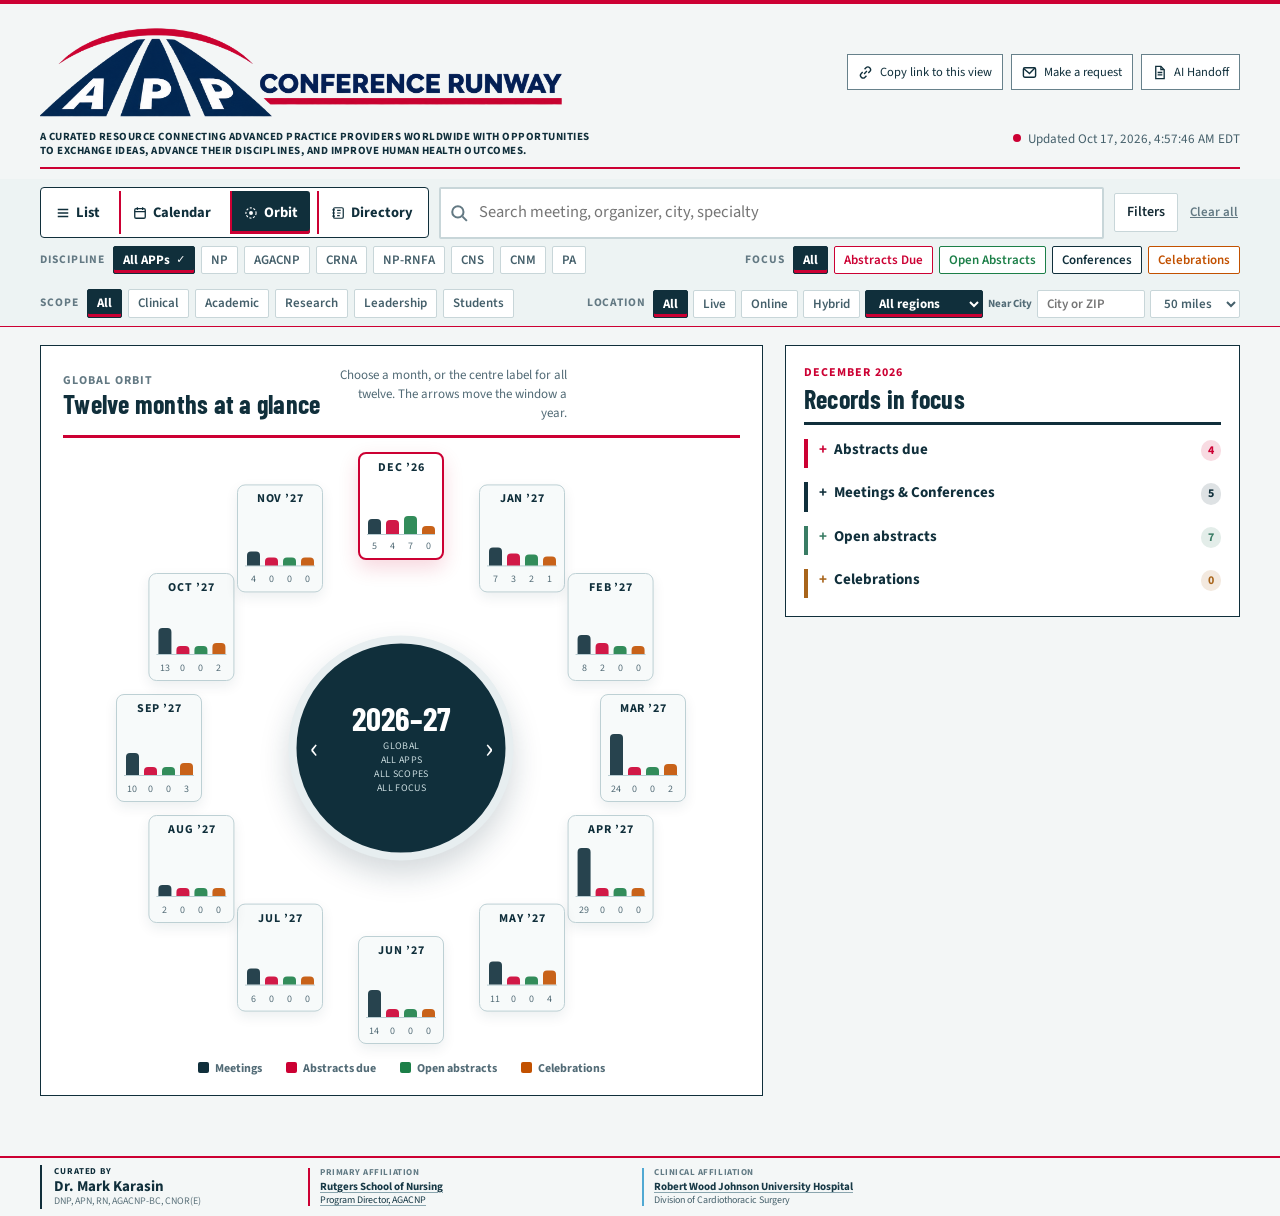
<file: production/index.html>
<!doctype html>
<html lang="en">
<head>
<meta charset="utf-8">
<meta name="viewport" content="width=device-width,initial-scale=1,viewport-fit=cover">
<script src="assets/layout.js?v=20260924-3"></script>
<meta http-equiv="Content-Security-Policy" content="default-src 'self'; script-src 'self' https://static.cloudflareinsights.com; style-src 'self' 'unsafe-inline'; font-src 'self'; img-src 'self' data:; connect-src 'self'; manifest-src 'self'; base-uri 'none'; form-action 'none'; object-src 'none'; upgrade-insecure-requests">
<meta name="referrer" content="strict-origin-when-cross-origin">
<meta name="color-scheme" content="light">
<meta name="robots" content="index, follow">
<meta name="google-site-verification" content="gQs4OPB35wVK8D6hh4Ct20EQiZF5WhLnuzXV-CKmjs4" />
<link rel="canonical" href="https://appconferencerunway.org/">
<title>APP Conference Runway</title>
<meta property="og:title" content="APP Conference Runway">
<meta property="og:description" content="Conferences, abstract deadlines, student and DNP venues for advanced practice providers, traced to the organizer and re-read by machine, with the price of attendance and door-to-door planning.">
<meta property="og:url" content="https://appconferencerunway.org/">
<meta property="og:type" content="website">
<meta name="description" content="Conferences, symposiums, abstract deadlines, student and DNP project opportunities, and celebration weeks for advanced practice providers, with organizer sources, the price of attendance and door-to-door planning.">
<meta name="theme-color" content="#102F3B">
<link rel="manifest" href="manifest.webmanifest?v=86ee656e">
<link rel="icon" href="favicon-app-v2.ico?v=77b6ea4e" sizes="any">
<link rel="icon" href="favicon-app-v2.svg?v=a54fc2e6" type="image/svg+xml">
<link rel="icon" href="favicon-app-v2-32.png?v=661bd95e" type="image/png" sizes="32x32">
<link rel="apple-touch-icon" href="apple-touch-icon-app-v2.png?v=ff46de7a" sizes="180x180">
<link rel="mask-icon" href="safari-pinned-tab-app-v2.svg?v=1eb02501" color="#CC0033">
<link rel="stylesheet" href="assets/app.css?v=org-20261017-15">
</head>
<body>
<div class="layout-strip"><button type="button" class="layout-toggle" data-act="layout"></button></div>
<a class="skip" href="#view">Skip to meetings</a>
<header class="wrap mast">
  <div class="titlerow">
    <h1 class="brand-heading"><a class="home brand-link" href="./" title="Back to the landing page"><img class="brand-logo" src="assets/app-conference-runway-logo.png" width="1870" height="355" alt="APP Conference Runway" decoding="async" fetchpriority="high"></a></h1>
    <div class="headactions">
      <button class="hbtn" data-act="copyview" title="Copy a link to exactly what you're looking at now"><svg viewBox="0 0 16 16" aria-hidden="true"><path d="M6.5 9.5l3-3M7 4.5l1.5-1.5a2.8 2.8 0 014 4L11 8.5M9 11.5L7.5 13a2.8 2.8 0 01-4-4L5 7.5" fill="none" stroke="currentColor" stroke-width="1.5"/></svg><span class="hb-long">Copy link to this view</span><span class="hb-short">Copy link</span></button>
      <a class="hbtn" data-request href="#"><svg viewBox="0 0 16 16" aria-hidden="true"><rect x="1.5" y="3" width="13" height="10" rx="1.5" fill="none" stroke="currentColor" stroke-width="1.5"/><path d="M2 4l6 5 6-6" fill="none" stroke="currentColor" stroke-width="1.5"/></svg><span class="hb-long">Make a request</span><span class="hb-short">Request</span></a>
      <a class="hbtn" href="ai-handoff.html" target="_blank" rel="noopener" title="How this site works, where its data comes from, how confidence and the indices are calculated, and how to challenge a record"><svg viewBox="0 0 16 16" aria-hidden="true"><path d="M4 1.5h5.5L13 5v9.5H4z" fill="none" stroke="currentColor" stroke-width="1.4"/><path d="M9.5 1.5V5H13M6 8h5M6 10.5h5" fill="none" stroke="currentColor" stroke-width="1.4"/></svg>AI Handoff</a>
      <p class="reqcap">Missing a meeting, or need something that would help you be your best? Email <a data-request href="#" data-request-address></a>.</p>
    </div>
  </div>
  <div class="ledeRow">
    <p class="lede">A curated resource connecting advanced practice providers worldwide with opportunities to exchange ideas, advance their disciplines, and improve human health outcomes.</p>
    <div class="updated header-updated" id="updated"></div>
  </div>
  <div class="strip" aria-hidden="true"></div>

  <section class="spotlight" id="spotlight" aria-label="Current APP recognition" hidden></section>
</header>

<div class="bar">
  <div class="wrap">
    <!-- Views sit beside the search box; Focus aligns with Discipline; Location aligns with Scope. -->
    <div class="row1">
      <div class="viewtools" id="viewtools"></div>
      <label class="search" for="q"><span class="sr">Search meetings</span><svg viewBox="0 0 16 16" aria-hidden="true"><circle cx="7" cy="7" r="5" fill="none" stroke="currentColor" stroke-width="1.8"/><path d="M11 11l4 4" stroke="currentColor" stroke-width="1.8"/></svg><input id="q" type="search" placeholder="Search meeting, organizer, city, specialty" autocomplete="off"></label>
      <button class="btn more-filters" id="fbtn" data-act="filters" aria-expanded="false" aria-controls="filters">Filters</button>
      <button class="linkbtn row-clear" data-act="clear">Clear all</button>
    </div>
    <div class="quickaxes">
      <div class="quickprof" id="quickprof" role="group" aria-label="Filter by discipline; multiple selections allowed"></div>
      <div class="quickfocus" id="quickfocus" role="group" aria-label="Focus on one record type"></div>
    </div>
    <div class="row2">
      <div class="quickscope" id="quickscope" role="group" aria-label="Filter by scope; multiple selections allowed"></div>
      <div class="geoquick" id="geoquick" aria-label="Filter by location"></div>
    </div>
    <div class="filters" id="filters"></div>
    <p class="summary sr" id="summary" aria-live="polite"></p>
  </div>
</div>

<main class="wrap">
  <div class="view" id="view" tabindex="-1" aria-label="Conference records"><div class="empty">Loading meetings…</div></div>
</main>

<footer>
  <div class="wrap foot">
    <section class="curator" aria-label="Curator">
      <p class="curated-line">Curated by</p>
      <p class="who"><a id="curator" href="https://appconferencerunway.org/" aria-label="Dr. Mark Karasin, APP Conference Runway"></a></p>
      <p class="credentials" id="credentials"></p>
      <ul class="roles" id="roles"></ul>
      <div class="partners" id="partners"></div>

    </section>

  </div>
</footer>

<dialog id="dlg" aria-label="Meeting details"></dialog>
<script src="assets/config.js?v=org-20261017-15"></script>
<script src="assets/footer.js?v=20260924-8"></script>
<script src="assets/daily-status.js?v=20261017-1"></script>
<script src="assets/app.js?v=org-20261017-15"></script>
<script src="assets/plan.js?v=org-20260926-3"></script>
<script src="assets/header-layout.js?v=20261017-2"></script>
</body>
</html>
</file>
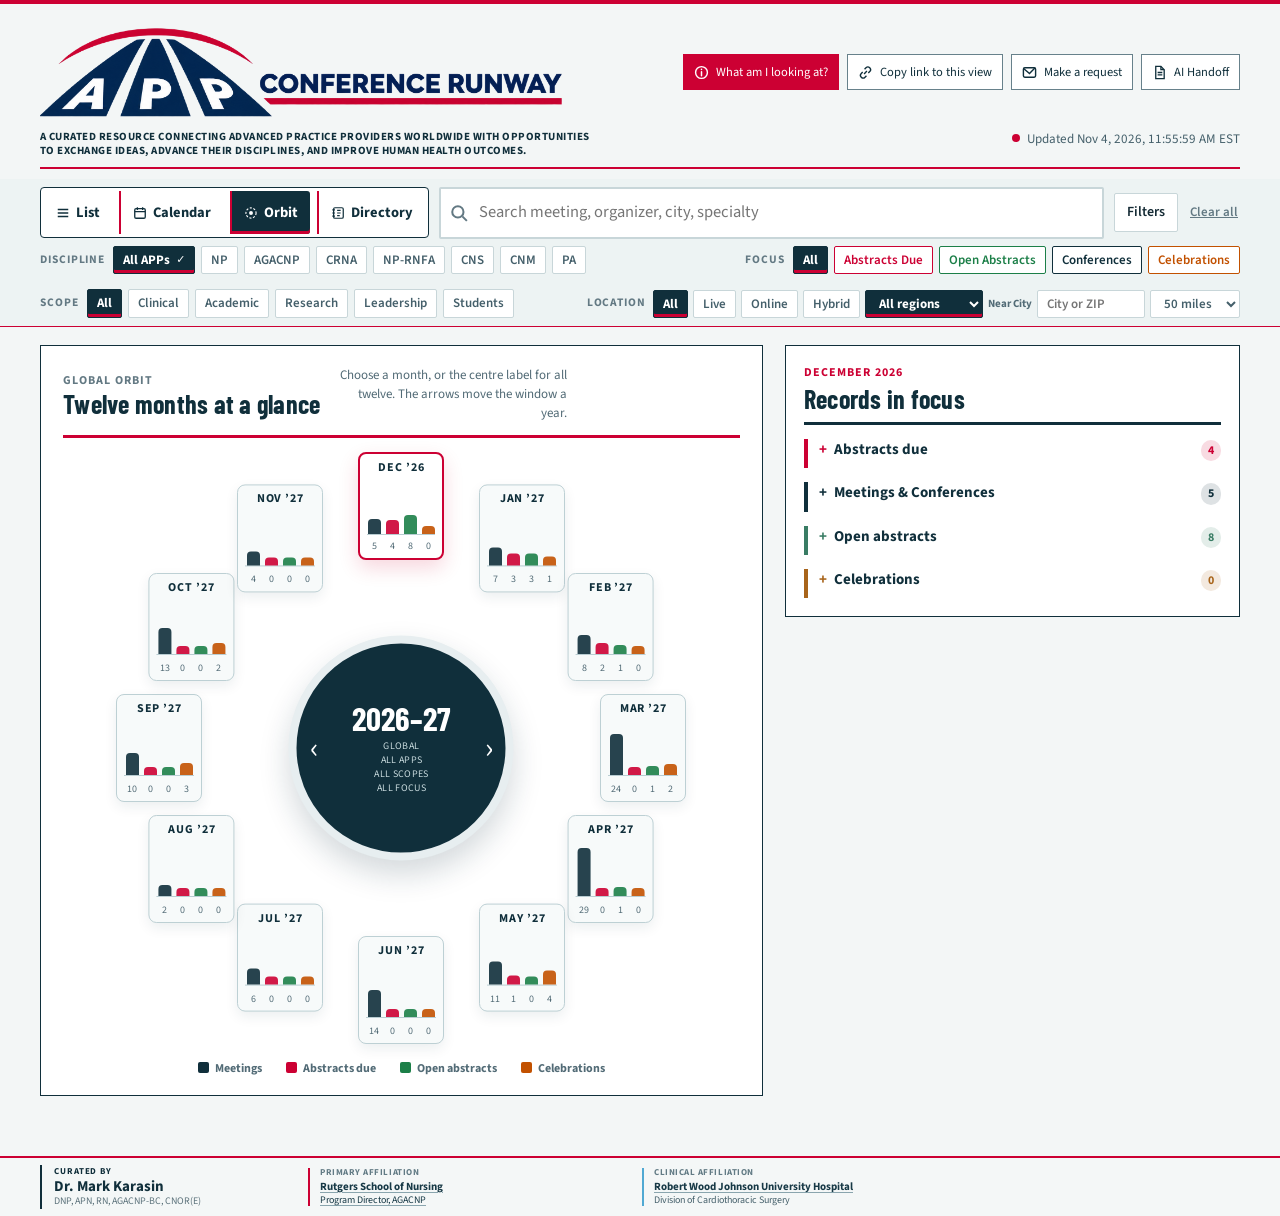
<file: site/index.html>
<!doctype html>
<html lang="en">
<head>
<meta charset="utf-8">
<meta name="viewport" content="width=device-width,initial-scale=1,viewport-fit=cover">
<script src="assets/layout.js?v=20260924-3"></script>
<meta http-equiv="Content-Security-Policy" content="default-src 'self'; script-src 'self' https://static.cloudflareinsights.com; style-src 'self' 'unsafe-inline'; font-src 'self'; img-src 'self' data:; connect-src 'self'; manifest-src 'self'; base-uri 'none'; form-action 'none'; object-src 'none'; upgrade-insecure-requests">
<meta name="referrer" content="strict-origin-when-cross-origin">
<meta name="color-scheme" content="light">
<meta name="robots" content="index, follow">
<meta name="google-site-verification" content="gQs4OPB35wVK8D6hh4Ct20EQiZF5WhLnuzXV-CKmjs4" />
<link rel="canonical" href="https://appconferencerunway.org/">
<title>APP Conference Runway</title>
<meta property="og:title" content="APP Conference Runway">
<meta property="og:description" content="Conferences, abstract deadlines, student and DNP venues for advanced practice providers, traced to the organizer and re-read by machine, with the price of attendance and door-to-door planning.">
<meta property="og:url" content="https://appconferencerunway.org/">
<meta property="og:type" content="website">
<meta name="description" content="Conferences, symposiums, abstract deadlines, student and DNP project opportunities, and celebration weeks for advanced practice providers, with organizer sources, the price of attendance and door-to-door planning.">
<meta name="theme-color" content="#102F3B">
<link rel="manifest" href="manifest.webmanifest?v=86ee656e">
<link rel="icon" href="favicon-app-v2.ico?v=77b6ea4e" sizes="any">
<link rel="icon" href="favicon-app-v2.svg?v=a54fc2e6" type="image/svg+xml">
<link rel="icon" href="favicon-app-v2-32.png?v=661bd95e" type="image/png" sizes="32x32">
<link rel="apple-touch-icon" href="apple-touch-icon-app-v2.png?v=ff46de7a" sizes="180x180">
<link rel="mask-icon" href="safari-pinned-tab-app-v2.svg?v=1eb02501" color="#CC0033">
<link rel="stylesheet" href="assets/app.css?v=20261019-1">
</head>
<body>
<div class="layout-strip"><button type="button" class="layout-toggle" data-act="layout"></button></div>
<a class="skip" href="#view">Skip to meetings</a>
<header class="wrap mast">
  <div class="titlerow">
    <h1 class="brand-heading"><a class="home brand-link" href="./" title="Back to the landing page"><img class="brand-logo" src="assets/app-conference-runway-logo.png" width="1870" height="355" alt="APP Conference Runway" decoding="async" fetchpriority="high"></a></h1>
    <div class="headactions">
      <button type="button" class="hbtn hbtn-about" data-about-open aria-haspopup="dialog" aria-controls="about" title="A one-minute orientation: what this site is, how to move through it, and how to read a record"><svg viewBox="0 0 16 16" aria-hidden="true"><circle cx="8" cy="8" r="6.3" fill="none" stroke="currentColor" stroke-width="1.5"/><path d="M8 7.2v4.3M8 4.6v.2" fill="none" stroke="currentColor" stroke-width="1.6" stroke-linecap="round"/></svg>What am I looking at?</button>
      <button class="hbtn" data-act="copyview" title="Copy a link to exactly what you're looking at now"><svg viewBox="0 0 16 16" aria-hidden="true"><path d="M6.5 9.5l3-3M7 4.5l1.5-1.5a2.8 2.8 0 014 4L11 8.5M9 11.5L7.5 13a2.8 2.8 0 01-4-4L5 7.5" fill="none" stroke="currentColor" stroke-width="1.5"/></svg><span class="hb-long">Copy link to this view</span><span class="hb-short">Copy link</span></button>
      <a class="hbtn" data-request href="#"><svg viewBox="0 0 16 16" aria-hidden="true"><rect x="1.5" y="3" width="13" height="10" rx="1.5" fill="none" stroke="currentColor" stroke-width="1.5"/><path d="M2 4l6 5 6-6" fill="none" stroke="currentColor" stroke-width="1.5"/></svg><span class="hb-long">Make a request</span><span class="hb-short">Request</span></a>
      <a class="hbtn" href="ai-handoff.html" target="_blank" rel="noopener" title="How this site works, where its data comes from, how confidence and the indices are calculated, and how to challenge a record"><svg viewBox="0 0 16 16" aria-hidden="true"><path d="M4 1.5h5.5L13 5v9.5H4z" fill="none" stroke="currentColor" stroke-width="1.4"/><path d="M9.5 1.5V5H13M6 8h5M6 10.5h5" fill="none" stroke="currentColor" stroke-width="1.4"/></svg>AI Handoff</a>
      <p class="reqcap">Missing a meeting, or need something that would help you be your best? Email <a data-request href="#" data-request-address></a>.</p>
    </div>
  </div>
  <div class="ledeRow">
    <p class="lede">A curated resource connecting advanced practice providers worldwide with opportunities to exchange ideas, advance their disciplines, and improve human health outcomes.</p>
    <div class="updated header-updated" id="updated"></div>
  </div>
  <div class="strip" aria-hidden="true"></div>

  <section class="spotlight" id="spotlight" aria-label="Current APP recognition" hidden></section>
</header>

<div class="bar">
  <div class="wrap">
    <!-- Views sit beside the search box; Focus aligns with Discipline; Location aligns with Scope. -->
    <div class="row1">
      <div class="viewtools" id="viewtools"></div>
      <label class="search" for="q"><span class="sr">Search meetings</span><svg viewBox="0 0 16 16" aria-hidden="true"><circle cx="7" cy="7" r="5" fill="none" stroke="currentColor" stroke-width="1.8"/><path d="M11 11l4 4" stroke="currentColor" stroke-width="1.8"/></svg><input id="q" type="search" placeholder="Search meeting, organizer, city, specialty" autocomplete="off"></label>
      <button class="btn more-filters" id="fbtn" data-act="filters" aria-expanded="false" aria-controls="filters">Filters</button>
      <button class="linkbtn row-clear" data-act="clear">Clear all</button>
    </div>
    <div class="quickaxes">
      <div class="quickprof" id="quickprof" role="group" aria-label="Filter by discipline; multiple selections allowed"></div>
      <div class="quickfocus" id="quickfocus" role="group" aria-label="Focus on one record type"></div>
    </div>
    <div class="row2">
      <div class="quickscope" id="quickscope" role="group" aria-label="Filter by scope; multiple selections allowed"></div>
      <div class="geoquick" id="geoquick" aria-label="Filter by location"></div>
    </div>
    <div class="filters" id="filters"></div>
    <p class="summary sr" id="summary" aria-live="polite"></p>
  </div>
</div>

<main class="wrap">
  <div class="view" id="view" tabindex="-1" aria-label="Conference records"><div class="empty">Loading meetings…</div></div>
</main>

<footer>
  <div class="wrap foot">
    <section class="curator" aria-label="Curator">
      <p class="curated-line">Curated by</p>
      <p class="who"><a id="curator" href="https://appconferencerunway.org/" aria-label="Dr. Mark Karasin, APP Conference Runway"></a></p>
      <p class="credentials" id="credentials"></p>
      <ul class="roles" id="roles"></ul>
      <div class="partners" id="partners"></div>

    </section>

  </div>
</footer>

<dialog id="dlg" aria-label="Meeting details"></dialog>
<dialog id="about" aria-labelledby="aboutTitle">
  <div class="dlg about-dlg">
    <button type="button" class="x" data-about-close aria-label="Close">×</button>
    <header><h3 id="aboutTitle">What am I looking at?</h3></header>
    <div class="about-body">
      <h4>What this is</h4>
      <p>A source-traced calendar of conferences, abstract deadlines, student and DNP project venues, and celebration weeks for advanced practice providers: NPs, PAs, CRNAs, CNSs and CNMs. Every upcoming dated entry links to the organizer's own material and quotes the wording its date came from. It is global in scope and incomplete by design; its reach is measured, not assumed.</p>
      <h4>How to move</h4>
      <p>Four views of the same filtered records: <b>Orbit</b> (the landing view: twelve months with the count of each record type; the arrows move a year), <b>List</b> (upcoming records by month), <b>Calendar</b> (a month grid) and <b>Directory</b> (every recurring series with its history). Narrow with <b>Discipline</b>, <b>Focus</b> (one record type at a time), <b>Scope</b>, <b>Location</b> (Near City takes a ZIP code or a place such as "Portland ME") and search. Every view is a shareable link: <b>Copy link</b>.</p>
      <h4>Reading a record</h4>
      <p>Color is the record type: meeting, abstract call or celebration. Badges are disciplines. Each record carries its source link and the organizer's quoted wording. A record that passed its nightly check carries no label; otherwise it says <b>Save the date</b>, <b>Set by rule</b>, <b>Recorded when published</b>, <b>Expected month</b> or <b>Not re-checked</b>.</p>
      <h4>The header stamps</h4>
      <p><b>Updated</b> is when the nightly check last re-read the organizers' pages. The daily source check is scheduled for 4 a.m. Eastern. The dot beside it is green when the latest daily update finished and published, amber while one is in progress, and red when an update is overdue.</p>
      <h4>Before you act</h4>
      <p>Confirm details with the organizer before registering, submitting or booking travel. Missing a meeting? <a data-request href="#">Make a request</a>. How the site was built, and how to check or challenge it: the <a href="ai-handoff.html" target="_blank" rel="noopener">AI Handoff</a>.</p>
    </div>
  </div>
</dialog>
<script src="assets/config.js?v=org-20261017-15"></script>
<script src="assets/footer.js?v=20260924-8"></script>
<script src="assets/daily-status.js?v=20261019-1"></script>
<script src="assets/app.js?v=org-20261017-15"></script>
<script src="assets/plan.js?v=org-20260926-3"></script>
<script src="assets/header-layout.js?v=20261017-2"></script>
<script src="assets/about.js?v=20261019-1"></script>
</body>
</html>
</file>
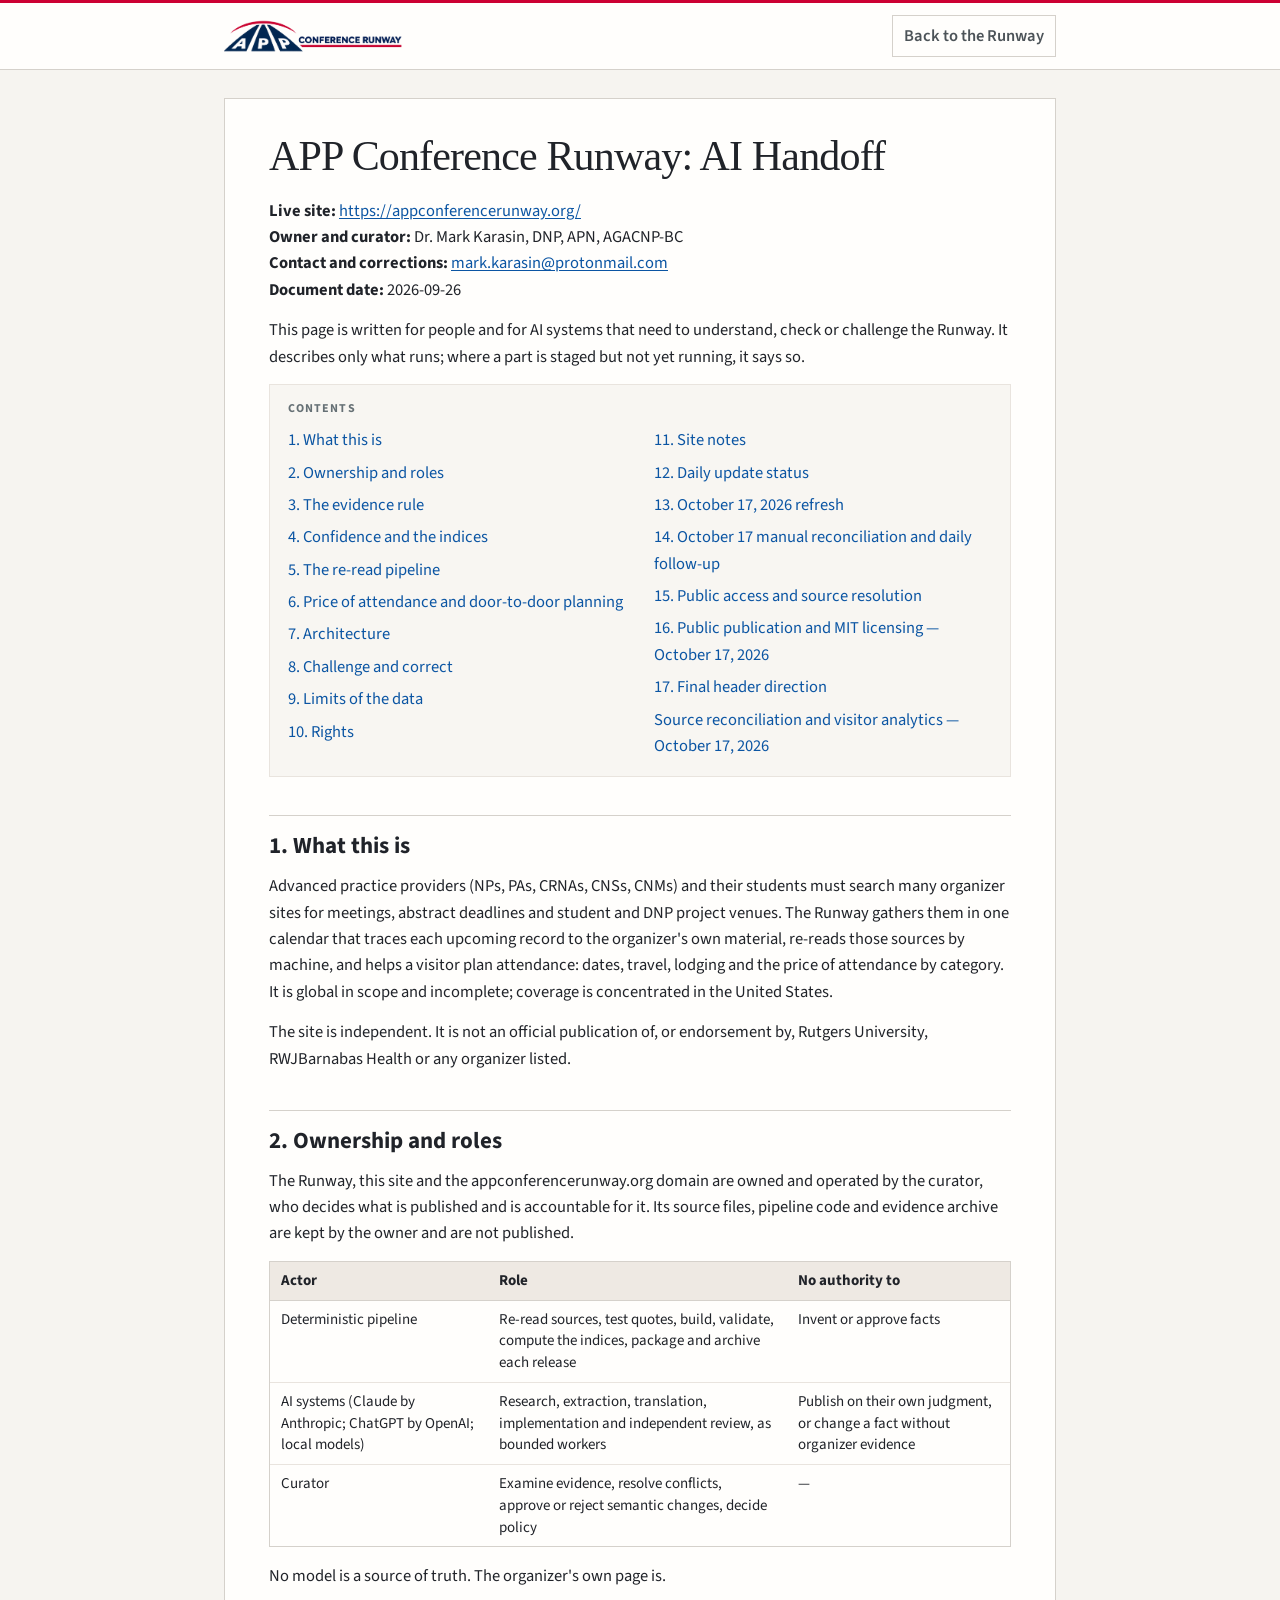
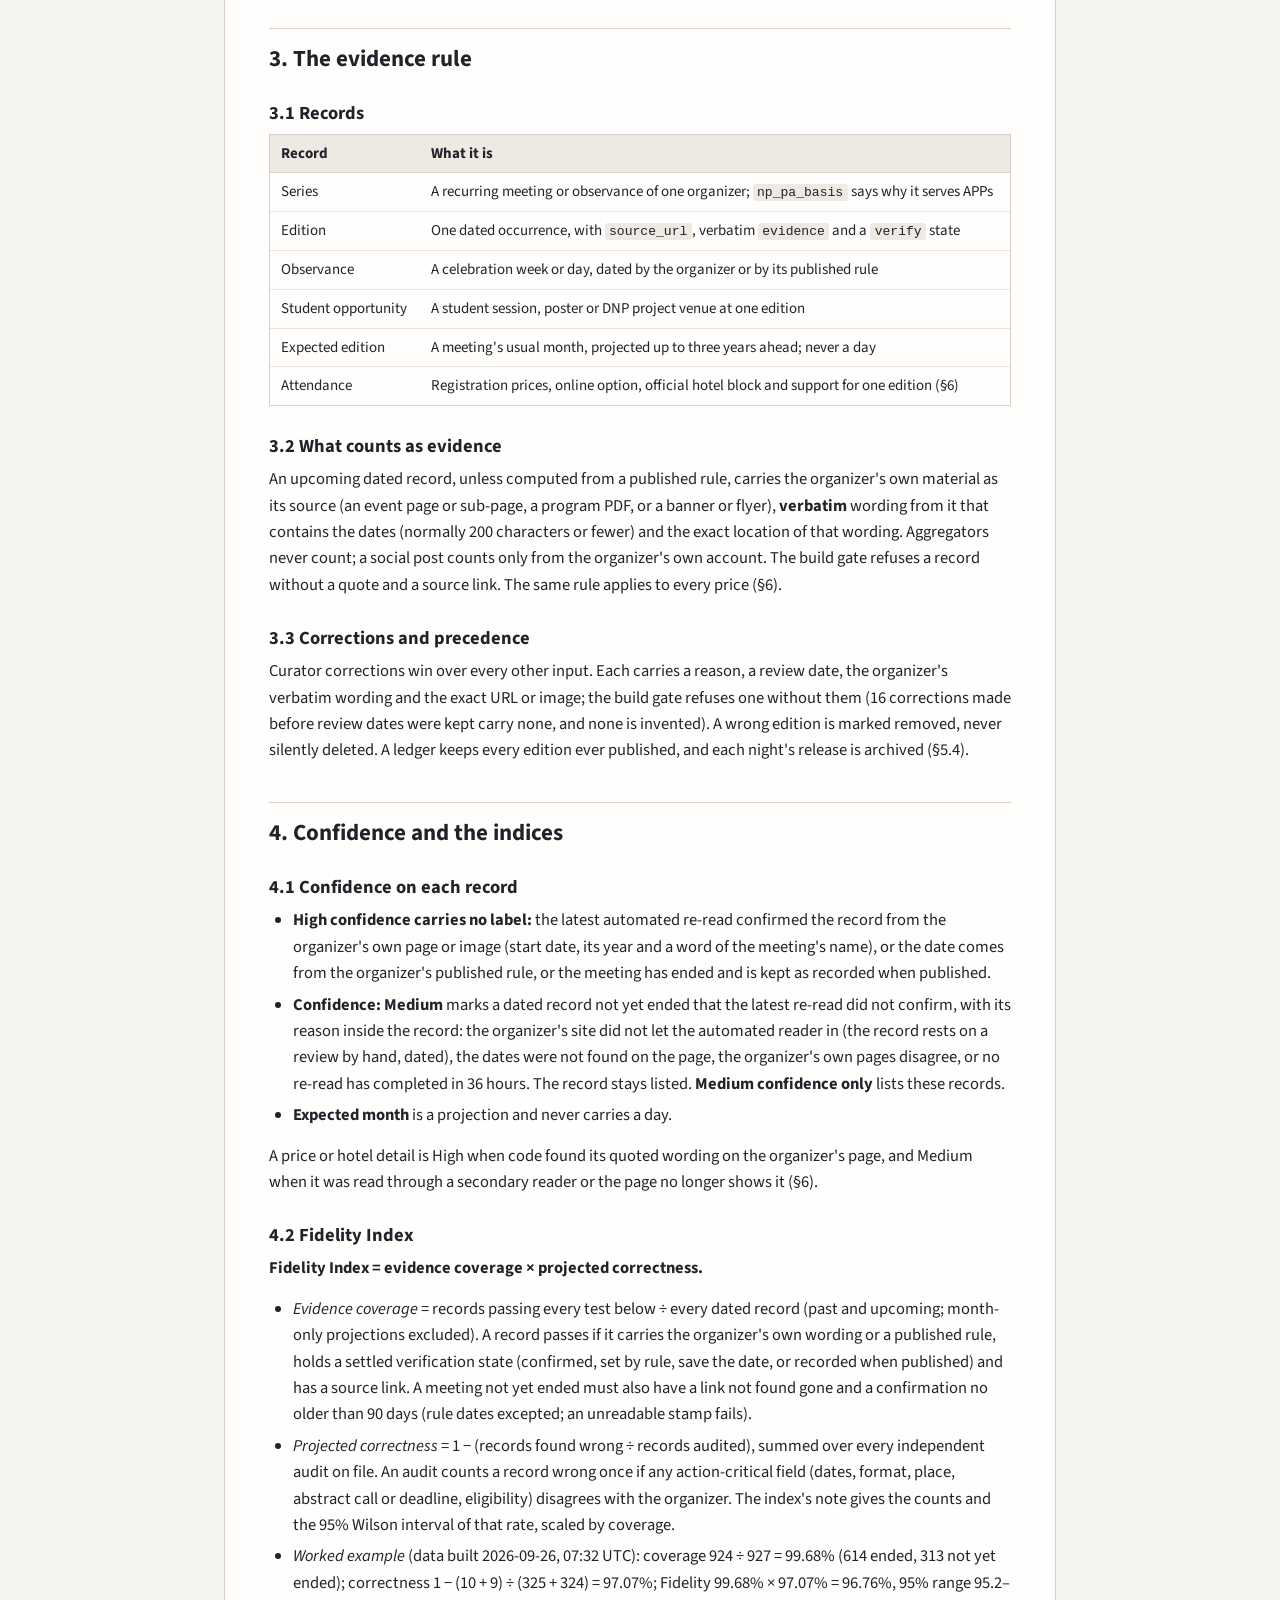
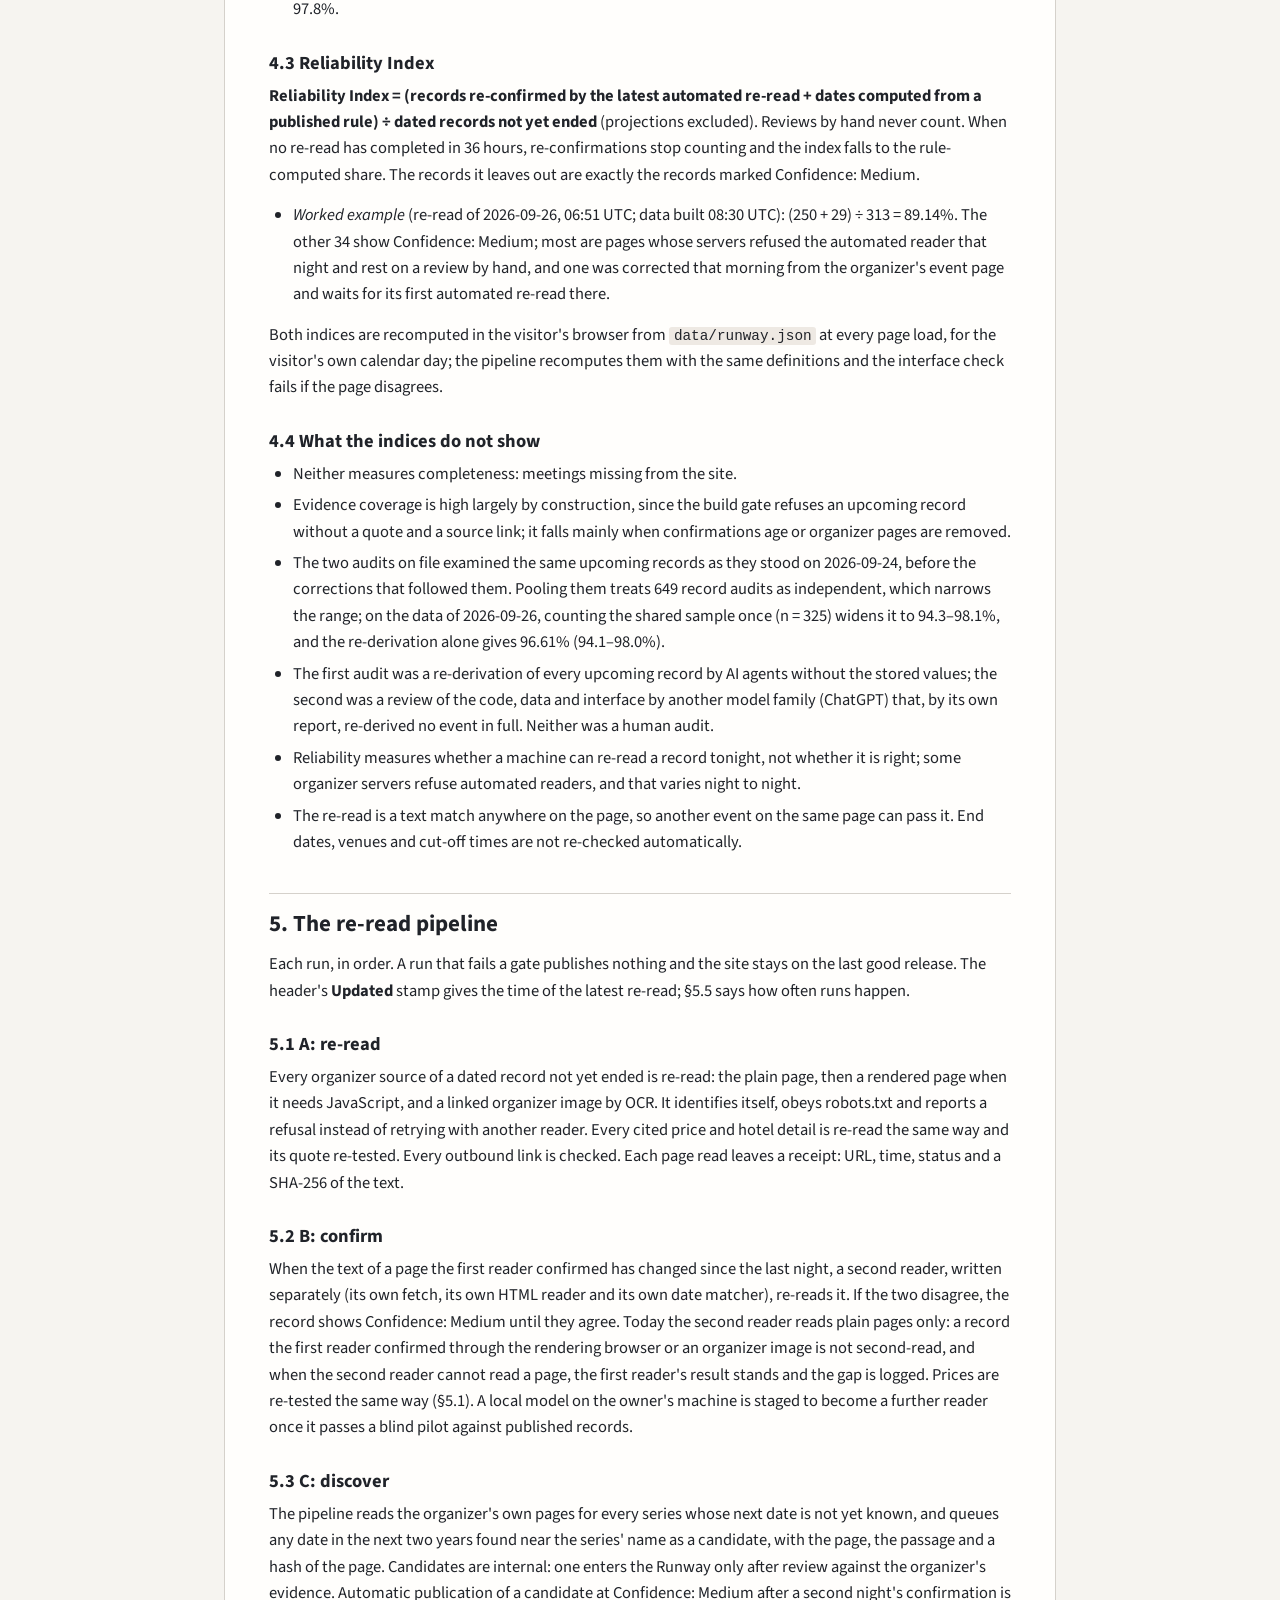
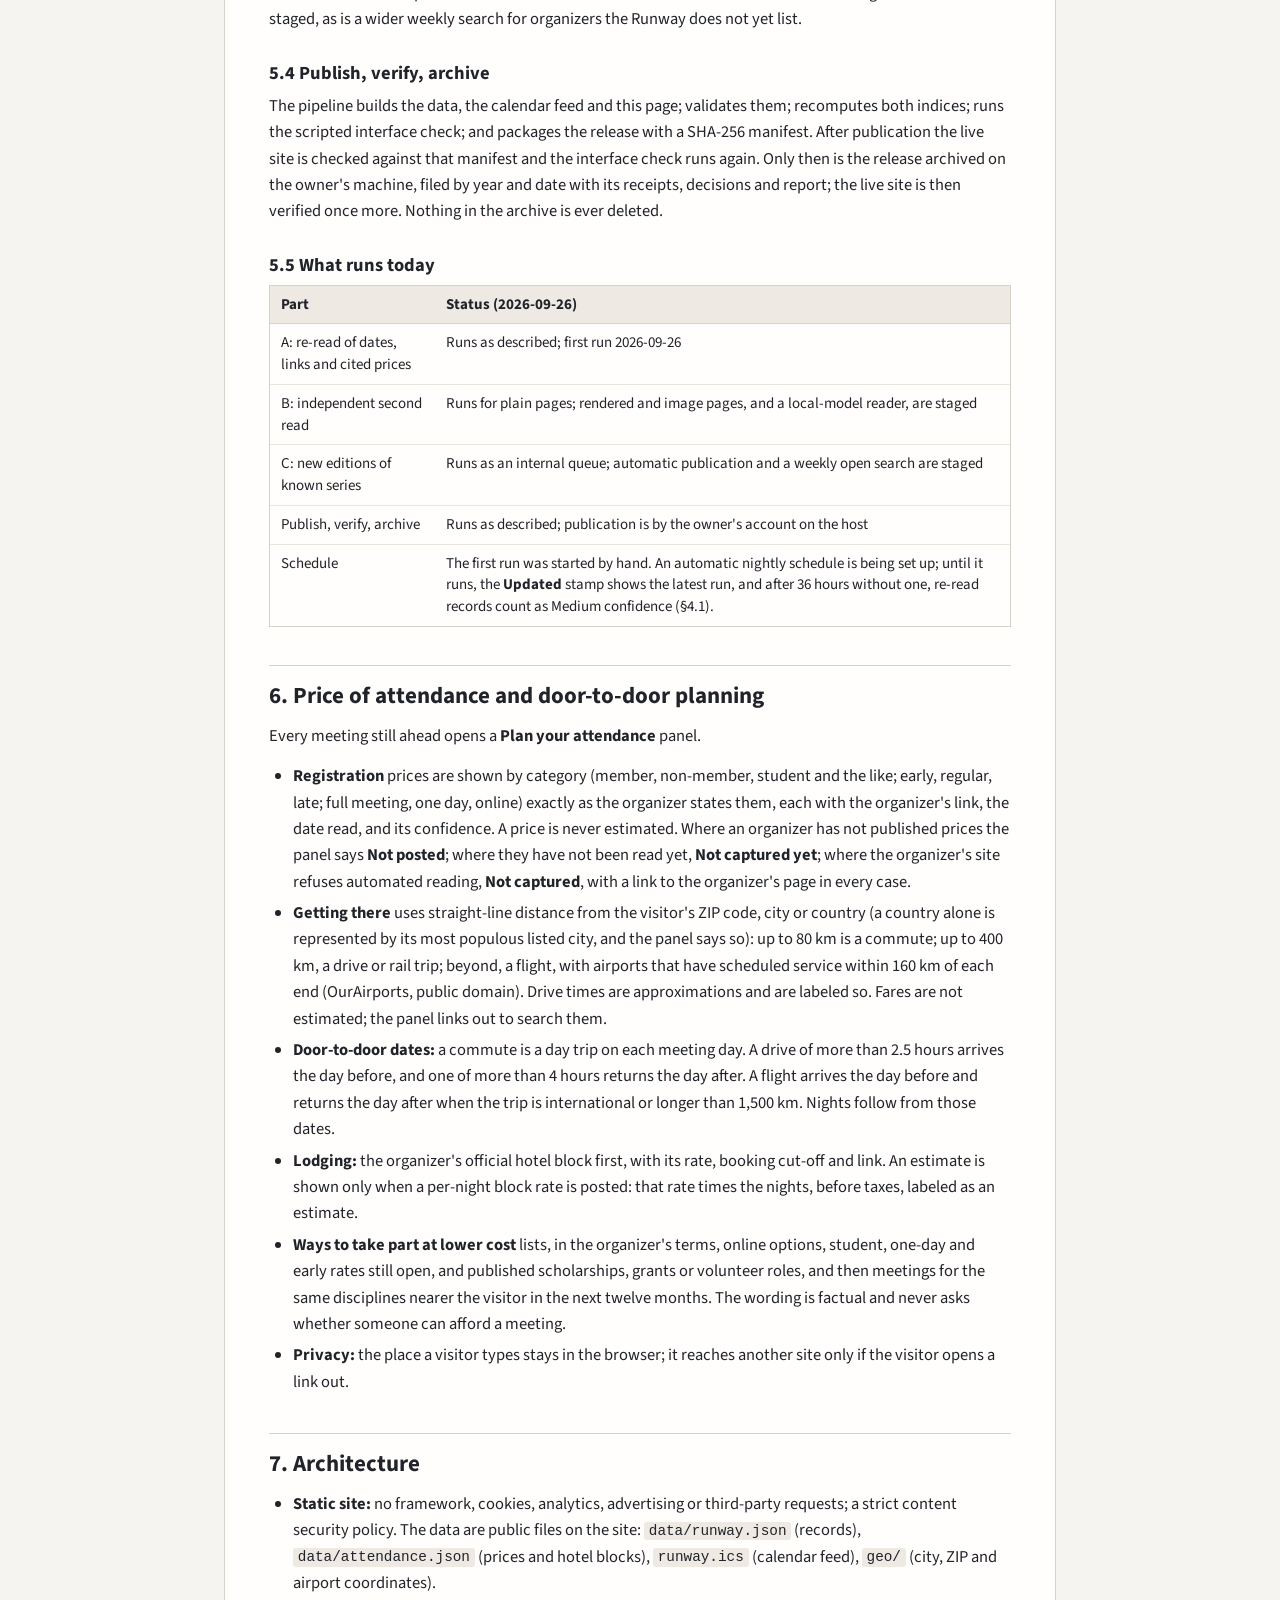
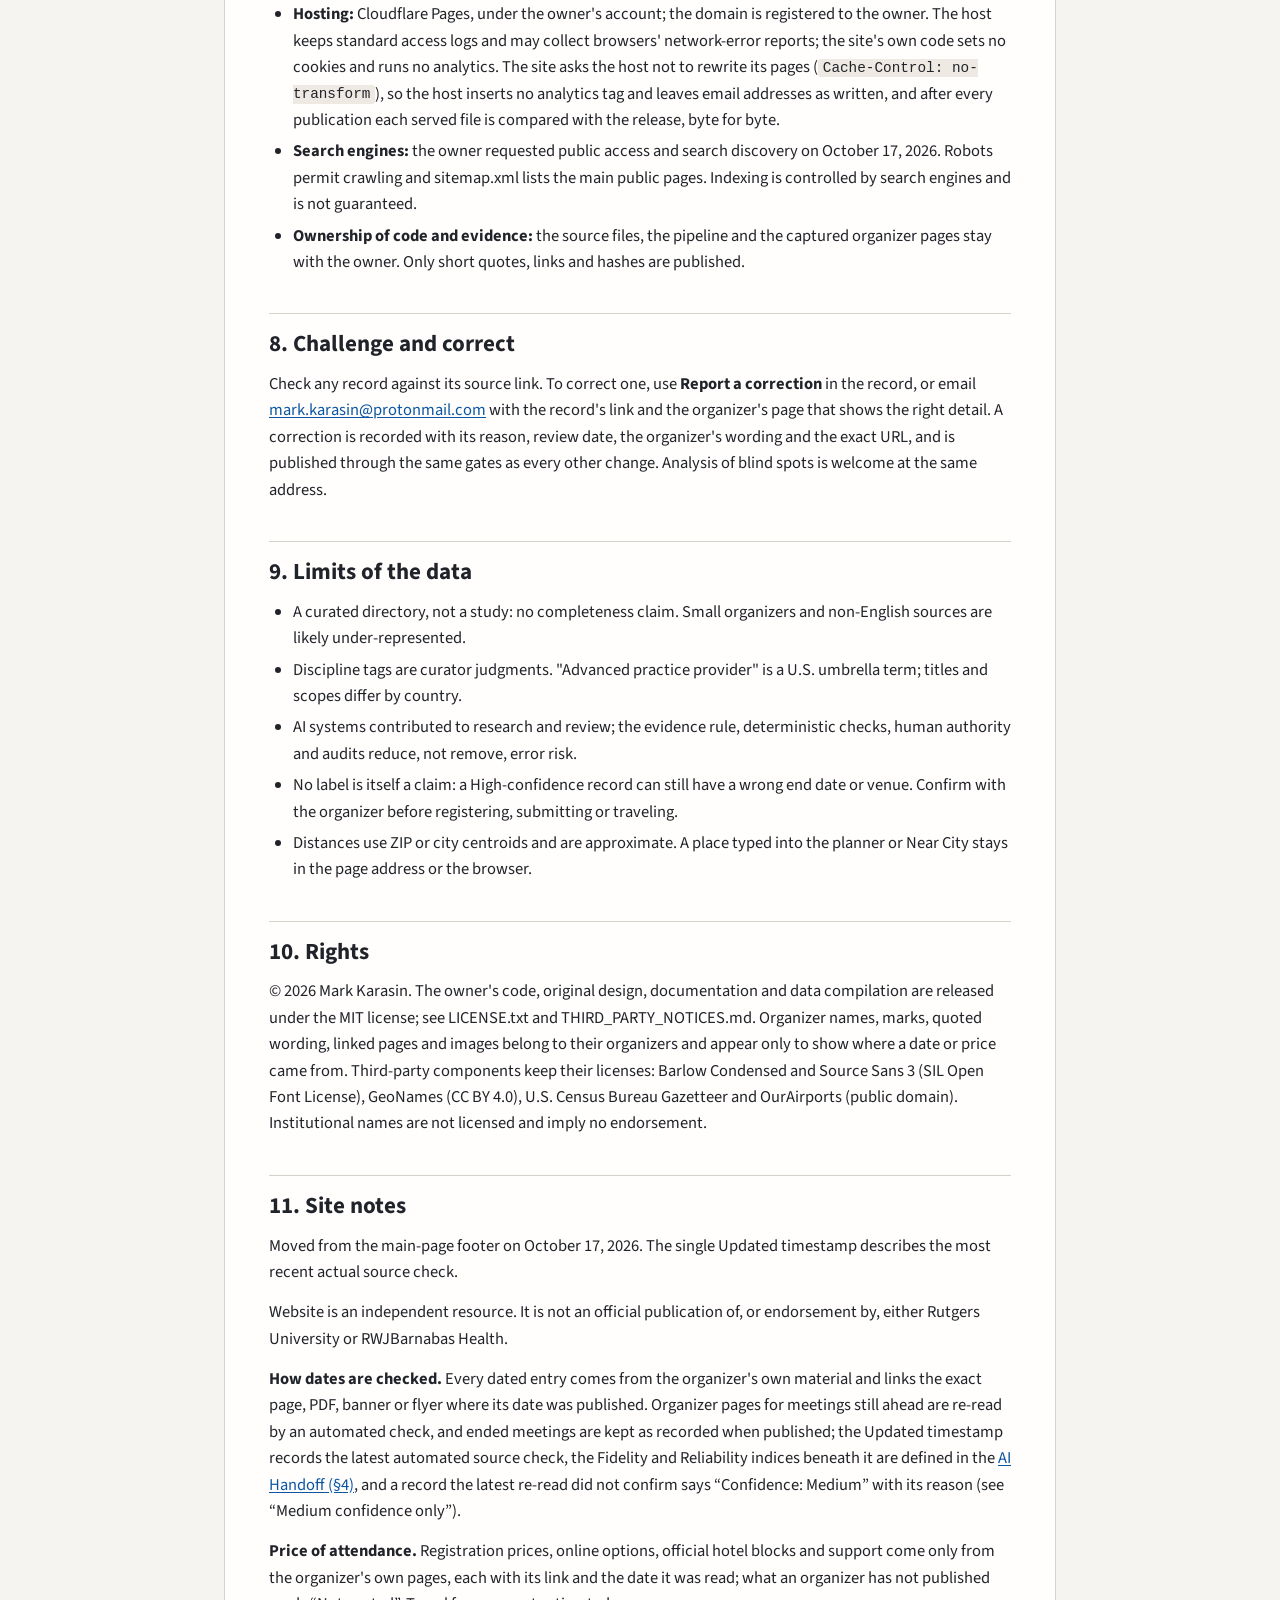
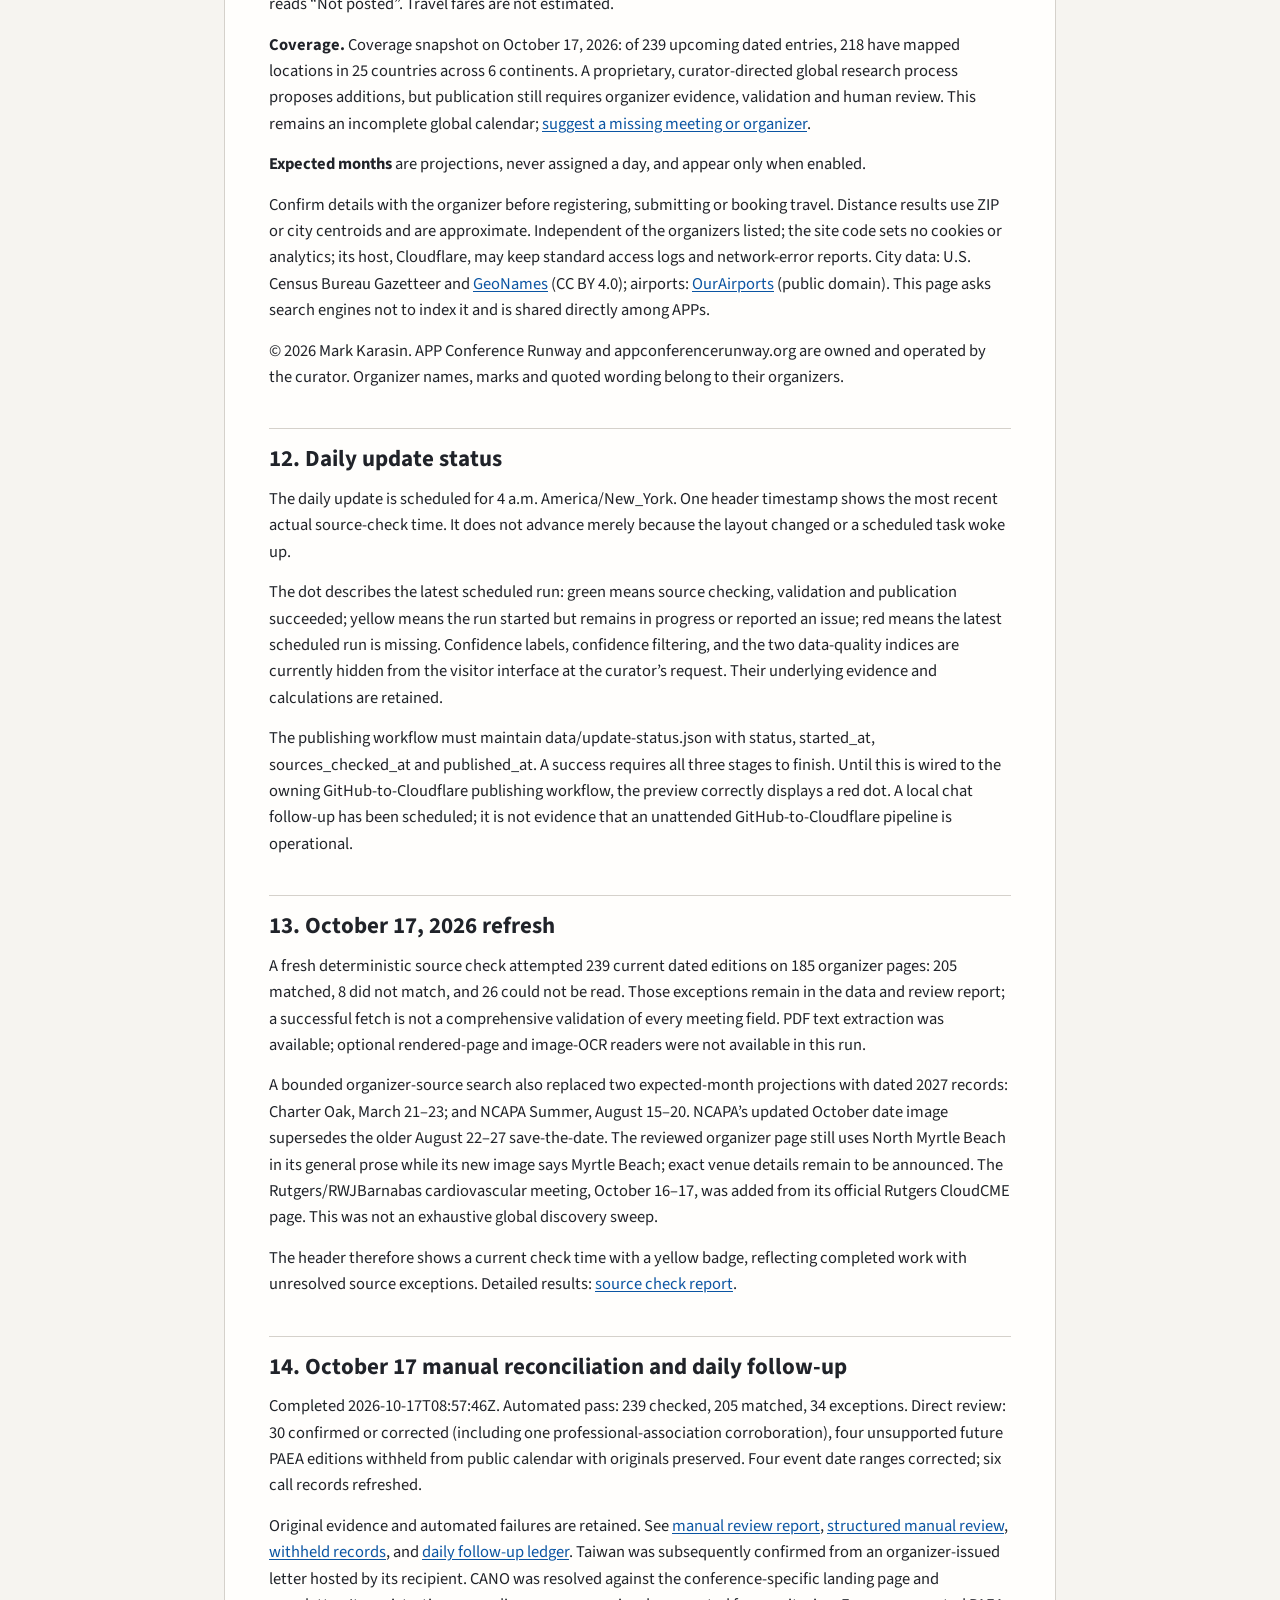
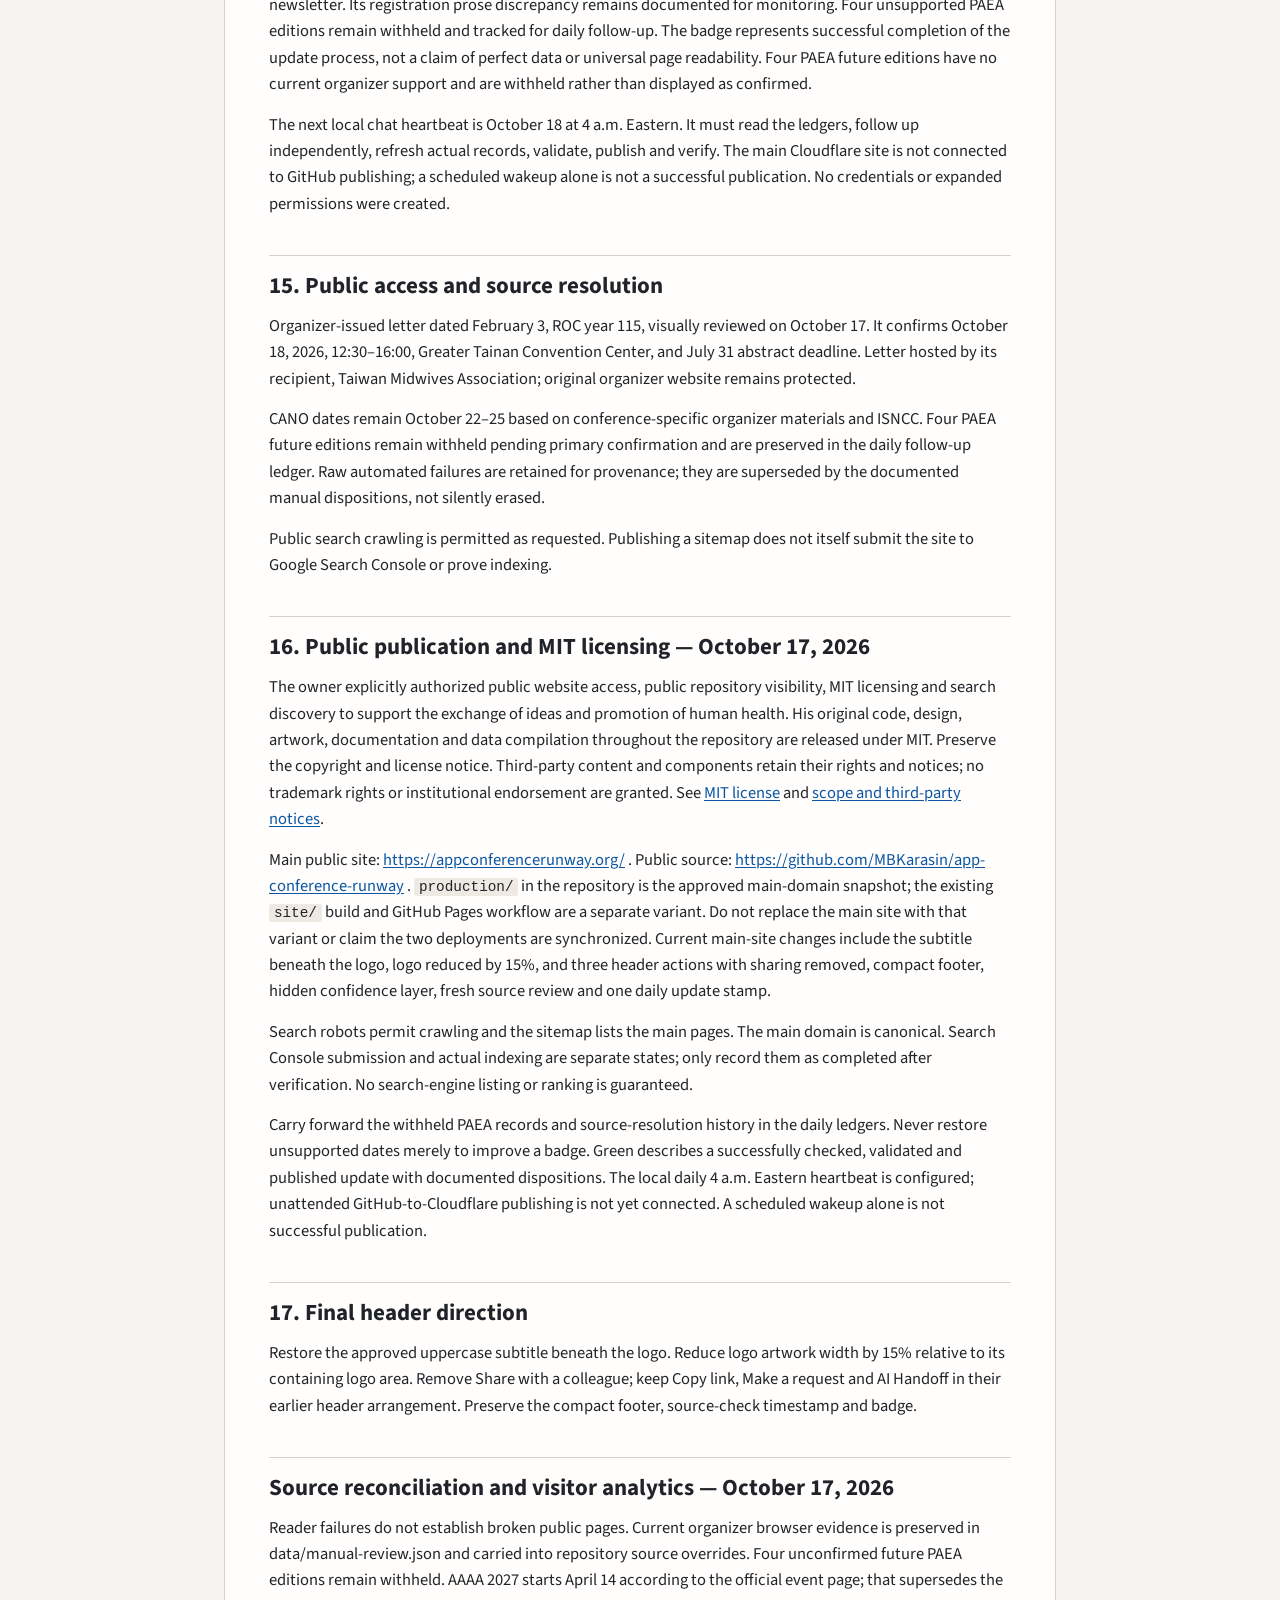
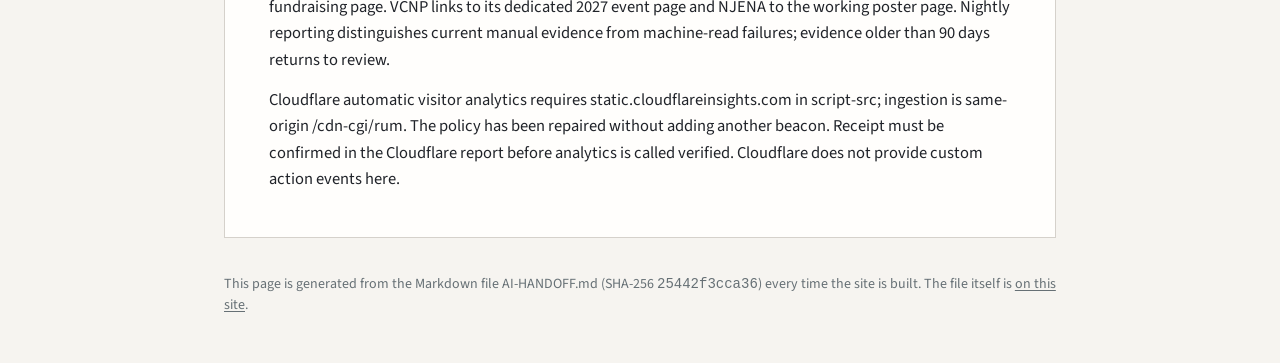
<file: production/ai-handoff.html>
<!doctype html>
<html lang="en">
<head>
<meta charset="utf-8">
<meta name="viewport" content="width=device-width,initial-scale=1,viewport-fit=cover">
<meta http-equiv="Content-Security-Policy" content="default-src 'none'; style-src 'unsafe-inline'; font-src 'self'; img-src 'self' data:; manifest-src 'self'; base-uri 'none'; form-action 'none'; object-src 'none'; upgrade-insecure-requests">
<meta name="referrer" content="strict-origin-when-cross-origin">
<meta name="color-scheme" content="light">
<meta name="robots" content="index, follow">
<meta name="handoff-source-sha256" content="25442f3cca36be6857a1926b53087002a9dd84fa05fb1b95f2ed5b3c1de2633e">
<title>AI Handoff · APP Conference Runway</title>
<meta name="description" content="How the APP Conference Runway was built, where its data comes from, and how to reproduce or challenge it.">
<meta name="theme-color" content="#102F3B">
<link rel="manifest" href="manifest.webmanifest?v=86ee656e">
<link rel="icon" href="favicon-app-v2.ico?v=77b6ea4e" sizes="any">
<link rel="icon" href="favicon-app-v2.svg?v=a54fc2e6" type="image/svg+xml">
<link rel="icon" href="favicon-app-v2-32.png?v=661bd95e" type="image/png" sizes="32x32">
<link rel="apple-touch-icon" href="apple-touch-icon-app-v2.png?v=ff46de7a" sizes="180x180">
<link rel="mask-icon" href="safari-pinned-tab-app-v2.svg?v=1eb02501" color="#CC0033">
<style>
@font-face{font-family:"Source Sans 3";font-weight:400;font-display:swap;src:url(fonts/source-sans-3-latin-400-normal.woff2) format("woff2")}
@font-face{font-family:"Source Sans 3";font-weight:400;font-style:italic;font-display:swap;src:url(fonts/source-sans-3-latin-400-italic.woff2) format("woff2")}
@font-face{font-family:"Source Sans 3";font-weight:600;font-display:swap;src:url(fonts/source-sans-3-latin-600-normal.woff2) format("woff2")}
@font-face{font-family:"Source Sans 3";font-weight:700;font-display:swap;src:url(fonts/source-sans-3-latin-700-normal.woff2) format("woff2")}
:root{--ground:#F6F4F0;--surface:#FFFEFC;--sunk:#EEE9E3;--ink:#202329;--ink-2:#4C5358;--ink-3:#667075;--rule:#D5D1CB;--rule-soft:#E9E4DE;--scarlet:#CC0033;--link:#0B55A3;--focus:#1B62BD;color-scheme:light}
*{box-sizing:border-box}
html{-webkit-text-size-adjust:100%;scroll-padding-top:12px}
body{margin:0;background:var(--ground);color:var(--ink);font:16.5px/1.6 "Source Sans 3","Segoe UI",system-ui,-apple-system,sans-serif;border-top:3px solid var(--scarlet);-webkit-font-smoothing:antialiased}
a{color:var(--link);text-underline-offset:2px}
:focus-visible{outline:2px solid var(--focus);outline-offset:2px}
.skip{position:absolute;z-index:10;left:16px;top:-60px;background:var(--ink);color:#fff;padding:8px 12px;font-weight:700}
.skip:focus{top:0}
.wrap{max-width:880px;margin:0 auto;padding-inline:24px}
.top{background:var(--surface);border-bottom:1px solid var(--rule)}
.top .wrap{display:flex;align-items:center;justify-content:space-between;gap:16px;padding-block:12px}
.home{display:block;min-width:0}
.home img{display:block;height:34px;width:auto;max-width:100%}
.back{flex:none;color:var(--ink-2);font-weight:600;text-decoration:none;border:1px solid var(--rule);padding:7px 11px;white-space:nowrap}
.back:hover{color:var(--ink);border-color:var(--ink-3)}
main{padding-block:28px 36px}
.doc{background:var(--surface);border:1px solid var(--rule);padding:34px 44px 30px;overflow-wrap:break-word}
.doc h1{font:400 clamp(30px,4.6vw,42px)/1.1 Georgia,"Times New Roman",serif;letter-spacing:-.02em;margin:0 0 18px}
.doc h2{font-size:23px;line-height:1.25;margin:38px 0 12px;padding-top:16px;border-top:1px solid var(--rule)}
.doc h3{font-size:18.5px;line-height:1.3;margin:28px 0 8px}
.doc h1,.doc h2,.doc h3,.doc h4{scroll-margin-top:12px}
.anchor{margin-left:.35em;color:var(--ink-3);text-decoration:none;font-weight:400;opacity:0}
h1:hover .anchor,h2:hover .anchor,h3:hover .anchor,h4:hover .anchor,.anchor:focus{opacity:1}
.doc p,.doc ul,.doc ol,.doc pre,.doc blockquote{margin:0 0 14px}
.doc ul,.doc ol{padding-left:1.45em}
.doc li{margin:5px 0}
.doc li>ul,.doc li>ol{margin:5px 0 0}
.doc li>p{margin:0 0 8px}
.doc a{overflow-wrap:anywhere}
.doc code{font:.87em/1.45 ui-monospace,SFMono-Regular,Menlo,Consolas,"Liberation Mono",monospace;background:var(--sunk);padding:.08em .34em;border-radius:3px;overflow-wrap:anywhere}
.doc pre{background:#F8F6F2;border:1px solid var(--rule-soft);padding:12px 14px;overflow-x:auto}
.doc pre code{background:none;padding:0;font-size:14px;overflow-wrap:normal;white-space:pre}
.doc blockquote{margin-left:0;padding:2px 0 2px 16px;border-left:3px solid var(--rule);color:var(--ink-2)}
.doc hr{border:0;border-top:1px solid var(--rule);margin:28px 0}
.doc img{max-width:100%;height:auto}
.table-wrap{overflow-x:auto;margin:0 0 16px;border:1px solid var(--rule)}
.doc table{border-collapse:collapse;width:100%;font-size:15px;line-height:1.45}
.doc th,.doc td{padding:8px 11px;text-align:left;vertical-align:top;border-bottom:1px solid var(--rule-soft)}
.doc th{background:var(--sunk);font-weight:700;border-bottom-color:var(--rule)}
.doc tbody tr:last-child td{border-bottom:0}
.toc{margin:0 0 8px;padding:14px 18px;background:#F8F6F2;border:1px solid var(--rule-soft)}
.toc p{margin:0 0 6px;font-size:12px;font-weight:700;letter-spacing:.09em;text-transform:uppercase;color:var(--ink-3)}
.toc ul{margin:0;padding:0;list-style:none;columns:2;column-gap:28px}
.toc li{margin:0;padding:3px 0;break-inside:avoid}
.toc a{text-decoration:none}
.toc a:hover{text-decoration:underline}
.foot{color:var(--ink-3);font-size:14px;line-height:1.5;padding-bottom:40px}
.foot p{margin:0 0 6px}
.foot a{color:inherit}
@media (max-width:640px){
  .wrap{padding-inline:16px}
  .top .wrap{padding-block:10px}
  .home img{height:26px}
  .back{padding:6px 9px;font-size:15px}
  main{padding-block:18px 26px}
  .doc{background:none;border:0;padding:0}
  .doc h2{font-size:21px;margin-top:32px}
  .toc{padding:12px 14px}
  .toc ul{columns:1}
  .doc table{font-size:14.5px}
  .doc th,.doc td{padding:7px 9px}
}
@media print{
  body{background:#fff;border:0}
  .top,.skip,.toc,.anchor{display:none}
  .doc{border:0;padding:0}
  .doc a{color:inherit}
}
</style>
</head>
<body>
<a class="skip" href="#doc">Skip to the handoff</a>
<header class="top"><div class="wrap">
<a class="home" href="./" title="The APP Conference Runway"><img src="assets/app-conference-runway-logo.png" width="1870" height="355" alt="APP Conference Runway" decoding="async"></a>
<a class="back" href="./">Back to the Runway</a>
</div></header>
<main class="wrap"><article class="doc" id="doc">
<h1 id="app-conference-runway-ai-handoff">APP Conference Runway: AI Handoff<a class="anchor" href="#app-conference-runway-ai-handoff" aria-label="Link to this section">#</a></h1>
<p><strong>Live site:</strong> <a href="https://appconferencerunway.org/">https://appconferencerunway.org/</a><br>
<strong>Owner and curator:</strong> Dr. Mark Karasin, DNP, APN, AGACNP-BC<br>
<strong>Contact and corrections:</strong> <a href="mailto:mark.karasin@protonmail.com">mark.karasin@protonmail.com</a><br>
<strong>Document date:</strong> 2026-09-26</p>
<p>This page is written for people and for AI systems that need to understand, check or challenge the Runway. It describes only what runs; where a part is staged but not yet running, it says so.</p>
<nav class="toc" aria-label="Contents">
<p>Contents</p>
<ul>
<li><a href="#1-what-this-is">1. What this is</a></li>
<li><a href="#2-ownership-and-roles">2. Ownership and roles</a></li>
<li><a href="#3-the-evidence-rule">3. The evidence rule</a></li>
<li><a href="#4-confidence-and-the-indices">4. Confidence and the indices</a></li>
<li><a href="#5-the-re-read-pipeline">5. The re-read pipeline</a></li>
<li><a href="#6-price-of-attendance-and-door-to-door-planning">6. Price of attendance and door-to-door planning</a></li>
<li><a href="#7-architecture">7. Architecture</a></li>
<li><a href="#8-challenge-and-correct">8. Challenge and correct</a></li>
<li><a href="#9-limits-of-the-data">9. Limits of the data</a></li>
<li><a href="#10-rights">10. Rights</a></li>
<li><a href="#11-site-notes">11. Site notes</a></li>
<li><a href="#12-daily-update-status">12. Daily update status</a></li>
<li><a href="#13-october-17-2026-refresh">13. October 17, 2026 refresh</a></li>
<li><a href="#14-october-17-manual-reconciliation-and-daily-follow-up">14. October 17 manual reconciliation and daily follow-up</a></li>
<li><a href="#15-public-access-and-source-resolution">15. Public access and source resolution</a></li>
<li><a href="#16-public-publication-and-mit-licensing--october-17-2026">16. Public publication and MIT licensing — October 17, 2026</a></li>
<li><a href="#17-final-header-direction">17. Final header direction</a></li>
<li><a href="#source-reconciliation-and-visitor-analytics--october-17-2026">Source reconciliation and visitor analytics — October 17, 2026</a></li>
</ul>
</nav>
<h2 id="1-what-this-is">1. What this is<a class="anchor" href="#1-what-this-is" aria-label="Link to this section">#</a></h2>
<p>Advanced practice providers (NPs, PAs, CRNAs, CNSs, CNMs) and their students must search many organizer sites for meetings, abstract deadlines and student and DNP project venues. The Runway gathers them in one calendar that traces each upcoming record to the organizer's own material, re-reads those sources by machine, and helps a visitor plan attendance: dates, travel, lodging and the price of attendance by category. It is global in scope and incomplete; coverage is concentrated in the United States.</p>
<p>The site is independent. It is not an official publication of, or endorsement by, Rutgers University, RWJBarnabas Health or any organizer listed.</p>
<h2 id="2-ownership-and-roles">2. Ownership and roles<a class="anchor" href="#2-ownership-and-roles" aria-label="Link to this section">#</a></h2>
<p>The Runway, this site and the appconferencerunway.org domain are owned and operated by the curator, who decides what is published and is accountable for it. Its source files, pipeline code and evidence archive are kept by the owner and are not published.</p>
<div class="table-wrap"><table>
<thead><tr><th>Actor</th><th>Role</th><th>No authority to</th></tr></thead>
<tbody>
<tr><td>Deterministic pipeline</td><td>Re-read sources, test quotes, build, validate, compute the indices, package and archive each release</td><td>Invent or approve facts</td></tr>
<tr><td>AI systems (Claude by Anthropic; ChatGPT by OpenAI; local models)</td><td>Research, extraction, translation, implementation and independent review, as bounded workers</td><td>Publish on their own judgment, or change a fact without organizer evidence</td></tr>
<tr><td>Curator</td><td>Examine evidence, resolve conflicts, approve or reject semantic changes, decide policy</td><td>—</td></tr>
</tbody>
</table></div>
<p>No model is a source of truth. The organizer's own page is.</p>
<h2 id="3-the-evidence-rule">3. The evidence rule<a class="anchor" href="#3-the-evidence-rule" aria-label="Link to this section">#</a></h2>
<h3 id="31-records">3.1 Records<a class="anchor" href="#31-records" aria-label="Link to this section">#</a></h3>
<div class="table-wrap"><table>
<thead><tr><th>Record</th><th>What it is</th></tr></thead>
<tbody>
<tr><td>Series</td><td>A recurring meeting or observance of one organizer; <code>np_pa_basis</code> says why it serves APPs</td></tr>
<tr><td>Edition</td><td>One dated occurrence, with <code>source_url</code>, verbatim <code>evidence</code> and a <code>verify</code> state</td></tr>
<tr><td>Observance</td><td>A celebration week or day, dated by the organizer or by its published rule</td></tr>
<tr><td>Student opportunity</td><td>A student session, poster or DNP project venue at one edition</td></tr>
<tr><td>Expected edition</td><td>A meeting's usual month, projected up to three years ahead; never a day</td></tr>
<tr><td>Attendance</td><td>Registration prices, online option, official hotel block and support for one edition (§6)</td></tr>
</tbody>
</table></div>
<h3 id="32-what-counts-as-evidence">3.2 What counts as evidence<a class="anchor" href="#32-what-counts-as-evidence" aria-label="Link to this section">#</a></h3>
<p>An upcoming dated record, unless computed from a published rule, carries the organizer's own material as its source (an event page or sub-page, a program PDF, or a banner or flyer), <strong>verbatim</strong> wording from it that contains the dates (normally 200 characters or fewer) and the exact location of that wording. Aggregators never count; a social post counts only from the organizer's own account. The build gate refuses a record without a quote and a source link. The same rule applies to every price (§6).</p>
<h3 id="33-corrections-and-precedence">3.3 Corrections and precedence<a class="anchor" href="#33-corrections-and-precedence" aria-label="Link to this section">#</a></h3>
<p>Curator corrections win over every other input. Each carries a reason, a review date, the organizer's verbatim wording and the exact URL or image; the build gate refuses one without them (16 corrections made before review dates were kept carry none, and none is invented). A wrong edition is marked removed, never silently deleted. A ledger keeps every edition ever published, and each night's release is archived (§5.4).</p>
<h2 id="4-confidence-and-the-indices">4. Confidence and the indices<a class="anchor" href="#4-confidence-and-the-indices" aria-label="Link to this section">#</a></h2>
<h3 id="41-confidence-on-each-record">4.1 Confidence on each record<a class="anchor" href="#41-confidence-on-each-record" aria-label="Link to this section">#</a></h3>
<ul>
<li><strong>High confidence carries no label:</strong> the latest automated re-read confirmed the record from the organizer's own page or image (start date, its year and a word of the meeting's name), or the date comes from the organizer's published rule, or the meeting has ended and is kept as recorded when published.</li>
<li><strong>Confidence: Medium</strong> marks a dated record not yet ended that the latest re-read did not confirm, with its reason inside the record: the organizer's site did not let the automated reader in (the record rests on a review by hand, dated), the dates were not found on the page, the organizer's own pages disagree, or no re-read has completed in 36 hours. The record stays listed. <strong>Medium confidence only</strong> lists these records.</li>
<li><strong>Expected month</strong> is a projection and never carries a day.</li>
</ul>
<p>A price or hotel detail is High when code found its quoted wording on the organizer's page, and Medium when it was read through a secondary reader or the page no longer shows it (§6).</p>
<h3 id="42-fidelity-index">4.2 Fidelity Index<a class="anchor" href="#42-fidelity-index" aria-label="Link to this section">#</a></h3>
<p><strong>Fidelity Index = evidence coverage × projected correctness.</strong></p>
<ul>
<li><em>Evidence coverage</em> = records passing every test below ÷ every dated record (past and upcoming; month-only projections excluded). A record passes if it carries the organizer's own wording or a published rule, holds a settled verification state (confirmed, set by rule, save the date, or recorded when published) and has a source link. A meeting not yet ended must also have a link not found gone and a confirmation no older than 90 days (rule dates excepted; an unreadable stamp fails).</li>
<li><em>Projected correctness</em> = 1 − (records found wrong ÷ records audited), summed over every independent audit on file. An audit counts a record wrong once if any action-critical field (dates, format, place, abstract call or deadline, eligibility) disagrees with the organizer. The index's note gives the counts and the 95% Wilson interval of that rate, scaled by coverage.</li>
<li><em>Worked example</em> (data built 2026-09-26, 07:32 UTC): coverage 924 ÷ 927 = 99.68% (614 ended, 313 not yet ended); correctness 1 − (10 + 9) ÷ (325 + 324) = 97.07%; Fidelity 99.68% × 97.07% = 96.76%, 95% range 95.2–97.8%.</li>
</ul>
<h3 id="43-reliability-index">4.3 Reliability Index<a class="anchor" href="#43-reliability-index" aria-label="Link to this section">#</a></h3>
<p><strong>Reliability Index = (records re-confirmed by the latest automated re-read + dates computed from a published rule) ÷ dated records not yet ended</strong> (projections excluded). Reviews by hand never count. When no re-read has completed in 36 hours, re-confirmations stop counting and the index falls to the rule-computed share. The records it leaves out are exactly the records marked Confidence: Medium.</p>
<ul>
<li><em>Worked example</em> (re-read of 2026-09-26, 06:51 UTC; data built 08:30 UTC): (250 + 29) ÷ 313 = 89.14%. The other 34 show Confidence: Medium; most are pages whose servers refused the automated reader that night and rest on a review by hand, and one was corrected that morning from the organizer's event page and waits for its first automated re-read there.</li>
</ul>
<p>Both indices are recomputed in the visitor's browser from <code>data/runway.json</code> at every page load, for the visitor's own calendar day; the pipeline recomputes them with the same definitions and the interface check fails if the page disagrees.</p>
<h3 id="44-what-the-indices-do-not-show">4.4 What the indices do not show<a class="anchor" href="#44-what-the-indices-do-not-show" aria-label="Link to this section">#</a></h3>
<ul>
<li>Neither measures completeness: meetings missing from the site.</li>
<li>Evidence coverage is high largely by construction, since the build gate refuses an upcoming record without a quote and a source link; it falls mainly when confirmations age or organizer pages are removed.</li>
<li>The two audits on file examined the same upcoming records as they stood on 2026-09-24, before the corrections that followed them. Pooling them treats 649 record audits as independent, which narrows the range; on the data of 2026-09-26, counting the shared sample once (n = 325) widens it to 94.3–98.1%, and the re-derivation alone gives 96.61% (94.1–98.0%).</li>
<li>The first audit was a re-derivation of every upcoming record by AI agents without the stored values; the second was a review of the code, data and interface by another model family (ChatGPT) that, by its own report, re-derived no event in full. Neither was a human audit.</li>
<li>Reliability measures whether a machine can re-read a record tonight, not whether it is right; some organizer servers refuse automated readers, and that varies night to night.</li>
<li>The re-read is a text match anywhere on the page, so another event on the same page can pass it. End dates, venues and cut-off times are not re-checked automatically.</li>
</ul>
<h2 id="5-the-re-read-pipeline">5. The re-read pipeline<a class="anchor" href="#5-the-re-read-pipeline" aria-label="Link to this section">#</a></h2>
<p>Each run, in order. A run that fails a gate publishes nothing and the site stays on the last good release. The header's <strong>Updated</strong> stamp gives the time of the latest re-read; §5.5 says how often runs happen.</p>
<h3 id="51-a-re-read">5.1 A: re-read<a class="anchor" href="#51-a-re-read" aria-label="Link to this section">#</a></h3>
<p>Every organizer source of a dated record not yet ended is re-read: the plain page, then a rendered page when it needs JavaScript, and a linked organizer image by OCR. It identifies itself, obeys robots.txt and reports a refusal instead of retrying with another reader. Every cited price and hotel detail is re-read the same way and its quote re-tested. Every outbound link is checked. Each page read leaves a receipt: URL, time, status and a SHA-256 of the text.</p>
<h3 id="52-b-confirm">5.2 B: confirm<a class="anchor" href="#52-b-confirm" aria-label="Link to this section">#</a></h3>
<p>When the text of a page the first reader confirmed has changed since the last night, a second reader, written separately (its own fetch, its own HTML reader and its own date matcher), re-reads it. If the two disagree, the record shows Confidence: Medium until they agree. Today the second reader reads plain pages only: a record the first reader confirmed through the rendering browser or an organizer image is not second-read, and when the second reader cannot read a page, the first reader's result stands and the gap is logged. Prices are re-tested the same way (§5.1). A local model on the owner's machine is staged to become a further reader once it passes a blind pilot against published records.</p>
<h3 id="53-c-discover">5.3 C: discover<a class="anchor" href="#53-c-discover" aria-label="Link to this section">#</a></h3>
<p>The pipeline reads the organizer's own pages for every series whose next date is not yet known, and queues any date in the next two years found near the series' name as a candidate, with the page, the passage and a hash of the page. Candidates are internal: one enters the Runway only after review against the organizer's evidence. Automatic publication of a candidate at Confidence: Medium after a second night's confirmation is staged, as is a wider weekly search for organizers the Runway does not yet list.</p>
<h3 id="54-publish-verify-archive">5.4 Publish, verify, archive<a class="anchor" href="#54-publish-verify-archive" aria-label="Link to this section">#</a></h3>
<p>The pipeline builds the data, the calendar feed and this page; validates them; recomputes both indices; runs the scripted interface check; and packages the release with a SHA-256 manifest. After publication the live site is checked against that manifest and the interface check runs again. Only then is the release archived on the owner's machine, filed by year and date with its receipts, decisions and report; the live site is then verified once more. Nothing in the archive is ever deleted.</p>
<h3 id="55-what-runs-today">5.5 What runs today<a class="anchor" href="#55-what-runs-today" aria-label="Link to this section">#</a></h3>
<div class="table-wrap"><table>
<thead><tr><th>Part</th><th>Status (2026-09-26)</th></tr></thead>
<tbody>
<tr><td>A: re-read of dates, links and cited prices</td><td>Runs as described; first run 2026-09-26</td></tr>
<tr><td>B: independent second read</td><td>Runs for plain pages; rendered and image pages, and a local-model reader, are staged</td></tr>
<tr><td>C: new editions of known series</td><td>Runs as an internal queue; automatic publication and a weekly open search are staged</td></tr>
<tr><td>Publish, verify, archive</td><td>Runs as described; publication is by the owner's account on the host</td></tr>
<tr><td>Schedule</td><td>The first run was started by hand. An automatic nightly schedule is being set up; until it runs, the <strong>Updated</strong> stamp shows the latest run, and after 36 hours without one, re-read records count as Medium confidence (§4.1).</td></tr>
</tbody>
</table></div>
<h2 id="6-price-of-attendance-and-door-to-door-planning">6. Price of attendance and door-to-door planning<a class="anchor" href="#6-price-of-attendance-and-door-to-door-planning" aria-label="Link to this section">#</a></h2>
<p>Every meeting still ahead opens a <strong>Plan your attendance</strong> panel.</p>
<ul>
<li><strong>Registration</strong> prices are shown by category (member, non-member, student and the like; early, regular, late; full meeting, one day, online) exactly as the organizer states them, each with the organizer's link, the date read, and its confidence. A price is never estimated. Where an organizer has not published prices the panel says <strong>Not posted</strong>; where they have not been read yet, <strong>Not captured yet</strong>; where the organizer's site refuses automated reading, <strong>Not captured</strong>, with a link to the organizer's page in every case.</li>
<li><strong>Getting there</strong> uses straight-line distance from the visitor's ZIP code, city or country (a country alone is represented by its most populous listed city, and the panel says so): up to 80 km is a commute; up to 400 km, a drive or rail trip; beyond, a flight, with airports that have scheduled service within 160 km of each end (OurAirports, public domain). Drive times are approximations and are labeled so. Fares are not estimated; the panel links out to search them.</li>
<li><strong>Door-to-door dates:</strong> a commute is a day trip on each meeting day. A drive of more than 2.5 hours arrives the day before, and one of more than 4 hours returns the day after. A flight arrives the day before and returns the day after when the trip is international or longer than 1,500 km. Nights follow from those dates.</li>
<li><strong>Lodging:</strong> the organizer's official hotel block first, with its rate, booking cut-off and link. An estimate is shown only when a per-night block rate is posted: that rate times the nights, before taxes, labeled as an estimate.</li>
<li><strong>Ways to take part at lower cost</strong> lists, in the organizer's terms, online options, student, one-day and early rates still open, and published scholarships, grants or volunteer roles, and then meetings for the same disciplines nearer the visitor in the next twelve months. The wording is factual and never asks whether someone can afford a meeting.</li>
<li><strong>Privacy:</strong> the place a visitor types stays in the browser; it reaches another site only if the visitor opens a link out.</li>
</ul>
<h2 id="7-architecture">7. Architecture<a class="anchor" href="#7-architecture" aria-label="Link to this section">#</a></h2>
<ul>
<li><strong>Static site:</strong> no framework, cookies, analytics, advertising or third-party requests; a strict content security policy. The data are public files on the site: <code>data/runway.json</code> (records), <code>data/attendance.json</code> (prices and hotel blocks), <code>runway.ics</code> (calendar feed), <code>geo/</code> (city, ZIP and airport coordinates).</li>
<li><strong>Hosting:</strong> Cloudflare Pages, under the owner's account; the domain is registered to the owner. The host keeps standard access logs and may collect browsers' network-error reports; the site's own code sets no cookies and runs no analytics. The site asks the host not to rewrite its pages (<code>Cache-Control: no-transform</code>), so the host inserts no analytics tag and leaves email addresses as written, and after every publication each served file is compared with the release, byte for byte.</li>
<li><strong>Search engines:</strong> the owner requested public access and search discovery on October 17, 2026. Robots permit crawling and sitemap.xml lists the main public pages. Indexing is controlled by search engines and is not guaranteed.</li>
<li><strong>Ownership of code and evidence:</strong> the source files, the pipeline and the captured organizer pages stay with the owner. Only short quotes, links and hashes are published.</li>
</ul>
<h2 id="8-challenge-and-correct">8. Challenge and correct<a class="anchor" href="#8-challenge-and-correct" aria-label="Link to this section">#</a></h2>
<p>Check any record against its source link. To correct one, use <strong>Report a correction</strong> in the record, or email <a href="mailto:mark.karasin@protonmail.com">mark.karasin@protonmail.com</a> with the record's link and the organizer's page that shows the right detail. A correction is recorded with its reason, review date, the organizer's wording and the exact URL, and is published through the same gates as every other change. Analysis of blind spots is welcome at the same address.</p>
<h2 id="9-limits-of-the-data">9. Limits of the data<a class="anchor" href="#9-limits-of-the-data" aria-label="Link to this section">#</a></h2>
<ul>
<li>A curated directory, not a study: no completeness claim. Small organizers and non-English sources are likely under-represented.</li>
<li>Discipline tags are curator judgments. "Advanced practice provider" is a U.S. umbrella term; titles and scopes differ by country.</li>
<li>AI systems contributed to research and review; the evidence rule, deterministic checks, human authority and audits reduce, not remove, error risk.</li>
<li>No label is itself a claim: a High-confidence record can still have a wrong end date or venue. Confirm with the organizer before registering, submitting or traveling.</li>
<li>Distances use ZIP or city centroids and are approximate. A place typed into the planner or Near City stays in the page address or the browser.</li>
</ul>
<h2 id="10-rights">10. Rights<a class="anchor" href="#10-rights" aria-label="Link to this section">#</a></h2>
<p>© 2026 Mark Karasin. The owner's code, original design, documentation and data compilation are released under the MIT license; see LICENSE.txt and THIRD_PARTY_NOTICES.md. Organizer names, marks, quoted wording, linked pages and images belong to their organizers and appear only to show where a date or price came from. Third-party components keep their licenses: Barlow Condensed and Source Sans 3 (SIL Open Font License), GeoNames (CC BY 4.0), U.S. Census Bureau Gazetteer and OurAirports (public domain). Institutional names are not licensed and imply no endorsement.</p>
<h2 id="11-site-notes">11. Site notes<a class="anchor" href="#11-site-notes" aria-label="Link to this section">#</a></h2>
<p>Moved from the main-page footer on October 17, 2026. The single Updated timestamp describes the most recent actual source check.</p>
<p>Website is an independent resource. It is not an official publication of, or endorsement by, either Rutgers University or RWJBarnabas Health.</p>
<p><strong>How dates are checked.</strong> Every dated entry comes from the organizer's own material and links the exact page, PDF, banner or flyer where its date was published. Organizer pages for meetings still ahead are re-read by an automated check, and ended meetings are kept as recorded when published; the Updated timestamp records the latest automated source check, the Fidelity and Reliability indices beneath it are defined in the <a href="#4-confidence-and-the-indices">AI Handoff (§4)</a>, and a record the latest re-read did not confirm says “Confidence: Medium” with its reason (see “Medium confidence only”).</p>
<p><strong>Price of attendance.</strong> Registration prices, online options, official hotel blocks and support come only from the organizer's own pages, each with its link and the date it was read; what an organizer has not published reads “Not posted”. Travel fares are not estimated.</p>
<p><strong>Coverage.</strong> Coverage snapshot on October 17, 2026: of 239 upcoming dated entries, 218 have mapped locations in 25 countries across 6 continents. A proprietary, curator-directed global research process proposes additions, but publication still requires organizer evidence, validation and human review. This remains an incomplete global calendar; <a href="mailto:mark.karasin@protonmail.com?subject=APP%20Conference%20Runway%20request">suggest a missing meeting or organizer</a>.</p>
<p><strong>Expected months</strong> are projections, never assigned a day, and appear only when enabled.</p>
<p>Confirm details with the organizer before registering, submitting or booking travel. Distance results use ZIP or city centroids and are approximate. Independent of the organizers listed; the site code sets no cookies or analytics; its host, Cloudflare, may keep standard access logs and network-error reports. City data: U.S. Census Bureau Gazetteer and <a href="https://www.geonames.org/">GeoNames</a> (CC BY 4.0); airports: <a href="https://ourairports.com/data/">OurAirports</a> (public domain). This page asks search engines not to index it and is shared directly among APPs.</p>
<p>© 2026 Mark Karasin. APP Conference Runway and appconferencerunway.org are owned and operated by the curator. Organizer names, marks and quoted wording belong to their organizers.</p>
<h2 id="12-daily-update-status">12. Daily update status<a class="anchor" href="#12-daily-update-status" aria-label="Link to this section">#</a></h2>
<p>The daily update is scheduled for 4 a.m. America/New_York. One header timestamp shows the most recent actual source-check time. It does not advance merely because the layout changed or a scheduled task woke up.</p>
<p>The dot describes the latest scheduled run: green means source checking, validation and publication succeeded; yellow means the run started but remains in progress or reported an issue; red means the latest scheduled run is missing. Confidence labels, confidence filtering, and the two data-quality indices are currently hidden from the visitor interface at the curator’s request. Their underlying evidence and calculations are retained.</p>
<p>The publishing workflow must maintain data/update-status.json with status, started_at, sources_checked_at and published_at. A success requires all three stages to finish. Until this is wired to the owning GitHub-to-Cloudflare publishing workflow, the preview correctly displays a red dot. A local chat follow-up has been scheduled; it is not evidence that an unattended GitHub-to-Cloudflare pipeline is operational.</p>
<h2 id="13-october-17-2026-refresh">13. October 17, 2026 refresh<a class="anchor" href="#13-october-17-2026-refresh" aria-label="Link to this section">#</a></h2>
<p>A fresh deterministic source check attempted 239 current dated editions on 185 organizer pages: 205 matched, 8 did not match, and 26 could not be read. Those exceptions remain in the data and review report; a successful fetch is not a comprehensive validation of every meeting field. PDF text extraction was available; optional rendered-page and image-OCR readers were not available in this run.</p>
<p>A bounded organizer-source search also replaced two expected-month projections with dated 2027 records: Charter Oak, March 21–23; and NCAPA Summer, August 15–20. NCAPA’s updated October date image supersedes the older August 22–27 save-the-date. The reviewed organizer page still uses North Myrtle Beach in its general prose while its new image says Myrtle Beach; exact venue details remain to be announced. The Rutgers/RWJBarnabas cardiovascular meeting, October 16–17, was added from its official Rutgers CloudCME page. This was not an exhaustive global discovery sweep.</p>
<p>The header therefore shows a current check time with a yellow badge, reflecting completed work with unresolved source exceptions. Detailed results: <a href="data/check_report.md">source check report</a>.</p>
<h2 id="14-october-17-manual-reconciliation-and-daily-follow-up">14. October 17 manual reconciliation and daily follow-up<a class="anchor" href="#14-october-17-manual-reconciliation-and-daily-follow-up" aria-label="Link to this section">#</a></h2>
<p>Completed 2026-10-17T08:57:46Z. Automated pass: 239 checked, 205 matched, 34 exceptions. Direct review: 30 confirmed or corrected (including one professional-association corroboration), four unsupported future PAEA editions withheld from public calendar with originals preserved. Four event date ranges corrected; six call records refreshed.</p>
<p>Original evidence and automated failures are retained. See <a href="data/manual-review-report.md">manual review report</a>, <a href="data/manual-review.json">structured manual review</a>, <a href="data/withheld-editions.json">withheld records</a>, and <a href="data/follow-up.json">daily follow-up ledger</a>. Taiwan was subsequently confirmed from an organizer-issued letter hosted by its recipient. CANO was resolved against the conference-specific landing page and newsletter. Its registration prose discrepancy remains documented for monitoring. Four unsupported PAEA editions remain withheld and tracked for daily follow-up. The badge represents successful completion of the update process, not a claim of perfect data or universal page readability. Four PAEA future editions have no current organizer support and are withheld rather than displayed as confirmed.</p>
<p>The next local chat heartbeat is October 18 at 4 a.m. Eastern. It must read the ledgers, follow up independently, refresh actual records, validate, publish and verify. The main Cloudflare site is not connected to GitHub publishing; a scheduled wakeup alone is not a successful publication. No credentials or expanded permissions were created.</p>
<h2 id="15-public-access-and-source-resolution">15. Public access and source resolution<a class="anchor" href="#15-public-access-and-source-resolution" aria-label="Link to this section">#</a></h2>
<p>Organizer-issued letter dated February 3, ROC year 115, visually reviewed on October 17. It confirms October 18, 2026, 12:30–16:00, Greater Tainan Convention Center, and July 31 abstract deadline. Letter hosted by its recipient, Taiwan Midwives Association; original organizer website remains protected.</p>
<p>CANO dates remain October 22–25 based on conference-specific organizer materials and ISNCC. Four PAEA future editions remain withheld pending primary confirmation and are preserved in the daily follow-up ledger. Raw automated failures are retained for provenance; they are superseded by the documented manual dispositions, not silently erased.</p>
<p>Public search crawling is permitted as requested. Publishing a sitemap does not itself submit the site to Google Search Console or prove indexing.</p>
<h2 id="16-public-publication-and-mit-licensing--october-17-2026">16. Public publication and MIT licensing — October 17, 2026<a class="anchor" href="#16-public-publication-and-mit-licensing--october-17-2026" aria-label="Link to this section">#</a></h2>
<p>The owner explicitly authorized public website access, public repository visibility, MIT licensing and search discovery to support the exchange of ideas and promotion of human health. His original code, design, artwork, documentation and data compilation throughout the repository are released under MIT. Preserve the copyright and license notice. Third-party content and components retain their rights and notices; no trademark rights or institutional endorsement are granted. See <a href="LICENSE.txt">MIT license</a> and <a href="THIRD_PARTY_NOTICES.md">scope and third-party notices</a>.</p>
<p>Main public site: <a href="https://appconferencerunway.org/">https://appconferencerunway.org/</a> . Public source: <a href="https://github.com/MBKarasin/app-conference-runway">https://github.com/MBKarasin/app-conference-runway</a> . <code>production/</code> in the repository is the approved main-domain snapshot; the existing <code>site/</code> build and GitHub Pages workflow are a separate variant. Do not replace the main site with that variant or claim the two deployments are synchronized. Current main-site changes include the subtitle beneath the logo, logo reduced by 15%, and three header actions with sharing removed, compact footer, hidden confidence layer, fresh source review and one daily update stamp.</p>
<p>Search robots permit crawling and the sitemap lists the main pages. The main domain is canonical. Search Console submission and actual indexing are separate states; only record them as completed after verification. No search-engine listing or ranking is guaranteed.</p>
<p>Carry forward the withheld PAEA records and source-resolution history in the daily ledgers. Never restore unsupported dates merely to improve a badge. Green describes a successfully checked, validated and published update with documented dispositions. The local daily 4 a.m. Eastern heartbeat is configured; unattended GitHub-to-Cloudflare publishing is not yet connected. A scheduled wakeup alone is not successful publication.</p>
<h2 id="17-final-header-direction">17. Final header direction<a class="anchor" href="#17-final-header-direction" aria-label="Link to this section">#</a></h2>
<p>Restore the approved uppercase subtitle beneath the logo. Reduce logo artwork width by 15% relative to its containing logo area. Remove Share with a colleague; keep Copy link, Make a request and AI Handoff in their earlier header arrangement. Preserve the compact footer, source-check timestamp and badge.</p>
<h2 id="source-reconciliation-and-visitor-analytics--october-17-2026">Source reconciliation and visitor analytics — October 17, 2026<a class="anchor" href="#source-reconciliation-and-visitor-analytics--october-17-2026" aria-label="Link to this section">#</a></h2>
<p>Reader failures do not establish broken public pages. Current organizer browser evidence is preserved in data/manual-review.json and carried into repository source overrides. Four unconfirmed future PAEA editions remain withheld. AAAA 2027 starts April 14 according to the official event page; that supersedes the fundraising page. VCNP links to its dedicated 2027 event page and NJENA to the working poster page. Nightly reporting distinguishes current manual evidence from machine-read failures; evidence older than 90 days returns to review.</p>
<p>Cloudflare automatic visitor analytics requires static.cloudflareinsights.com in script-src; ingestion is same-origin /cdn-cgi/rum. The policy has been repaired without adding another beacon. Receipt must be confirmed in the Cloudflare report before analytics is called verified. Cloudflare does not provide custom action events here.</p>
</article></main>
<footer class="wrap foot">
<p>This page is generated from the Markdown file AI-HANDOFF.md (SHA-256 <code>25442f3cca36</code>) every time the site is built. The file itself is <a href="AI-HANDOFF.md">on this site</a>.</p>
</footer>
</body>
</html>
</file>
<file: production/assets/app.css>
@font-face{font-family:"Barlow Condensed";font-weight:600;font-display:swap;src:url(../fonts/barlow-condensed-latin-600-normal.woff2) format("woff2")}
@font-face{font-family:"Barlow Condensed";font-weight:700;font-display:swap;src:url(../fonts/barlow-condensed-latin-700-normal.woff2) format("woff2")}
@font-face{font-family:"Source Sans 3";font-weight:400;font-display:swap;src:url(../fonts/source-sans-3-latin-400-normal.woff2) format("woff2")}
@font-face{font-family:"Source Sans 3";font-weight:400;font-style:italic;font-display:swap;src:url(../fonts/source-sans-3-latin-400-italic.woff2) format("woff2")}
@font-face{font-family:"Source Sans 3";font-weight:600;font-display:swap;src:url(../fonts/source-sans-3-latin-600-normal.woff2) format("woff2")}
@font-face{font-family:"Source Sans 3";font-weight:700;font-display:swap;src:url(../fonts/source-sans-3-latin-700-normal.woff2) format("woff2")}

:root{
  --ground:#F6F7F5; --surface:#FFFFFF; --surface-2:#F8F9F7; --sunk:#E9EDEA;
  --ink:#13201D; --ink-2:#43524D; --ink-3:#6B7B75; --rule:#D0D9D6; --rule-soft:#E4EAE8;
  --runway:#E0A21A;            /* runway-light amber: the one accent */
  --runway-ink:#7A5200;
  --np:#1B62BD; --pa:#1C7F48; --nursing:#8A5A00; --multi:#9B2C4E; --crna:#5B4BB0; --rnfa:#0F766E; --cnm:#A34A12; --cns:#2E7A86; --obs:#B8232B;
  --scarlet:#CC0033;  /* Rutgers Pantone 186 (common web equivalent) */
  --ok:#1C7F48; --ok-bg:#E3F3EA; --warn:#9A5B00; --warn-bg:#FBEFD6; --muted-bg:#ECEFEE; --crit:#B8232B;
  --focus:#1B62BD;
  --display:"Barlow Condensed","Arial Narrow","Roboto Condensed",system-ui,sans-serif;
  --body:"Source Sans 3","Segoe UI",system-ui,-apple-system,sans-serif;
  --shadow:0 1px 2px rgba(19,32,29,.06),0 6px 18px rgba(19,32,29,.06);
}

*{box-sizing:border-box}
html{-webkit-text-size-adjust:100%}
body{margin:0;background:var(--ground);color:var(--ink);font:15px/1.45 var(--body);-webkit-font-smoothing:antialiased}
body{border-top:4px solid var(--scarlet)}
a{color:inherit}
button,input,select{font:inherit;color:inherit}
:focus-visible{outline:2px solid var(--focus);outline-offset:2px}
.sr{position:absolute;width:1px;height:1px;overflow:hidden;clip:rect(0 0 0 0);white-space:nowrap}
.skip{position:absolute;z-index:100;top:-60px;left:16px;background:var(--ink);color:var(--surface);padding:9px 14px;border-radius:0 0 8px 8px;font-weight:700}
.skip:focus{top:0}
.wrap{max-width:1240px;margin:0 auto;padding-inline:20px}

/* ---------- masthead ---------- */
.mast{padding-block:22px 20px;display:grid;gap:14px}
.eyebrow{margin:0;font-size:12px;letter-spacing:.09em;text-transform:uppercase;color:var(--ink-3);font-weight:700}
.titlerow{display:flex;flex-wrap:wrap;align-items:flex-end;gap:8px 16px}
h1{margin:0;font-family:var(--display);font-weight:700;font-size:clamp(38px,6.4vw,72px);line-height:.94;text-transform:uppercase;letter-spacing:-.005em;min-width:0;overflow-wrap:anywhere}
h1 .app{color:var(--runway-ink)}
.toprow{display:flex;flex-wrap:wrap;justify-content:space-between;align-items:center;gap:6px 20px}
.ru{display:inline-flex;align-items:center;gap:8px;font-size:12.5px;font-weight:600;color:var(--ink-2);text-decoration:none}
.ru:hover{color:var(--scarlet)}
.ru-mark{width:4px;height:16px;background:var(--scarlet);border-radius:1px;flex:none}
.headactions{display:grid;grid-template-columns:auto auto;gap:6px 8px;align-items:center;justify-items:start;margin-bottom:4px}
.hbtn{display:inline-flex;align-items:center;gap:7px;border:1px solid var(--ink-3);background:var(--surface);border-radius:6px;padding:7px 11px;font-size:13.5px;font-weight:700;color:var(--ink);text-decoration:none;cursor:pointer}
.hbtn:hover{border-color:var(--ink);background:var(--surface-2)}
.hbtn svg{width:15px;height:15px}
.reqcap{grid-column:1/-1;margin:0;font-size:12.5px;color:var(--ink-3);max-width:46ch}
.reqcap a{color:var(--ink-2);font-weight:600}
.iconbtn{display:inline-flex;align-items:center;gap:6px;border:0;background:none;color:var(--ink-3);font-size:13px;font-weight:600;padding:6px 4px;cursor:pointer;margin-bottom:4px}
.iconbtn:hover{color:var(--ink)}
.iconbtn svg{width:15px;height:15px}
.strip{height:4px;background:repeating-linear-gradient(90deg,var(--runway) 0 27px,transparent 27px 44px);border-radius:3px;opacity:.9}
.ledeRow{display:flex;flex-wrap:wrap;gap:6px 24px;align-items:baseline;justify-content:space-between}
.lede{margin:0;max-width:72ch;color:var(--ink-2);font-size:16px;flex:1 1 420px}
.updated{font-size:13px;color:var(--ink-3);font-variant-numeric:tabular-nums;white-space:nowrap}
.updated::before{content:"";display:inline-block;width:7px;height:7px;border-radius:50%;background:var(--ok);margin-right:7px;vertical-align:1px}
.btn{display:inline-flex;align-items:center;gap:7px;border:1px solid var(--rule);background:var(--surface);border-radius:6px;padding:8px 12px;font-weight:600;font-size:14px;cursor:pointer;text-decoration:none;color:var(--ink)}
.btn:hover{border-color:var(--ink-3)}
.btn.primary{background:var(--ink);color:var(--ground);border-color:var(--ink)}
.btn svg{width:16px;height:16px;flex:none}

/* ---------- KPI strip ---------- */
.kpis{display:grid;grid-template-columns:repeat(auto-fit,minmax(170px,1fr));gap:10px}
.kpi{background:var(--surface);border:1px solid var(--rule);border-radius:10px;padding:13px 15px 14px;display:grid;gap:2px;text-align:left;cursor:pointer;box-shadow:var(--shadow);min-height:98px;align-content:start}
.kpi:hover{border-color:var(--ink-3)}
.kpi[aria-pressed="true"]{border-color:var(--ink);box-shadow:inset 0 0 0 1px var(--ink)}
.kpi b{font-family:var(--display);font-weight:700;font-size:clamp(28px,3.2vw,38px);line-height:1;font-variant-numeric:tabular-nums}
.kpi span{font-size:13px;color:var(--ink-2);line-height:1.25}
.kpi small{font-size:12px;color:var(--ink-3)}
.kpi.hot b{color:var(--crit)}
.kpi.acc b{color:var(--runway-ink)}

/* ---------- sticky controls ---------- */
.bar{position:sticky;top:env(safe-area-inset-top,0px);z-index:20;background:color-mix(in srgb,var(--ground) 92%,transparent);backdrop-filter:blur(8px);border-bottom:1px solid var(--rule)}
.bar .wrap{display:grid;gap:9px;padding-block:11px}
.row1{display:flex;flex-wrap:wrap;gap:10px;align-items:center;min-width:0}
.search{flex:1 1 240px;position:relative;min-width:0}
.search input{width:100%;background:var(--surface);border:1px solid var(--rule);border-radius:8px;padding:9px 12px 9px 34px;font-size:15px}
.search svg{position:absolute;left:11px;top:50%;transform:translateY(-50%);width:16px;height:16px;color:var(--ink-3)}
.quickprof{display:flex;flex-wrap:wrap;gap:6px;align-items:center}
.filters{display:none;flex-wrap:wrap;gap:13px 18px;align-items:center;background:var(--surface);border:1px solid var(--rule);border-radius:10px;padding:14px 16px}
.filters.open{display:flex}
.filters .fgroup{width:100%}
.fgroup{display:flex;flex-wrap:wrap;gap:5px;align-items:center}
.flabel{font-size:11.5px;letter-spacing:.08em;text-transform:uppercase;color:var(--ink-3);font-weight:700;margin-right:2px}
.chip{border:1px solid var(--rule);background:var(--surface);border-radius:999px;padding:5px 10px;font-size:13px;font-weight:600;color:var(--ink-2);cursor:pointer;display:inline-flex;align-items:center;gap:6px}
.chip:hover{border-color:var(--ink-3)}
.chip[aria-pressed="true"]{background:var(--ink);border-color:var(--ink);color:var(--ground)}
.chip .dot{width:8px;height:8px;border-radius:50%;background:var(--c,var(--ink-3))}
.prof-chip[aria-pressed="true"]::after{content:"✓";font-size:11px;font-weight:800;line-height:1}
.prof-chip[aria-pressed="true"] .dot{box-shadow:0 0 0 1px var(--surface)}
.sel{background:var(--surface);border:1px solid var(--rule);border-radius:999px;padding:5px 10px;font-size:13px;font-weight:600;color:var(--ink-2);max-width:220px}
.toggle{display:inline-flex;align-items:center;gap:7px;font-size:13px;font-weight:600;color:var(--ink-2);cursor:pointer}
.toggle input{accent-color:var(--ink);width:16px;height:16px}
.linkbtn{border:0;background:none;padding:4px 2px;font-size:13px;font-weight:600;color:var(--ink-3);text-decoration:underline;cursor:pointer}
.summary{font-size:13px;color:var(--ink-3);font-variant-numeric:tabular-nums;margin:0 0 0 auto}
.more-filters{display:inline-flex}
.more-filters[aria-expanded="true"]{background:var(--ink);border-color:var(--ink);color:var(--surface)}
.row2{display:flex;flex-wrap:wrap;gap:8px 16px;align-items:center}
.viewtools{display:flex;flex-wrap:wrap;gap:8px 16px;align-items:center}
.seg{display:inline-flex;background:var(--sunk);border-radius:8px;padding:3px;gap:2px}
.seg button{display:inline-flex;align-items:center;gap:6px;border:0;background:transparent;border-radius:6px;padding:6px 11px;font-weight:600;font-size:13.5px;color:var(--ink-2);cursor:pointer}
.seg button svg{width:14px;height:14px}
.seg button[aria-pressed="true"]{background:var(--surface);color:var(--ink);box-shadow:0 1px 2px rgba(0,0,0,.12)}
.seg button+button{border-left:2px solid #CC0033;border-radius:0 6px 6px 0;margin-left:4px;padding-left:14px}
.switch{display:inline-flex;align-items:center;gap:8px;font-size:13.5px;font-weight:700;color:var(--ink);cursor:pointer;position:relative}
.switch input{position:absolute;opacity:0;width:36px;height:20px;margin:0;cursor:pointer}
.switch .track{width:36px;height:20px;border-radius:999px;background:var(--rule);position:relative;transition:background .15s;flex:none;pointer-events:none}
.switch .track::after{content:"";position:absolute;top:2px;left:2px;width:16px;height:16px;border-radius:50%;background:var(--surface);box-shadow:0 1px 2px rgba(0,0,0,.25);transition:transform .15s}
.switch input:checked + .track{background:var(--ok)}
.switch input:checked + .track::after{transform:translateX(16px)}
.switch input:focus-visible + .track{outline:2px solid var(--focus);outline-offset:2px}
.chip.all[aria-pressed="true"]{background:var(--surface);color:var(--ink);border-color:var(--ink)}
.near{display:inline-flex;flex-wrap:wrap;align-items:center;gap:6px;font-size:13px;font-weight:600;color:var(--ink-2)}
.near input{background:var(--surface);border:1px solid var(--rule);border-radius:999px;padding:5px 11px;font-size:13px;width:180px;max-width:100%}
.nearmsg{font-weight:600;color:var(--ink-3)}
.dlkey{color:var(--crit)}
.archive{display:flex;flex-wrap:wrap;gap:8px;margin-top:10px}

/* ---------- main ---------- */
main{padding-block:18px 60px}
.view{display:grid;gap:22px}
.month h2,.yr h2{margin:0 0 8px;font-family:var(--display);font-weight:700;font-size:24px;text-transform:uppercase;letter-spacing:.02em;display:flex;align-items:baseline;gap:10px}
.month h2 span,.yr h2 span{font-family:var(--body);font-size:13px;font-weight:600;color:var(--ink-3);letter-spacing:0;text-transform:none}
.list{display:grid;gap:8px}

.ev{display:grid;grid-template-columns:86px minmax(0,1fr) minmax(0,auto);gap:14px;align-items:start;background:var(--surface);border:1px solid var(--rule);border-radius:8px;padding:12px 14px;cursor:pointer;position:relative}
.ev:hover{border-color:var(--ink-3)}
.ev.expected{background:transparent;border-style:dashed}
.ev.past{opacity:.78}
.when{display:grid;gap:1px;padding-left:10px;border-left:4px solid var(--c,var(--ink-3))}
.when .d{font-family:var(--display);font-weight:700;font-size:22px;line-height:1;font-variant-numeric:tabular-nums;white-space:nowrap}
.when .m{font-size:12px;color:var(--ink-3);font-weight:600;text-transform:uppercase;letter-spacing:.05em}
.ev .body{display:grid;gap:4px;min-width:0}
.ev .title{font-weight:700;font-size:16px;line-height:1.25}
.ev .org{color:var(--ink-2);font-size:13.5px}
.meta{display:flex;flex-wrap:wrap;gap:4px 12px;font-size:13px;color:var(--ink-2)}
.meta .loc::before{content:"";display:inline-block;width:6px;height:6px;border-radius:50%;background:var(--ink-3);margin-right:6px;vertical-align:2px}
.badges{display:flex;flex-wrap:wrap;gap:5px;margin-top:2px}
.tag{font-size:11px;font-weight:700;letter-spacing:.04em;text-transform:uppercase;border-radius:3px;padding:2px 6px;border:1px solid var(--rule);color:var(--ink-2)}
.tag.p{border-color:transparent;background:color-mix(in srgb,var(--c) 14%,transparent);color:var(--c)}
.side{display:grid;gap:6px;justify-items:end;text-align:right;min-width:0}
.ev .title,.ev .org,.meta span{overflow-wrap:anywhere}
.pill{display:inline-flex;align-items:center;gap:5px;font-size:12.5px;font-weight:700;border-radius:4px;padding:3px 8px;max-width:100%;overflow-wrap:anywhere}
.pill.open{background:var(--ink);color:var(--ground)}
.pill.soon{border:1px solid var(--ink-2);color:var(--ink)}
.pill.urgent{background:var(--crit);color:#fff}
.pill.closed,.pill.none,.pill.tba{color:var(--ink-3);padding-inline:0;font-weight:600}
.vf{display:inline-flex;align-items:center;gap:5px;font-size:12px;font-weight:600;border-radius:4px;padding:2px 7px;white-space:nowrap}
.vf svg{width:12px;height:12px}
.vf.verified{background:var(--ok-bg);color:var(--ok)}
.vf.not_found{background:var(--warn-bg);color:var(--warn)}
.vf.unreachable,.vf.unchecked{background:var(--muted-bg);color:var(--ink-3)}
.vf.expected,.vf.rule{border:1px dashed var(--ink-3);color:var(--ink-3)}
.source-note{font-size:11px;line-height:1.3;font-weight:600;text-decoration:underline;text-decoration-style:dotted;text-underline-offset:2px}
.source-note.warn{color:var(--warn)}
.source-note.muted{color:var(--ink-3)}
.empty{padding:40px 16px;text-align:center;color:var(--ink-3);background:var(--surface);border:1px dashed var(--rule);border-radius:8px}
.more{justify-self:center}
.student-intro{border-top:3px solid var(--runway);padding:14px 18px;background:var(--surface);border-inline:1px solid var(--rule);border-bottom:1px solid var(--rule)}
.student-intro h2{font-family:var(--display);font-size:25px;text-transform:uppercase;margin:0 0 5px}
.student-intro p{margin:0;max-width:75ch;color:var(--ink-2);font-size:14px;line-height:1.5}
.student-line{font-size:13px;line-height:1.45;color:var(--ink-2);margin:6px 0 0}
.student-line b{color:var(--ink)}
.student-due{font-size:12px;font-weight:700;color:var(--crit);white-space:nowrap}
.student-deadlines h2{font-family:var(--display);font-size:21px;text-transform:uppercase;margin:0 0 8px}
.student-deadline-list{display:grid;grid-template-columns:repeat(auto-fit,minmax(260px,1fr));gap:8px}
.student-deadline-list button{display:flex;gap:12px;align-items:baseline;text-align:left;background:var(--surface);border:1px solid var(--rule);border-left:3px solid var(--crit);padding:10px 12px;cursor:pointer;color:var(--ink)}
.student-deadline-list button:hover{border-color:var(--ink-3)}
.student-deadline-list b{white-space:nowrap;color:var(--crit);font-family:var(--display);font-size:17px}
.student-deadline-list span{font-size:13px;line-height:1.4}
.student-count{font:600 13px var(--body);color:var(--ink-3)}
@media(max-width:640px){.geoquick:not(.open){display:none}}

/* ---------- calendar ---------- */
.calhead{display:flex;align-items:center;gap:10px;flex-wrap:wrap}
.calhead h2{margin:0;font-family:var(--display);font-weight:700;font-size:30px;text-transform:uppercase;min-width:200px}
.calwrap{overflow-x:auto}
.cal{display:grid;grid-template-columns:repeat(7,minmax(118px,1fr));border:1px solid var(--rule);border-radius:8px;overflow:hidden;background:var(--rule);gap:1px;min-width:840px}
.cal .dow{background:var(--surface-2);padding:6px 8px;font-size:11.5px;font-weight:700;letter-spacing:.08em;text-transform:uppercase;color:var(--ink-3)}
.cal .cell{background:var(--surface);min-height:108px;padding:6px;display:grid;align-content:start;gap:3px}
.cal .cell.out{background:var(--surface-2)}
.cal .cell.out .num{color:var(--ink-3)}
.cal .cell.today{box-shadow:inset 0 0 0 2px var(--runway)}
.cal .num{font-family:var(--display);font-weight:600;font-size:16px;font-variant-numeric:tabular-nums}
.cal .ce{display:block;border:0;text-align:left;width:100%;font-size:11.5px;line-height:1.25;font-weight:600;padding:2px 5px;border-radius:3px;background:color-mix(in srgb,var(--c) 15%,var(--surface));color:var(--ink);border-left:3px solid var(--c);cursor:pointer;white-space:nowrap;overflow:hidden;text-overflow:ellipsis}
.cal .ce.dl{background:transparent;border-left-color:var(--crit);color:var(--crit)}
.cal .ce.op{background:transparent;border-left-color:var(--ok);color:var(--ok)}
.cal .ce.was{opacity:.75}
.cal .ce.x{background:transparent;border:1px dashed var(--c);border-left-width:3px}
.cal .ce.extra{display:none}
.cal .cell.expanded .ce.extra{display:block}
.cal .overflow{font-size:11px;color:var(--ink-3);font-weight:600;border:0;background:none;text-align:left;cursor:pointer;padding:0 5px}
.expectedrow{display:flex;flex-wrap:wrap;gap:6px;align-items:center;font-size:13px;color:var(--ink-2)}
.legend{display:flex;flex-wrap:wrap;gap:6px 16px;font-size:12.5px;color:var(--ink-2)}
.legend i{display:inline-block;width:12px;height:12px;border-radius:2px;margin-right:6px;vertical-align:-2px;background:var(--c)}

/* ---------- deadlines ---------- */
.dlrow{display:grid;grid-template-columns:92px minmax(0,1fr) auto;gap:14px;align-items:center;background:var(--surface);border:1px solid var(--rule);border-radius:8px;padding:10px 14px;cursor:pointer}
.dlrow:hover{border-color:var(--ink-3)}
.count{font-family:var(--display);font-weight:700;font-size:28px;line-height:1;font-variant-numeric:tabular-nums}
.count small{display:block;font-family:var(--body);font-size:11.5px;font-weight:600;color:var(--ink-3);text-transform:uppercase;letter-spacing:.05em}
.count.u{color:var(--crit)}
.sec h2{margin:0 0 8px;font-family:var(--display);font-weight:700;font-size:22px;text-transform:uppercase}

/* ---------- directory ---------- */
.dir{display:grid;grid-template-columns:repeat(auto-fill,minmax(300px,1fr));gap:10px}
.srs{background:var(--surface);border:1px solid var(--rule);border-radius:8px;padding:12px 14px;display:grid;gap:6px;cursor:pointer;text-align:left}
.srs:hover{border-color:var(--ink-3)}
.srs .title{font-weight:700}
.hist{display:flex;flex-wrap:wrap;gap:4px}
.hist span{font-size:11.5px;font-weight:700;font-variant-numeric:tabular-nums;border-radius:3px;padding:1px 6px;background:var(--sunk);color:var(--ink-2)}
.hist span.fut{background:transparent;border:1px solid var(--rule)}
.hist span.x{background:transparent;border:1px dashed var(--rule);color:var(--ink-3)}
.alpha{display:flex;flex-wrap:wrap;gap:4px}
.alpha a{font-family:var(--display);font-weight:700;font-size:16px;text-decoration:none;padding:2px 7px;border-radius:4px;color:var(--ink-2)}
.alpha a:hover{background:var(--sunk)}

/* ---------- detail dialog ---------- */
dialog{border:0;padding:0;border-radius:12px;max-width:min(720px,calc(100vw - 32px));width:100%;background:var(--surface);color:var(--ink);box-shadow:0 20px 60px rgba(0,0,0,.35)}
dialog::backdrop{background:rgba(8,14,12,.55)}
.dlg{display:grid;gap:14px;padding:22px 22px 20px;max-height:min(86vh,900px);overflow:auto}
.dlg header{display:grid;gap:4px;padding-right:36px}
.dlg h3{margin:0;font-family:var(--display);font-weight:700;font-size:30px;line-height:1;text-transform:uppercase}
.dlg .x{position:absolute;right:12px;top:12px;border:0;background:var(--sunk);border-radius:50%;width:34px;height:34px;cursor:pointer;font-size:18px;line-height:1}
.kv{display:grid;grid-template-columns:140px minmax(0,1fr);gap:6px 14px;font-size:14px;margin:0}
.kv dt{color:var(--ink-3);font-weight:600}
.kv dd{margin:0}
.timeline{display:grid;gap:6px;margin:0;padding:0;list-style:none}
.timeline li{display:grid;grid-template-columns:110px minmax(0,1fr) auto;gap:10px;align-items:baseline;font-size:14px;padding:6px 0;border-top:1px solid var(--rule-soft)}
.timeline li.cur{font-weight:700}
.timeline li.gap .y{color:var(--ink-3)}
.timeline li.now .y{color:var(--runway-ink)}
.nodata{color:var(--ink-3);font-style:italic}
.older{margin-top:8px;font-size:14px}
.older summary{cursor:pointer;font-weight:600;color:var(--ink-2)}
.timeline .y{font-family:var(--display);font-weight:700;font-size:18px;font-variant-numeric:tabular-nums}
.quote{margin:0;border-left:3px solid var(--rule);padding:4px 0 4px 12px;color:var(--ink-2);font-size:13.5px;font-style:italic}
.dlg-actions{display:flex;flex-wrap:wrap;gap:8px}
.sessions{margin:0;padding-left:18px;font-size:13.5px;color:var(--ink-2);display:grid;gap:2px}
.fine{font-size:12.5px;color:var(--ink-3);margin:0}

/* ---------- footer ---------- */
footer{border-top:1px solid var(--rule);padding-block:24px 44px;color:var(--ink-2);font-size:13.5px}
.foot{display:grid;grid-template-columns:minmax(0,1fr) minmax(0,2fr);gap:20px 40px;align-items:start}
.foot p{margin:0 0 8px}
.foot a{color:var(--ink-2)}
.curator{border-left:3px solid var(--scarlet);padding-left:14px;display:grid;gap:2px}
.curator .who{font-weight:700;color:var(--ink);font-size:15px;margin:0}
.roles{list-style:none;margin:2px 0 8px;padding:0;display:grid;gap:2px;color:var(--ink-2)}
.method{display:grid;gap:0;min-width:0}
.states{display:grid;grid-template-columns:max-content minmax(0,1fr);gap:6px 12px;margin:2px 0 10px;align-items:baseline}
.states dt{margin:0}
.states dd{margin:0;color:var(--ink-2)}
.partners{display:flex;flex-wrap:wrap;gap:10px 18px;margin:4px 0 10px}
.partner{display:inline-flex;align-items:center;gap:8px;font-weight:600;font-size:13px;color:var(--ink-2);text-decoration:none;border-bottom:1px solid transparent}
.partner:hover{color:var(--scarlet);border-bottom-color:var(--scarlet)}
.partner img{height:36px;width:auto;display:block}
.ev,.dlrow,.srs{transition:border-color .15s,box-shadow .15s}
.ev:hover,.dlrow:hover,.srs:hover{box-shadow:0 3px 14px rgba(19,32,29,.09)}
.ev:focus-visible,.dlrow:focus-visible,.srs:focus-visible{outline:2px solid var(--focus);outline-offset:2px}
.toast{position:fixed;left:50%;bottom:calc(20px + env(safe-area-inset-bottom,0px));transform:translateX(-50%);background:var(--ink);color:var(--ground);padding:9px 14px;border-radius:8px;font-weight:600;font-size:14px;z-index:50}

@media (max-width:900px){
  .foot{grid-template-columns:1fr}
  .summary{margin-left:0;width:100%}
}
@media (max-width:640px){
  .wrap{padding-inline:16px}
  .mast{padding-block:14px 16px;gap:10px}
  .eyebrow{font-size:10px;letter-spacing:.07em}
  .ru{font-size:11.5px}
  h1{font-size:clamp(42px,12vw,56px);line-height:.88}
  h1 .runway-word{display:block}
  .headactions{margin:0;gap:6px}
  .hbtn{font-size:12px;padding:7px 9px}
  .reqcap{display:none}
  .lede{font-size:14.5px;line-height:1.36}
  .updated{font-size:12px}
  .kpis{display:flex;gap:8px;overflow-x:auto;scroll-snap-type:x proximity;padding-bottom:4px;margin-right:-16px;padding-right:16px;scrollbar-width:thin}
  .kpi{flex:0 0 155px;min-height:84px;padding:10px 11px;scroll-snap-align:start}
  .kpi b{font-size:30px}
  .kpi span{font-size:12px}
  .bar{position:relative;top:auto;backdrop-filter:none}
  .bar .wrap{gap:8px}
  .tabs{flex-wrap:nowrap;overflow-x:auto;max-width:100%;scrollbar-width:thin}
  .tabs button{white-space:nowrap;padding:7px 9px;font-size:13px}
  .quickprof{flex-wrap:nowrap;overflow-x:auto;margin-right:-16px;padding-right:16px;scrollbar-width:thin}
  .quickprof .chip{white-space:nowrap;flex:none}
  .quickprof .flabel{flex:none}
  .summary{font-size:12px}
  .ev{grid-template-columns:64px minmax(0,1fr)}
  .ev .side{grid-column:2;justify-items:start;text-align:left;display:flex;flex-wrap:wrap;gap:6px}
  .when .d{font-size:18px}
  .dlrow{grid-template-columns:64px minmax(0,1fr)}
  .dlrow .side{grid-column:2}
  .filters{padding:12px}
  .search{flex-basis:100%}
  .kv{grid-template-columns:1fr}
  .kv dt{margin-top:6px}
  .timeline li{grid-template-columns:1fr}
  .timeline li .vf{justify-self:start}
  .headactions{grid-template-columns:1fr 1fr}
  .states{grid-template-columns:1fr}
  .calhead h2{min-width:0;width:100%;order:-1}
}
@media (prefers-reduced-motion:reduce){*{scroll-behavior:auto!important;transition:none!important}}
@media print{
  .bar,.mast-actions,.kpis,footer .noprint{display:none}
  body{background:#fff}
  .ev{break-inside:avoid;box-shadow:none}
}

/* Editorial direction: an academic index, with Rutgers scarlet as a quiet cue. */
:root{
  --ground:#F6F4F0;--surface:#FFFEFC;--surface-2:#F8F6F2;--sunk:#EEE9E3;
  --ink:#202329;--ink-2:#4C5358;--ink-3:#667075;--rule:#D5D1CB;--rule-soft:#E9E4DE;
  --runway:#CC0033;--runway-ink:#A00028;--obs:#B60030;
  --shadow:none;
}

[hidden]{display:none!important}
body{border-top:3px solid var(--scarlet)}
.mast{padding-block:18px 24px;gap:17px}
.toprow{border-bottom:1px solid var(--rule);padding-bottom:13px;align-items:baseline}
.toprow .eyebrow{color:var(--ink-2);font-size:11px;letter-spacing:.11em}
.ru{color:var(--ink-2);font-size:12px}
.ru-mark{height:12px;width:3px}
.titlerow{display:grid;grid-template-columns:minmax(0,1fr) auto;gap:24px;align-items:center}
h1{font:normal clamp(42px,5vw,64px)/1.02 Georgia,"Times New Roman",serif;letter-spacing:-.045em;text-transform:none;overflow-wrap:normal}
h1 .app{font-size:.55em;letter-spacing:.015em;font-weight:700;vertical-align:.13em;margin-right:.15em}
h1 .runway-word{font-style:italic;font-weight:400}
.headactions{display:flex;gap:8px;align-items:center;justify-content:end;margin:0}
.hbtn{border-color:var(--rule);background:transparent;border-radius:0;padding:9px 11px;font-weight:600;white-space:nowrap}
.reqcap{display:none}
.strip{height:1px;background:var(--scarlet);opacity:.85;border-radius:0}
.lede{font-size:15.5px;max-width:75ch}
.updated::before{background:var(--scarlet)}
.spotlight{display:grid;grid-template-columns:190px minmax(0,1fr) auto;gap:24px;align-items:center;background:var(--surface);border:1px solid var(--rule);border-left:4px solid var(--scarlet);padding:17px 20px}
.spotlabel{text-transform:uppercase;letter-spacing:.1em;font-size:11px;font-weight:700;color:var(--scarlet);display:flex;gap:8px;align-items:center;flex-wrap:wrap}
.spotlabel small{display:block;flex-basis:100%;font-size:11px;text-transform:none;letter-spacing:0;color:var(--ink-3);font-weight:500;padding-left:16px}
.spotdot{height:7px;width:7px;background:var(--scarlet);border-radius:50%}
.spotcontent{display:grid;gap:2px;min-width:0}
.spotcontent strong{font:normal 25px/1.15 Georgia,"Times New Roman",serif;letter-spacing:-.025em}
.spotcontent span{font-size:13px;color:var(--ink-2)}
.spotlink{border:0;border-bottom:1px solid var(--scarlet);background:transparent;color:var(--scarlet);font-size:13px;font-weight:700;padding:5px 0;white-space:nowrap;cursor:pointer}
.spotlink:hover{color:var(--ink);border-color:var(--ink)}
.kpis{display:grid;grid-template-columns:repeat(5,minmax(0,1fr));gap:0;border-top:1px solid var(--rule);border-bottom:1px solid var(--rule)}
.kpi{box-shadow:none;border:0;border-right:1px solid var(--rule);border-radius:0;background:transparent;min-height:94px;padding:10px 16px;display:grid;grid-template-columns:auto 1fr;column-gap:10px;align-content:start}
.kpi:first-child{padding-left:0}.kpi:last-child{border-right:0}
.kpi small{grid-column:1/-1;text-transform:uppercase;letter-spacing:.08em;color:var(--ink-3);font-size:10px;margin-bottom:7px}
.kpi b{font:normal 31px/1 Georgia,"Times New Roman",serif;letter-spacing:-.04em;color:var(--ink)}
.kpi span{align-self:center;font-size:12px;color:var(--ink-2);line-height:1.25}
.kpi:hover{background:color-mix(in srgb,var(--scarlet) 3%,transparent);border-color:var(--rule)}
.kpi[aria-pressed="true"]{box-shadow:inset 0 -3px var(--scarlet);border-color:var(--rule)}
.kpi.hot b,.kpi.acc b{color:var(--scarlet)}
.tabs,.seg{border-radius:0;background:transparent;border-bottom:1px solid var(--rule)}
.tabs button,.seg button{border-radius:0}
.tabs button[aria-selected="true"],.seg button[aria-pressed="true"]{box-shadow:inset 0 -2px var(--scarlet);background:transparent}
.ev{border-radius:0;background:var(--surface);box-shadow:none}
.ev:hover{border-color:var(--scarlet)}
.when{border-left-width:2px}
.month h2,.yr h2{font-family:Georgia,"Times New Roman",serif;font-weight:400;text-transform:none;letter-spacing:-.02em}
@media(max-width:900px){
  .titlerow{grid-template-columns:1fr;gap:16px}.headactions{justify-content:start}
  .kpis{grid-template-columns:repeat(3,minmax(0,1fr))}.kpi:nth-child(3){border-right:0}.kpi:nth-child(n+4){border-top:1px solid var(--rule)}
  .spotlight{grid-template-columns:145px minmax(0,1fr)}.spotlink{grid-column:2;justify-self:start}
}
@media(max-width:640px){
  .mast{gap:13px;padding-block:15px 18px}.toprow{gap:8px}.toprow .eyebrow{font-size:10px}
  h1{font-size:clamp(39px,10vw,53px);line-height:1.04}.runway-word{display:inline!important}
  .headactions{display:grid;grid-template-columns:1fr 1fr;width:100%}.hbtn{font-size:11px;white-space:normal;text-align:center;justify-content:center}
  .spotlight{grid-template-columns:1fr;gap:10px;padding:15px}.spotlabel small{display:inline;flex-basis:auto;padding-left:0}.spotcontent strong{font-size:23px}.spotlink{grid-column:1}
  .kpis{display:grid;grid-template-columns:repeat(2,minmax(0,1fr));margin:0;padding:0;overflow:visible}.kpi{min-height:82px;padding:9px 10px!important;flex:auto}.kpi:nth-child(3){border-right:1px solid var(--rule)}.kpi:nth-child(even){border-right:0}.kpi:nth-child(n+3){border-top:1px solid var(--rule)}
  .kpi small{font-size:9px}.kpi b{font-size:27px}.kpi span{font-size:11px}
}
/* KPIs as one compact briefing line. */
.kpis{display:flex;flex-wrap:wrap;align-items:center;gap:0;border-top:1px solid var(--rule);border-bottom:1px solid var(--rule)}
.kpi,.kpi:first-child,.kpi:last-child{min-height:0;width:auto;display:inline-flex;align-items:baseline;gap:5px;padding:10px 13px;background:transparent;border:0;border-right:1px solid var(--rule);border-radius:0;box-shadow:none;flex:none}
.kpi:first-child{padding-left:0}.kpi:last-child{border-right:0}
.kpi b,.kpi.hot b,.kpi.acc b{font:700 15px/1 var(--body);color:var(--scarlet);letter-spacing:0}
.kpi span{font-size:12px;color:var(--ink-2);line-height:1.2}
.kpi[aria-pressed="true"]{box-shadow:inset 0 -2px var(--scarlet)}
.kpi:hover{background:transparent;text-decoration:underline;text-underline-offset:2px}
@media(max-width:640px){.kpis{display:flex;gap:0;margin:0;padding:4px 0}.kpis .kpi{padding:6px 10px!important;border:0!important;min-height:0;width:auto}.kpis .kpi:first-child{padding-left:0!important}.kpi b{font-size:13px}.kpi span{font-size:11px}}

/* Clinical ledger, with a compact week planner. */
:root:not([data-theme="dark"]){
  --ground:#F3F6F6;--surface:#FFFFFF;--surface-2:#F7F9F9;--sunk:#E9F0F1;
  --ink:#142A34;--ink-2:#45606B;--ink-3:#637983;--rule:#C8D6D9;--rule-soft:#E1EAEC;
  --runway:#BF0D3B;--runway-ink:#A50731;--obs:#BF0D3B;--scarlet:#CC0033;--caa:#955316;
}

body{border-top:4px solid #CC0033}
.mast{max-width:none;margin:0;padding:20px max(20px,calc((100vw - 1200px)/2)) 16px;background:#102F3B;color:#EDF5F5;gap:15px}
.toprow{border-color:#46616B;padding-bottom:10px;align-items:center}
.toprow .eyebrow,.ru{color:#C6D6DA}
.ru{font-weight:600}.ru:hover{color:#fff}.ru-mark{height:13px;width:4px;background:#CC0033}
.titlerow{gap:20px;align-items:center}
h1{font:700 clamp(38px,4.7vw,62px)/.99 "Source Sans 3","Segoe UI",sans-serif;letter-spacing:-.045em;text-transform:none}
h1 .app{font-size:.54em;letter-spacing:.04em;color:#FF7B96;vertical-align:.13em;margin-right:.1em}
h1 .runway-word{font-style:normal;font-weight:400}
.headactions{align-self:center}
.hbtn{border-color:#67818B;color:#EDF5F5;background:transparent;padding:8px 10px;font-size:12.5px}
.hbtn:hover{border-color:#fff;background:#204653;color:#fff}
.strip{height:1px;background:#66808A;opacity:1}
.lede{color:#DBE7E9;font-size:14.5px;max-width:78ch}.updated{color:#BDCDD1}.updated::before{background:#FF7895}
.kpis{border-color:#58727D;gap:0}
.kpi,.kpi:first-child,.kpi:last-child{border-color:#58727D;padding-block:8px}
.kpi b,.kpi.hot b,.kpi.acc b{color:#FF91A9}.kpi span{color:#D3E1E4}
.kpi[aria-pressed="true"]{box-shadow:inset 0 -2px #FF91A9}
.spotlight{display:block;background:#fff;color:#142A34;border:1px solid #8299A1;border-top:3px solid #CC0033;padding:0;min-width:0}
.week-head{display:flex;align-items:end;justify-content:space-between;gap:14px;padding:11px 15px;border-bottom:1px solid #D1DDE0}
.week-head>div{display:flex;align-items:baseline;flex-wrap:wrap;gap:6px 14px}
.week-kicker{font-size:10px;letter-spacing:.11em;text-transform:uppercase;color:#546C76;font-weight:700}
.week-head strong{font-size:17px;line-height:1;color:#183541}.week-count{font-size:11px;color:#607782;font-weight:600}.week-swipe{display:none}
.week-banner{display:flex;align-items:center;gap:10px;width:100%;border:0;border-bottom:1px solid #E2D7DB;background:#FCF1F3;color:#5C162B;padding:8px 15px;text-align:left;cursor:pointer}
.week-banner:hover{background:#F9E6EA}.week-banner>span{font-size:9px;font-weight:700;letter-spacing:.1em;text-transform:uppercase;color:#A50731;border-right:1px solid #DBA8B4;padding-right:10px}
.week-banner strong{font-size:14px}.week-banner small{font-size:11px;color:#7E4655;margin-left:auto}
.week-scroll{overflow-x:auto;scrollbar-width:thin}.week-grid{display:grid;grid-template-columns:repeat(7,minmax(135px,1fr));min-width:945px}
.week-day{display:grid;grid-template-rows:auto 1fr;min-height:102px;border-right:1px solid #D8E2E4;background:#fff}.week-day:last-child{border-right:0}.week-day.is-weekend{background:#F7F9F9}.week-day.is-today{box-shadow:inset 0 0 0 2px #A50731}
.week-date{display:flex;justify-content:space-between;align-items:baseline;padding:5px 8px;border-bottom:1px solid #E2EAEB;font-variant-numeric:tabular-nums}
.week-date span{font-size:10px;color:#586F78;text-transform:uppercase;letter-spacing:.08em;font-weight:700}.week-date b{font-size:17px;color:#173541}
.week-events{display:grid;align-content:start;gap:4px;padding:5px}.week-event{display:block;width:100%;padding:4px 6px;border:0;border-left:2px solid #568198;background:#ECF3F5;text-align:left;cursor:pointer;color:#183541}
.week-event:hover{background:#DBE9ED}.week-event span{display:block;font-size:9px;line-height:1.1;text-transform:uppercase;letter-spacing:.06em;color:#496977;font-weight:700}.week-event strong{display:-webkit-box;-webkit-box-orient:vertical;-webkit-line-clamp:2;line-clamp:2;font-size:10.5px;line-height:1.15;overflow:hidden}
.week-more,.week-empty{font-size:10px;color:#6F858D;padding-left:3px}.week-empty{font-size:15px}
.bar{background:#EDF3F3;border-color:#B9CACF;backdrop-filter:none}.bar .wrap{gap:7px;padding-block:9px}
.tabs{border-color:#B6C8CD}.tabs button{font-size:13px}.tabs button[aria-selected="true"],.seg button[aria-pressed="true"]{box-shadow:inset 0 -2px #CC0033;color:#142A34}
.chip,.search input,.btn,.sel{border-radius:2px}.chip{padding:4px 9px}.chip[aria-pressed="true"]{background:#173946;border-color:#173946;color:#fff}
.month h2,.yr h2{font:600 22px/1.15 "Source Sans 3","Segoe UI",sans-serif;letter-spacing:-.025em;padding-bottom:7px;border-bottom:2px solid #2D5361;margin-bottom:0}
.month h2 span,.yr h2 span{font-size:12px;margin-left:auto;letter-spacing:.04em;text-transform:uppercase}
.list{gap:0;border:1px solid #C8D6D9;border-top:0}
.ev{border:0;border-bottom:1px solid #D9E3E5;border-radius:0;grid-template-columns:78px minmax(0,1fr) 156px;gap:17px;padding:11px 15px;background:#fff}
.ev:last-child{border-bottom:0}.ev:hover{border-color:#D9E3E5;background:#F5F9FA;box-shadow:inset 3px 0 #CC0033}
.when{border-left:0;border-right:1px solid #D6E1E3;padding-right:10px}.when .d{font:700 20px/1 "Source Sans 3","Segoe UI",sans-serif;color:#173946}.when .m{font-size:10.5px;letter-spacing:.06em}
.ev .body{gap:1px}.ev .title{font-size:15px;line-height:1.25}.ev .org{font-size:12px;color:#4B6570}.ev .meta{font-size:11.5px}.ev .badges{margin-top:4px}.tag{border-radius:2px;font-size:10px;padding:1px 5px}
.side{align-content:center}.pill,.vf{border-radius:2px;font-size:11px}.vf{padding:2px 5px}
.cal{border-radius:0}.cal .cell{min-height:125px}.cal .cell.today{box-shadow:inset 0 0 0 2px #CC0033}.cal .ce{border-radius:0}
.calhead h2{font:700 26px/1.1 "Source Sans 3","Segoe UI",sans-serif;letter-spacing:-.025em;text-transform:none}
.dlrow,.srs{border-radius:0}.dlrow{border-top:0}.dlrow:hover,.srs:hover{background:#F5F9FA;box-shadow:inset 3px 0 #CC0033}
footer{background:#E9F0F1;border-color:#B9CACF;padding-top:27px}.foot{display:grid;grid-template-columns:1fr;gap:24px}
.curator{display:grid;grid-template-columns:210px minmax(0,1fr);gap:0 26px;background:#fff;border:1px solid #BCCDD1;border-top:3px solid #CC0033;padding:18px 20px}
.curator>.flabel{grid-column:1/-1;margin-bottom:12px;color:#A50731}.curator .curated-line{grid-column:1;grid-row:2;font-size:11px;text-transform:uppercase;letter-spacing:.08em;color:#637983;margin:0}
.curator .who{grid-column:1;grid-row:3;font-size:19px;color:#173541}.curator .credentials{grid-column:1;grid-row:4;font-size:11px;color:#5D737C;margin:0}
.roles{grid-column:2;grid-row:2/5;display:grid;grid-template-columns:1fr 1fr;gap:18px;margin:0}.roles li{display:grid;align-content:start;gap:3px;padding-left:15px;border-left:2px solid #BDD0D4}.roles li:first-child{border-left-color:#CC0033}.role-label{font-size:10px;text-transform:uppercase;letter-spacing:.09em;color:#627B85;font-weight:700}.roles a{color:#173946;text-decoration:underline;text-decoration-color:#8AA5AE;text-underline-offset:2px;font-size:13px;font-weight:700}.roles a:hover{color:#A50731;text-decoration-color:#A50731}.roles .role-title{display:block;font-weight:500;font-size:12px;line-height:1.3}
.curator .fine{grid-column:1/-1;margin:15px 0 0;padding-top:11px;border-top:1px solid #DFE8EA;max-width:none}.partners:empty{display:none}
.method{max-width:1000px}.method>.flabel{color:#173946}.method .states{grid-template-columns:max-content minmax(0,1fr)}
@media(max-width:900px){.mast{padding-inline:20px}.roles{grid-template-columns:1fr 1fr}.ev{grid-template-columns:78px minmax(0,1fr) 130px}}
@media(max-width:640px){
  .mast{padding-inline:16px}.toprow{align-items:flex-start}.ru{font-size:11px}.titlerow{gap:10px}h1{font-size:clamp(35px,10vw,51px);line-height:1.02}.headactions{grid-template-columns:1fr 1fr}
  .week-head{align-items:start;flex-wrap:wrap}.week-count{font-size:10px}.week-swipe{display:block;flex-basis:100%;font-size:10px;color:#607782;letter-spacing:.02em}.week-banner{display:grid;grid-template-columns:auto 1fr;gap:2px 8px}.week-banner small{grid-column:2;margin:0}.week-grid{grid-template-columns:repeat(7,minmax(128px,1fr));min-width:896px}
  .kpis .kpi{border-right:1px solid #58727D!important}.kpis .kpi:last-child{border:0!important}.kpi span{color:#D3E1E4}
  .ev{grid-template-columns:64px minmax(0,1fr);gap:9px;padding:10px}.ev .side{grid-column:2;justify-items:start;text-align:left;display:flex;flex-wrap:wrap;gap:5px}.when{padding-right:6px}.when .d{font-size:17px}
  .curator{grid-template-columns:1fr;padding:16px;gap:2px}.curator>.flabel,.curator .curated-line,.curator .who,.curator .credentials,.roles,.curator .fine{grid-column:1;grid-row:auto}.roles{grid-template-columns:1fr;gap:12px;margin-top:12px}.method .states{grid-template-columns:1fr}
}

/* Masthead accent colour. */
.mast .toprow{border-bottom:1px solid #EF335D}
.mast .strip{height:2px;background:#EF335D}
.mast h1 .app{color:#EF335D}
.mast .updated::before{background:#EF335D}
.mast .kpis{border-color:#EF335D}
.mast .kpi,.mast .kpi:first-child,.mast .kpi:last-child{border-color:#EF335D}
.mast .kpi b,.mast .kpi.hot b,.mast .kpi.acc b{color:#FF819C}
.mast .kpi[aria-pressed="true"]{box-shadow:inset 0 -2px #EF335D}
.mast .spotlight{display:block;border:0;border-top:1px solid #EF335D;border-bottom:1px solid #EF335D;background:transparent;color:#F5F9F9;padding:0}
.live-ribbon{display:flex;align-items:center;gap:10px 18px;min-height:52px;padding:9px 0}
.live-flag{font-size:11px;font-weight:800;letter-spacing:.1em;color:#FF819C;white-space:nowrap}
.live-ribbon strong{font-size:19px;line-height:1.1;color:#fff}
.live-dates{font-size:12px;color:#C6D6DA;font-weight:600}
.live-source{margin-left:auto;border:0;border-bottom:1px solid #FF819C;background:transparent;padding:3px 0;color:#FF9BB0;font-size:12px;font-weight:700;white-space:nowrap;cursor:pointer}
.live-source:hover{color:#fff;border-color:#fff}
.geoquick{display:flex;flex-wrap:wrap;align-items:center;gap:6px 9px;border-top:1px solid #CAD9DC;padding-top:8px}
.geoquick .flabel{min-width:68px}.geo-label{font-size:11px;font-weight:700;color:#526B76;white-space:nowrap}
.geoquick .sel{border-radius:2px;max-width:190px;padding:5px 7px}
.geoquick input{width:140px;max-width:100%;background:#fff;border:1px solid #C8D6D9;border-radius:2px;padding:5px 8px;font-size:13px}
.geoquick input:focus{border-color:#173946}.geo-divider{height:22px;width:1px;background:#B9CDD2;margin-inline:2px}
.geoquick .nearmsg{font-size:11px;color:#526B76}
.ev.app-week-now{background:#FFF2F5;box-shadow:inset 4px 0 #CC0033}
.ev.app-week-now:hover{background:#FFE8EE;box-shadow:inset 4px 0 #CC0033}
.ev.app-week-now .when .d,.ev.app-week-now .title{color:#A50731}
.live-label{color:#A50731;font-size:10px;letter-spacing:.07em;font-weight:800;text-transform:uppercase}
.cal .ce.appweek,.cal .ce.appweek.ongoing{background:#CC0033;color:#fff;border-left-color:#FF8CA6;font-weight:800}
.cal .ce.appweek:hover{background:#A50731}
.cal .ce.appweek{white-space:normal;min-height:32px}
.cal .ce.appweek strong{display:block;font-size:11px;line-height:1.1}
.cal .ce.appweek small{display:block;font-size:9px;font-weight:600;line-height:1.15;white-space:nowrap;overflow:hidden;text-overflow:ellipsis;color:#FFE1E8}
.cal .cell:has(.ce.appweek){background:#FFF7F9}
@media(max-width:900px){.geoquick .flabel{min-width:0}.geoquick{gap:6px 8px}}
@media(max-width:640px){
  .live-ribbon{flex-wrap:wrap;gap:4px 9px}.live-flag{width:100%}.live-ribbon strong{font-size:18px}.live-dates{width:100%}.live-source{margin:0}
  .geoquick{gap:6px}.geoquick .flabel{width:100%}.geoquick .geo-label[for="area"],.geoquick .geo-label[for="nearq"]{width:100%;margin-top:3px}
  .geoquick #area{width:100%;max-width:none}.geoquick #nearq{flex:1 1 155px}.geoquick .geo-divider{display:none}
}

.okstamp{color:var(--ok);font-weight:700}

/* ---------------------------------------------------------------------------
   Scarlet header rules, brighter title, stronger view switch and result
   count, stacked review stamps, spanning calendar bars.
   --------------------------------------------------------------------------- */
:root{--stu:#6B4FA0;--dnp:#0F7B6C}
.mast .toprow{border-bottom:1px solid #CC0033!important}
.mast .strip{height:2px!important;background:#CC0033!important;opacity:1!important}
.mast .spotlight{display:none!important}
.mast .toprow .eyebrow{color:#FFFFFF!important;letter-spacing:.14em;font-weight:800}
.mast h1{color:#FFFFFF!important}
.mast h1 .app{color:#CC0033!important}
.mast h1 .runway-word{color:#FFFFFF!important}
.mast .updated{display:grid;justify-items:end;text-align:right;gap:3px;margin-left:auto;white-space:nowrap}
.mast .updated::before{display:none!important}
.mast .updated span::before{content:"";display:inline-block;width:7px;height:7px;border-radius:50%;background:#CC0033;margin-right:7px;vertical-align:1px}
.mast .updated span{color:#DCE7EA}
/* List / Calendar switch */
.viewtools .seg,.seg{border:1px solid #102F3B!important;border-radius:4px!important;padding:3px!important;background:#FFFFFF!important;gap:3px}
.seg button{font-size:14.5px!important;font-weight:800!important;padding:8px 16px!important;color:#102F3B!important;border-radius:3px!important;box-shadow:none!important}
.seg button[aria-pressed="true"]{background:#102F3B!important;color:#FFFFFF!important;box-shadow:inset 0 -3px #CC0033!important}
.seg button:not([aria-pressed="true"]):hover{background:#EEF3F4!important}
/* result count */
.summary{font-size:15px!important;color:#102F3B!important;display:flex;flex-wrap:wrap;gap:4px 10px;align-items:baseline;justify-content:flex-end}
.summary b{font-weight:800;font-size:16px;border-bottom:2px solid #CC0033;padding-bottom:1px}
.summary .applied{font-size:13px;color:#46606A;font-weight:600}
/* calendar: one bar per consecutive run */
.cal.calspan{display:block;background:var(--rule);border:1px solid var(--rule)}
.calspan .dowrow{display:grid;grid-template-columns:repeat(7,minmax(118px,1fr));gap:1px}
.calspan .wk{display:grid;grid-template-columns:repeat(7,minmax(118px,1fr));grid-auto-rows:auto;column-gap:1px;row-gap:3px;border-top:1px solid var(--rule);min-height:118px;padding-bottom:8px;position:relative}
.calspan .cell{min-height:0;padding:4px 6px}
.calspan .ce{position:relative;z-index:1;margin:0 4px;align-self:start}
.calspan .ce small{font-weight:500;opacity:.8;margin-left:4px}
.calspan .ce.contl{border-top-left-radius:0;border-bottom-left-radius:0;margin-left:0}
.calspan .ce.contr{margin-right:0;border-right:3px dotted var(--c)}
.calspan .ce.extra{display:none}
.calspan .wk.expanded .ce.extra{display:block}
.calspan .overflow{position:relative;z-index:1;margin:0 4px}
.calspan .num{display:inline-grid;place-items:center;min-width:30px;height:24px;padding:0 6px;border:1px solid transparent;background:transparent;border-radius:3px;cursor:pointer;font:600 16px/1 var(--display);color:inherit}
.calspan .num:hover,.calspan .num:focus-visible{border-color:#CC0033;color:#CC0033;background:#FFF2F5}
.calspan .cell.today .num{background:#CC0033;color:#fff}
.daylist{list-style:none;margin:0;padding:0;display:grid;gap:6px}
.daylist button{display:grid;gap:2px;width:100%;text-align:left;background:var(--surface);border:1px solid var(--rule);border-left:4px solid var(--c);padding:9px 12px;cursor:pointer;color:inherit;font:inherit}
.daylist button:hover{border-color:#CC0033;border-left-color:var(--c)}
.daylist .dwhat{font-size:10.5px;text-transform:uppercase;letter-spacing:.08em;font-weight:800;color:#46606A}
.daylist .dwhat.dl{color:#CC0033}
.daylist b{font-size:15px}
.daylist .dmeta{font-size:12.5px;color:#46606A}

@media(max-width:640px){.mast .updated{justify-items:start;text-align:left;margin-left:0}.summary{justify-content:flex-start}}
/* record colours = record type (meeting, abstract call, celebration); disciplines are neutral badges */
:root{--t-meet:#24557F;--t-call:#1C7A4C;--t-obs:#A8641A}
.tag.p.neutral{background:#EEF3F4!important;color:#23404B!important;border:1px solid #C9D7DB!important}
.calspan .ce.call{background:color-mix(in srgb,var(--t-call) 14%,var(--surface));color:var(--ink)}
.calspan .ce.due{box-shadow:inset -5px 0 #CC0033}
.legend i.duekey{background:#CC0033!important}
.legend .fine{margin-left:6px}

.mast h1 a.home{color:inherit;text-decoration:none}
.mast h1 a.home:hover .runway-word,.mast h1 a.home:focus-visible .runway-word{text-decoration:underline;text-decoration-color:#CC0033;text-underline-offset:6px}
/* toolbar: List/Calendar on the left, Location on the right, same row; result count is screen-reader only */
.bar .row2{display:flex;flex-wrap:wrap;align-items:center;justify-content:space-between;gap:8px 18px;border-top:1px solid #CAD9DC;padding-top:8px}
.bar .row2 .geoquick{border-top:0;padding-top:0;margin-left:auto;justify-content:flex-end}
.summary.sr{position:absolute!important;width:1px;height:1px;overflow:hidden;clip:rect(0 0 0 0);white-space:nowrap}
@media(max-width:900px){.bar .row2 .geoquick{margin-left:0;justify-content:flex-start}}
/* selected state is unmistakable everywhere: tabs, discipline, location (same treatment as List/Calendar) */
.bar .tabs button[aria-selected="true"]{background:#102F3B!important;color:#FFFFFF!important;box-shadow:inset 0 -3px #CC0033!important;border-radius:3px}
.bar .chip[aria-pressed="true"]{background:#102F3B!important;color:#FFFFFF!important;border-color:#102F3B!important;box-shadow:inset 0 -3px #CC0033!important;font-weight:800}
.bar .geoquick #area:has(option:checked:not([value=""])),.bar .geoquick input:not(:placeholder-shown){background:#102F3B!important;color:#FFFFFF!important;border-color:#102F3B!important;box-shadow:inset 0 -3px #CC0033}

/* Search is the first action; trust line under it; header buttons recede */
.search input{font-size:16.5px;padding:12px 14px 12px 38px;border-width:2px}
.search svg{width:18px;height:18px}
.trustline{margin:6px 0 0;font-size:12.5px;color:var(--ink-3)}
.hbtn{font-weight:500;opacity:.82}
.hbtn:hover,.hbtn:focus-visible{opacity:1}

/* ---------------------------------------------------------------------------
   Brand: image lockup, accessible contrast, and a deliberate two-line
   introduction at desktop widths.
   --------------------------------------------------------------------------- */
.mast{background:#F3F6F6!important;color:#102F3B!important}
.mast .toprow .eyebrow{color:#294653!important}
.mast .titlerow{grid-template-columns:minmax(380px,1fr) auto;gap:28px;align-items:center}
.mast h1.brand-heading{margin:0!important;max-width:620px;width:100%;font-size:0!important;line-height:0!important;letter-spacing:0!important}
.mast .brand-link{display:block;width:100%;line-height:0}
.mast .brand-logo{display:block;width:100%;height:auto}
.mast .hbtn{border-color:#67818B!important;background:#FFFFFF!important;color:#102F3B!important;opacity:1}
.mast .hbtn:hover,.mast .hbtn:focus-visible{border-color:#102F3B!important;background:#E7EEF0!important;color:#102F3B!important;opacity:1}
.mast .ledeRow{display:grid;grid-template-columns:minmax(0,1fr) max-content;align-items:start;gap:24px;padding-left:clamp(72px,7vw,112px)}
.mast .lede{max-width:none;width:100%;color:#2F4D59!important;line-height:1.45}
.mast .lede-break{display:block}
.mast .updated{align-self:start;padding-top:1px}
.mast .updated span{color:#45606B!important}
@media(max-width:1050px){
  .mast .titlerow{grid-template-columns:1fr;gap:14px}
  .mast .headactions{justify-content:start}
  .mast .ledeRow{grid-template-columns:1fr;padding-left:clamp(40px,5vw,64px)}
  .mast .updated{justify-items:start;text-align:left;margin-left:0;white-space:normal}
}
@media(max-width:900px){.mast .lede-break{display:none}}
@media(max-width:760px){
  .mast .brand-heading{max-width:none}
  .mast .ledeRow{padding-left:0}
}

/* ---------------------------------------------------------------------------
   Calendar hierarchy: neutral structure, scarlet only for active moments;
   no full-cell outline or saturated event fill competes with it.
   --------------------------------------------------------------------------- */
.cal.calspan{background:#D5E0E3;border-color:#BFCED2}
.calspan .wk{border-top-color:#BFCED2;row-gap:4px}
.cal .cell.today{box-shadow:none!important;background:var(--surface)!important}
.calspan .cell.today .num{background:#CC0033;color:#fff;border-color:#CC0033;box-shadow:none}
.cal .ce.appweek,.cal .ce.appweek.ongoing{background:#FCE9EE!important;color:#66162A!important;border-left:3px solid #CC0033!important;box-shadow:none!important}
.cal .ce.appweek:hover{background:#F8DCE4!important;color:#4F1020!important}
.cal .ce.appweek small{color:#7E4655!important}
.cal .cell:has(.ce.appweek){background:var(--surface)!important}
.calspan .ce.due{background:#FFF7F9;box-shadow:inset -3px 0 #CC0033}

/* Masthead layout */
.mast{padding-top:18px}
.titlerow{align-items:flex-end}
.headactions{display:flex;flex-wrap:wrap;justify-content:flex-end;align-items:center;gap:8px}
.headactions .eyebrow{flex:0 0 100%;order:10;margin:4px 0 0;text-align:right;color:var(--ink-3);font-family:var(--body);font-size:.72rem;line-height:1.25;letter-spacing:.12em;text-transform:uppercase;text-wrap:balance}
.headactions .reqcap{order:11}
.header-updated{display:block;width:100%;margin:6px 0 5px;text-align:right;color:var(--ink-2);font-size:.82rem}
.ledeRow{display:block!important;margin:0!important;padding:0 0 16px!important}
.lede{max-width:100%!important;margin:0!important;text-align:left}
@media(max-width:800px){.headactions{justify-content:flex-start}.headactions .eyebrow,.header-updated{text-align:left}.header-updated{margin-top:10px}}

/* Compact masthead, clearer contrast, and unified navigation */
:root{--ink-3:#535E62}

.mast{padding-bottom:10px;gap:8px}
.mast .titlerow{gap:18px}
.mast .ledeRow{padding:0!important;margin:0!important}
.mast .lede{max-width:100%;font-size:15px;line-height:1.35}
.mast .header-updated{margin:0 0 2px!important}
.headactions .eyebrow{margin-top:2px}
.bar .wrap{gap:7px;padding-block:8px}
.bar .tabs{display:flex;flex-wrap:wrap;gap:6px;background:transparent;border:0;padding:0}
.bar .tabs button{border:1px solid var(--rule);background:var(--surface);border-radius:2px;padding:4px 9px;font-size:13px;font-weight:600;color:var(--ink-2);box-shadow:none}
.bar .tabs button:hover{border-color:var(--ink-3)}
.bar .tabs button[aria-selected="true"]{background:#102F3B!important;color:#fff!important;border-color:#102F3B!important;box-shadow:inset 0 -3px #CC0033!important;font-weight:800}

:root[data-theme="dark"] .bar .tabs button[aria-selected="true"]{background:#E8EFF1!important;color:#0A1418!important;border-color:#E8EFF1!important}
@media(max-width:640px){
  .mast{padding-bottom:8px;gap:7px}
  .mast .titlerow{gap:12px}
  .mast .lede{font-size:14px}
  .bar .tabs{flex-wrap:nowrap;overflow-x:auto}
  .bar .tabs button{white-space:nowrap;flex:none}
}

/* Header, deadline grouping, and calendar structure */
.mast .headactions{justify-content:flex-end;align-content:start;gap:8px}
.headactions .eyebrow{color:#102F3B!important}
.mast .ledeRow{display:grid!important;grid-template-columns:minmax(0,1fr) max-content;align-items:end;gap:8px 20px;padding:0!important;margin:0!important}
.mast .header-updated{align-self:end;width:auto!important;margin:0 0 1px!important;text-align:right;white-space:nowrap}

.deadline-section>h2{border-left:4px solid #102F3B;padding-left:10px}
.deadline-section.due-soon>h2{border-left-color:#CC0033}
.deadline-section.opening-soon>h2{border-left-color:#A8641A}
.deadline-section.open-now>h2{border-left-color:#1C7A4C}

.cal.calspan{background:var(--surface)!important;border-color:#102F3B!important}
.calspan .dowrow{gap:0!important}
.calspan .dow{border-right:1px solid #102F3B}
.calspan .dow:last-child{border-right:0}
.calspan .wk{column-gap:0!important;border-top-color:#102F3B!important}
.calspan .cell{border-right:1px solid #102F3B}
.calspan .cell:nth-child(7){border-right:0}
/* The empty-week line is centred on the week, on its own surface, so it never straddles a cell border. */
.calspan .week-empty{position:relative;z-index:1;align-self:center;justify-self:center;margin:12px auto;padding:6px 14px;background:var(--surface);border:1px solid #D8E2E4;border-radius:2px;color:#526B76;font-size:12px;font-weight:700;letter-spacing:.02em;white-space:nowrap;max-width:calc(100% - 24px);overflow:hidden;text-overflow:ellipsis}
.calspan .wk.emptyweek .cell,.calspan .wk.emptyweek .cell.out{background:#F8FAFA}

@media(max-width:1050px){
  .mast .ledeRow{grid-template-columns:1fr}
  .mast .header-updated{text-align:left}
}

/* Global Orbit annual density view */
.row-clear{white-space:nowrap}
.filter-hint{font-size:11px;color:#526B76;margin-left:4px;white-space:nowrap}
.orbit-shell{display:grid;grid-template-columns:minmax(560px,1.35fr) minmax(330px,.85fr);gap:22px;align-items:start}
.orbit-board,.orbit-rail{background:var(--surface);border:1px solid #102F3B}
.orbit-board{padding:20px 22px 18px;min-width:0}
.orbit-heading{display:flex;justify-content:space-between;gap:20px;align-items:end;border-bottom:3px solid #CC0033;padding-bottom:12px}
.orbit-heading h2,.orbit-rail>header h2{margin:0;color:#102F3B;font:800 26px/1.05 var(--display);letter-spacing:.01em}
.orbit-heading p:last-child{margin:0;max-width:38ch;color:#526B76;font-size:13px;text-align:right}
.orbit-stage{position:relative;width:min(600px,100%);aspect-ratio:1;margin:10px auto 4px}
.orbit-core{position:absolute;left:50%;top:50%;z-index:2;transform:translate(-50%,-50%);width:225px;height:225px;border-radius:50%;background:#102F3B;color:#fff;border:8px solid #E7EEF0;box-shadow:0 14px 30px rgba(16,47,59,.18);display:grid;grid-template-columns:34px 1fr 34px;align-items:center;text-align:center}
.orbit-core strong{font:800 43px/1 var(--display);letter-spacing:.02em}.orbit-core small{color:#C8DADD;font-size:10px;line-height:1.22;letter-spacing:.035em;text-transform:uppercase}
.orbit-context{display:grid;gap:2px}.orbit-context i{display:block;font-style:normal;overflow-wrap:anywhere}
.orbit-core button{border:0;background:transparent;color:#fff;font-size:31px;line-height:1;cursor:pointer;height:54px}.orbit-core button:hover{color:#FF7891}
.orbit-core .orbit-year{display:grid;align-content:center;gap:5px;min-width:0;height:auto;padding:10px 4px;border-radius:50%;font-size:inherit;line-height:inherit}.orbit-core .orbit-year[aria-pressed="true"]{background:rgba(204,0,51,.22);box-shadow:inset 0 0 0 2px #FF7891}.orbit-core .orbit-year:hover strong{color:#FF7891}.orbit-core .orbit-year:focus-visible{outline-color:#FFFFFF}
.orbit-month{--radius:242px;position:absolute;left:50%;top:50%;width:86px;height:108px;margin:-54px 0 0 -43px;padding:5px 7px 5px;border:1px solid #BDD0D4;border-radius:8px;background:#F7FAFA;color:#102F3B;box-shadow:0 5px 13px rgba(16,47,59,.08);cursor:pointer;display:grid;grid-template-rows:auto 1fr auto;gap:2px;transform:rotate(calc(var(--i) * 30deg)) translateY(calc(-1 * var(--radius))) rotate(calc(var(--i) * -30deg));transition:box-shadow .16s,border-color .16s,filter .16s}
.orbit-month:hover,.orbit-month:focus-visible{border-color:#102F3B;box-shadow:0 10px 20px rgba(16,47,59,.18);filter:brightness(1.02)}
.orbit-month.selected{border:2px solid #CC0033;background:#fff;box-shadow:0 8px 20px rgba(204,0,51,.16)}
.orbit-month-name{font-size:12px;font-weight:800;letter-spacing:.08em;text-transform:uppercase;text-align:center}
.orbit-columns{height:57px;display:flex;align-items:end;justify-content:center;gap:5px;border-bottom:1px solid #B9CDD2;padding-top:2px}
.orbit-columns i{display:block;width:13px;height:var(--h);max-height:52px;min-height:8px;border-radius:4px 4px 0 0;opacity:.9}
.orbit-month:hover .orbit-columns i{opacity:1}
.orbit-counts{display:flex;justify-content:center;gap:5px;height:13px;line-height:13px}.orbit-counts i{width:13px;font-style:normal;font-size:10px;font-weight:400;text-align:center;color:#526B76;font-variant-numeric:tabular-nums}
.orbit-columns .meet,.orbit-legend .meet{background:#102F3B}.orbit-columns .due,.orbit-legend .due{background:#CC0033}.orbit-columns .open,.orbit-legend .open{background:#397C64}.orbit-columns .obs,.orbit-legend .obs{background:#A8641A}
.orbit-legend{display:flex;justify-content:center;gap:10px 24px;flex-wrap:wrap;padding-top:8px;color:#526B76;font-size:12px;font-weight:700}
.orbit-legend i{display:inline-block;width:11px;height:11px;margin-right:6px;vertical-align:-1px;border-radius:2px}
.orbit-rail{display:grid;gap:14px;padding:18px;max-height:760px;overflow:auto}
.orbit-rail>header{border-bottom:3px solid #102F3B;padding-bottom:10px}.orbit-rail .eyebrow{color:#CC0033;margin-bottom:3px}
.orbit-group{border-left:4px solid var(--tone);padding-left:11px}.orbit-group.meet{--tone:#102F3B}.orbit-group.due{--tone:#CC0033}.orbit-group.open{--tone:#397C64}.orbit-group.obs{--tone:#A8641A}
.orbit-group summary{display:flex;justify-content:space-between;align-items:baseline;gap:12px;margin:0 0 7px;font-size:15px;font-weight:700;color:#102F3B;cursor:pointer;list-style:none}.orbit-group summary::-webkit-details-marker{display:none}.orbit-group summary span::before{content:"+";display:inline-block;width:15px;color:var(--tone)}.orbit-group[open] summary span::before{content:"−"}.orbit-group summary b{font-size:12px;background:color-mix(in srgb,var(--tone) 14%,white);color:var(--tone);padding:2px 7px;border-radius:999px}
.orbit-group>div{display:grid;gap:5px}.orbit-item{display:grid;grid-template-columns:72px minmax(0,1fr);gap:1px 9px;text-align:left;background:#F8FAFA;border:1px solid #D7E2E4;border-left:3px solid var(--tone);padding:7px 8px;color:#102F3B;cursor:pointer}.orbit-item:hover{border-color:var(--tone)}
.orbit-item-date{grid-row:1 / 3;font-size:11px;font-weight:800;color:var(--tone);line-height:1.25}.orbit-item strong{font-size:13px;line-height:1.2}.orbit-item span:last-child{font-size:11px;color:#526B76;line-height:1.25}
.orbit-empty,.orbit-more{margin:0;padding:8px 9px;background:#F8FAFA;color:#607780;font-size:12px}.orbit-more{font-weight:700}
button.orbit-more{display:block;width:100%;border:0;text-align:left;font-family:inherit;color:#102F3B;text-decoration:underline;text-underline-offset:2px;cursor:pointer}
button.orbit-more:hover{background:#EEF3F4}

@media(max-width:1050px){
  .orbit-shell{grid-template-columns:1fr}.orbit-rail{max-height:none;grid-template-columns:repeat(3,minmax(0,1fr))}.orbit-rail>header{grid-column:1 / -1}.orbit-stage{width:min(580px,100%)}
}
@media(max-width:700px){
  .orbit-board{padding:14px 10px}.orbit-heading{align-items:start}.orbit-heading p:last-child{display:none}.orbit-stage{width:430px;max-width:100%;overflow:hidden}.orbit-core{width:172px;height:172px;border-width:6px;grid-template-columns:26px 1fr 26px}.orbit-core strong{font-size:32px}.orbit-core small{font-size:8px}.orbit-month{--radius:126px;width:66px;height:88px;margin:-44px 0 0 -33px;padding:4px}.orbit-columns{height:43px;gap:3px}.orbit-columns i{width:9px;max-height:38px}.orbit-counts{gap:3px}.orbit-counts i{width:9px;font-size:9px}.orbit-month-name{font-size:10px;line-height:1.05}.orbit-month-year{display:block}.orbit-rail{grid-template-columns:1fr}.orbit-rail>header{grid-column:1}.orbit-item{grid-template-columns:66px minmax(0,1fr)}
}

/* Separate the Directory from the three record displays. */
.seg button+button{border-left:2px solid #CC0033!important;margin-left:5px!important;padding-left:14px!important}

/* Compact, quieter provenance footer. */
footer{background:#F4F7F7!important;padding-block:16px 22px!important;font-size:12.5px!important}
.foot{grid-template-columns:minmax(360px,1.05fr) minmax(0,1.55fr)!important;gap:14px 28px!important}
.curator{grid-template-columns:145px minmax(0,1fr)!important;gap:0 16px!important;background:transparent!important;border:0!important;border-left:2px solid #CC0033!important;padding:8px 0 8px 13px!important}
.curator>.flabel{margin-bottom:6px!important}.curator .who{font-size:17px!important}.roles{gap:10px!important}.roles li{padding-left:10px!important}.curator .fine{margin-top:8px!important;padding-top:7px!important}
.method{font-size:12px;line-height:1.34}.method p{margin-bottom:5px}
@media(max-width:900px){.foot{grid-template-columns:1fr!important}.curator{grid-template-columns:145px minmax(0,1fr)!important}}
@media(max-width:640px){.curator{grid-template-columns:1fr!important;padding:10px 0 10px 12px!important}.curator>.flabel,.curator .curated-line,.curator .who,.curator .credentials,.roles,.curator .fine{grid-column:1!important;grid-row:auto!important}}

/* Control alignment, calendar disclosure, and footer hierarchy. */
.quickaxes{display:grid;grid-template-columns:minmax(0,1fr);gap:8px 24px;align-items:center}
.quickprof,.quickscope,.quickfocus{display:flex;flex-wrap:wrap;gap:6px;align-items:center;min-width:0}
/* Scope on the left, the record-type Focus to its right. */
.quickscopefocus{display:flex;flex-wrap:wrap;justify-content:space-between;align-items:center;gap:8px 24px;min-width:0}
.quickscope .chip,.quickfocus .chip{white-space:nowrap}

.bar .row2{display:flex!important;flex-wrap:wrap;align-items:center;gap:10px 14px!important}
.bar .row2 .geoquick{margin-left:0!important;justify-content:flex-start;align-items:center;flex-wrap:nowrap;align-self:center;gap:6px!important}
.bar .row2 .geoquick .flabel{min-width:0}
/* Near City and the radius select match the chips and each other — same height, radius, border and type. */
.bar .row2 .geoquick .geo-input{width:132px}
.bar .row2 .geoquick .geo-sel{max-width:112px}
.bar .row2 .geoquick #area{max-width:150px}
/* Every control in the Location row — the four chips, Near City and both selects — is one height. */
.geoquick .chip,.geoquick .geo-input,.geoquick .geo-sel{box-sizing:border-box;height:28px;line-height:26px;padding:0 9px;border-radius:2px;font-size:13px;font-weight:600}
.geoquick .geo-input,.geoquick .geo-sel{border:1px solid #C8D6D9;background:#fff;font-family:inherit;color:var(--ink-2)}
.geoquick .geo-sel{padding-right:4px}
.geoquick .chip{display:inline-flex;align-items:center}
.geoquick .geo-sel{padding-right:4px}
@media(max-width:1180px){.bar .row2 .geoquick{flex-wrap:wrap}}
.viewtools .seg button{padding:8px 12px!important}
/* A scarlet separator between every display button (List | Calendar | Orbit | Directory). */
.seg button+button{border-left:2px solid #CC0033!important;border-radius:0 3px 3px 0!important;margin-left:4px!important;padding-left:12px!important}

.calhead{display:grid;grid-template-columns:minmax(430px,.9fr) minmax(500px,1.1fr);align-items:center;gap:12px 24px;margin-bottom:10px}
.calnav{display:grid;grid-template-columns:38px 38px minmax(220px,1fr) 38px 38px;align-items:center;gap:6px}
.calnav h2{min-width:0!important;margin:0!important;text-align:center!important}
.calnav .btn{width:38px;height:34px;justify-content:center;padding:0!important;font-size:18px}
.calmeta{display:flex;align-items:center;justify-content:flex-end;gap:14px;min-width:0}
.caljump{display:flex;align-items:center;gap:7px;flex:none}
.callegend{display:grid!important;grid-template-columns:repeat(2,max-content);gap:5px 14px!important;border-left:2px solid #CC0033;padding-left:14px;font-size:11.5px!important;line-height:1.2}
.callegend span{white-space:nowrap}

.calspan .overflow{position:relative;z-index:2;display:flex;align-items:center;justify-content:space-between;gap:18px;min-height:36px;margin:7px 8px 13px!important;padding:8px 14px 7px!important;overflow:visible;text-align:left;color:#102F3B!important;background:linear-gradient(180deg,#FFFFFF 0%,#E8F0F2 72%,#D7E3E6 100%)!important;border:1px solid #8FA8AE!important;border-top:2px solid #102F3B!important;border-radius:9px 9px 4px 4px!important;box-shadow:0 4px 0 #AEBFC4,0 10px 18px rgba(16,47,59,.16)!important;transform:translateY(-2px);transition:transform .16s ease,box-shadow .16s ease,background .16s ease;color .16s ease}
.calspan .overflow::before{content:"";position:absolute;left:10px;right:10px;top:-2px;height:2px;background:linear-gradient(90deg,#CC0033 0 22%,#102F3B 22% 78%,#CC0033 78% 100%)}
.calspan .overflow:hover,.calspan .overflow:focus-visible{transform:translateY(-5px);background:linear-gradient(180deg,#FFFFFF 0%,#EFF5F6 65%,#DDE8EA 100%)!important;box-shadow:0 7px 0 #A8BBC0,0 15px 25px rgba(16,47,59,.22)!important}
.calspan .overflow[aria-expanded="true"]{color:#FFFFFF!important;background:linear-gradient(180deg,#173E4D,#102F3B)!important;border-color:#102F3B!important;box-shadow:0 3px 0 #6E8991,0 8px 16px rgba(16,47,59,.2)!important;transform:translateY(0)}
.overflow-main{font-size:12.5px;font-weight:800;letter-spacing:.01em}.overflow-cue{font-size:10px;font-weight:800;letter-spacing:.09em;text-transform:uppercase;opacity:.8}.overflow-cue b{font-size:14px;margin-left:3px}

footer{padding-block:10px 18px!important}
.foot{grid-template-columns:minmax(500px,.9fr) minmax(0,1.6fr)!important;gap:12px 30px!important;align-items:start}
.curator{grid-template-columns:145px minmax(0,1fr)!important;gap:0 16px!important;padding:5px 0 5px 12px!important;align-items:start}
.curator .curated-line{grid-column:1!important;grid-row:1!important;margin:0 0 2px!important;color:#CC0033!important;font-size:11px!important;font-weight:800!important;letter-spacing:.1em!important;text-transform:uppercase}
.curator .who{grid-column:1!important;grid-row:2!important;margin:0!important}.curator .credentials{grid-column:1!important;grid-row:3!important;margin:0!important}
.roles{grid-column:2!important;grid-row:1 / 5!important;grid-template-columns:1fr!important;gap:9px!important;margin:0!important}
.roles li{gap:2px!important;padding-left:11px!important}.roles .role-title{font-size:12px!important;line-height:1.24!important}.role-title-line{display:block;white-space:nowrap}
.curator .fine{grid-column:1 / -1!important;grid-row:auto!important;margin:7px 0 0!important;padding-top:6px!important}
.method{width:100%;max-width:none!important;align-self:start;font-size:12px!important;line-height:1.43!important;text-align:left}
.method-summary{width:100%;max-width:none;margin:0 0 7px!important;text-align:left}.method-summary b{color:#102F3B}

@media(max-width:1150px){
  .quickscopefocus{justify-content:flex-start}
  .calhead{grid-template-columns:1fr}.calmeta{justify-content:flex-start}.foot{grid-template-columns:1fr!important}.curator{grid-template-columns:145px minmax(0,1fr)!important}
}
@media(max-width:760px){
  .bar .row2{grid-template-columns:1fr}.bar .row2 .geoquick{justify-content:flex-start}
  .calnav{grid-template-columns:34px 34px minmax(150px,1fr) 34px 34px}.calnav .btn{width:34px}
  .calmeta{align-items:flex-start;flex-wrap:wrap}.callegend{grid-template-columns:repeat(2,minmax(0,max-content));border-left:0;border-top:2px solid #CC0033;padding:8px 0 0;width:100%}
}
@media(max-width:640px){
  .quickaxes{gap:7px}.quickscopefocus{display:grid;gap:7px}.quickprof,.quickscope,.quickfocus{width:100%;max-width:100%;flex-wrap:nowrap;overflow-x:auto;margin-right:0;padding-right:0;scrollbar-width:thin}.quickprof .chip,.quickscope .chip,.quickfocus .chip,.quickprof .flabel,.quickscope .flabel,.quickfocus .flabel{flex:none}
  .calnav{grid-template-columns:32px 32px minmax(120px,1fr) 32px 32px;gap:4px}.calnav .btn{width:32px;height:32px}.calnav h2{font-size:21px!important}
  .caljump{flex-wrap:wrap}.calspan .overflow{margin-inline:5px!important}.overflow-cue{display:none}
  .curator{grid-template-columns:1fr!important;padding:6px 0 6px 12px!important}.curator .curated-line,.curator .who,.curator .credentials,.roles,.curator .fine{grid-column:1!important;grid-row:auto!important}.roles{margin-top:10px!important}.role-title-line{white-space:normal}
}

/* Collapsible List month sections and shared disclosure controls. */
.list-section-tools{display:flex;align-items:center;justify-content:flex-end;gap:7px;flex-wrap:wrap;padding:8px 10px;background:var(--sunk);border:1px solid var(--rule);border-left:3px solid #CC0033}
.list-section-tools>span{margin-right:auto;color:var(--ink-2);font-size:12px;font-weight:800;letter-spacing:.08em;text-transform:uppercase}
.list-section-tools .btn{min-height:31px;padding:5px 10px;font-size:12px}.list-section-tools .btn b{color:#CC0033;font-size:14px;margin-left:3px}
.viewtools .seg button{min-height:43px}
.list-months{display:grid;gap:22px}
details.month{scroll-margin-top:12px}
.month>summary{display:grid;grid-template-columns:minmax(0,1fr) max-content max-content;align-items:center;gap:10px;min-height:43px;padding:7px 10px 9px;color:var(--ink);background:var(--surface);border:1px solid var(--rule);border-bottom:3px solid #CC0033;cursor:pointer;list-style:none}
.month>summary::-webkit-details-marker{display:none}
.month>summary:hover{background:var(--surface-2)}
.month>summary:focus-visible{outline:3px solid var(--focus);outline-offset:2px}
.month-title{font:700 22px/1.15 "Source Sans 3","Segoe UI",sans-serif;letter-spacing:-.025em}
.month-count{color:var(--ink-3);font-size:11px;font-weight:800;letter-spacing:.06em;text-transform:uppercase}
.list-toggle{min-width:84px;color:var(--ink-2);font-size:10px;font-weight:800;letter-spacing:.08em;text-align:right;text-transform:uppercase}
.list-toggle b{color:#CC0033;font-size:14px;margin-left:3px}
.month:not([open]) .list-toggle-open,.month[open] .list-toggle-closed{display:none}
.month.context-month>summary{background:color-mix(in srgb,#CC0033 5%,var(--surface));box-shadow:inset 4px 0 #CC0033}
.month>.list{border-top:0}
.list-month-empty{margin:0;padding:18px 14px;color:var(--ink-3);background:var(--surface);border:1px solid var(--rule);border-top:0;font-size:13px}
@media(max-width:640px){
  .list-section-tools{justify-content:flex-start}.list-section-tools>span{width:100%;margin-right:0}
  .month>summary{grid-template-columns:minmax(0,1fr) max-content;gap:4px 8px}.month-title{font-size:19px}.month-count{grid-row:2;grid-column:1}.list-toggle{grid-row:1 / 3;grid-column:2}
}

/* Phone width: keep the control bar inside the viewport (no sideways page scroll) */
.bar .wrap{grid-template-columns:minmax(0,1fr)}
.bar .wrap>*{min-width:0;max-width:100%}
@media (max-width:640px){
  .viewtools{max-width:100%}
  .viewtools .seg{display:flex;flex-wrap:wrap;max-width:100%}
  .viewtools .seg button{flex:1 1 auto}
}

/* The site renders its light "clinical ledger" palette regardless of device theme; a reviewed dark palette is a roadmap item */
:root{color-scheme:light}

.calnav h2{order:initial;width:auto} /* inside the grid nav, cancel the narrow-screen .calhead h2 rule (order:-1; width:100%) */
.partner{min-height:24px;padding:2px 0}
.orbit-core strong.span{font-size:33px;letter-spacing:0;white-space:nowrap}
@media(max-width:640px){.orbit-core strong.span{font-size:24px}}

/* Focus → Abstracts Due / Open Abstracts lists records by due date; the date block is the due date. */
.ev.by-due .when .d{color:#CC0033}.ev.by-due .meeting-dates{font-weight:600;color:#173946}

/* Narrow phones: the stage does not clip the outer Orbit tiles. */
@media(max-width:400px){.orbit-stage{overflow:visible}.orbit-month{max-width:100%}}

/* ================= record-type palette and filter-bar layout =================
   One colour per record type, used by the calendar bars and the Focus chips and nowhere else.
   Disciplines are badges, never colour. */
:root{
  --t-meet:#102F3B;   /* meetings — Rutgers School of Nursing dark teal */
  --t-due:#CC0033;    /* abstracts due — Rutgers scarlet */
  --t-call:#1C7F48;   /* abstracts open — green */
  --t-obs:#D64200;    /* celebrations — University of Florida orange, deepened so white text clears 4.5:1 */
}
/* Focus chips wear their type's colour: coloured text on white, inverting to a filled box when chosen. */
#quickfocus .chip[data-focus="due"]{color:var(--t-due);border-color:var(--t-due)}
#quickfocus .chip[data-focus="open"]{color:var(--t-call);border-color:var(--t-call)}
#quickfocus .chip[data-focus="conferences"]{color:var(--t-meet);border-color:var(--t-meet)}
#quickfocus .chip[data-focus="celebrations"]{color:var(--t-obs);border-color:var(--t-obs)}
#quickfocus .chip[data-focus="due"][aria-pressed="true"]{background:var(--t-due);border-color:var(--t-due);color:#fff}
#quickfocus .chip[data-focus="open"][aria-pressed="true"]{background:var(--t-call);border-color:var(--t-call);color:#fff}
#quickfocus .chip[data-focus="conferences"][aria-pressed="true"]{background:var(--t-meet);border-color:var(--t-meet);color:#fff}
#quickfocus .chip[data-focus="celebrations"][aria-pressed="true"]{background:var(--t-obs);border-color:var(--t-obs);color:#fff}
/* Disciplines carry no colour of their own. */
.prof-chip .dot{display:none}
/* No calendar legend: the Focus row carries the key. */
.calwrap .legend,.legend.callegend{display:none}
.cal .ce.dl{border-left-color:var(--t-due);color:var(--t-due)}
.cal .ce.op{border-left-color:var(--t-call);color:var(--t-call)}

/* ---- filter bar: three rows, each one line ----
   row1  views · search · filters · clear
   quickaxes  Discipline ......... Focus
   row2  Scope ................... Location */
.bar .row1{display:flex;align-items:center;gap:10px;flex-wrap:wrap}
.bar .row1 .viewtools{order:-1;flex:0 0 auto}
.bar .row1 .search{flex:1 1 320px;min-width:240px;max-width:none}
.bar .quickaxes{display:flex;flex-wrap:wrap;align-items:center;gap:8px 18px}
.bar .quickaxes .quickprof{flex:1 1 auto}
.bar .quickaxes .quickfocus{margin-left:auto}
.bar .row2{display:flex!important;flex-wrap:wrap;align-items:center;gap:8px 18px!important}
.bar .row2 .quickscope{flex:1 1 auto}
.bar .row2 .geoquick{margin-left:auto!important;border-top:0;padding-top:0}
.bar .row1 .viewtools .seg,.bar .quickaxes,.bar .row2{align-items:center}
@media(max-width:1180px){.bar .quickaxes .quickfocus,.bar .row2 .geoquick{margin-left:0!important}}

/* Orbit heading: two lines, aligned with the dial. */
.orbit-heading{display:grid;grid-template-columns:auto 1fr;align-items:center;gap:4px 18px}
.orbit-heading>p{margin:0;max-width:62ch}

/* Location must sit on one line to the right of Scope. The two select labels go to
   screen readers only; the controls still announce themselves through their <label for>. */
.bar .row2 .quickscope{flex:0 1 auto}
.bar .row2 .geoquick{flex:1 1 auto;flex-wrap:nowrap;justify-content:flex-end;gap:5px!important;min-width:0}
.bar .row2 .geoquick .geo-label[for="area"],.bar .row2 .geoquick .geo-label[for="radius"]{
  position:absolute;width:1px;height:1px;margin:-1px;padding:0;overflow:hidden;clip:rect(0 0 0 0);white-space:nowrap;border:0}
.bar .row2 .geoquick .flabel{min-width:0;white-space:nowrap}
.bar .row2 .geoquick #area{max-width:128px;min-width:96px}
.bar .row2 .geoquick .geo-sel#radius{max-width:96px;min-width:82px}
.bar .row2 .geoquick .geo-input{width:118px;min-width:92px}
.bar .row2 .geoquick .geo-divider{display:none}
@media(max-width:1240px){.bar .row2{flex-wrap:wrap}.bar .row2 .geoquick{flex-wrap:wrap;justify-content:flex-start;margin-left:0!important}
  .bar .row2 .geoquick .geo-label[for="area"],.bar .row2 .geoquick .geo-label[for="radius"]{position:static;width:auto;height:auto;margin:0;clip:auto}}

/* Scope keeps the left of the row and wraps inside itself if it must; Location holds the right on one line. */
.bar .row2{flex-wrap:nowrap!important}
.bar .row2 .quickscope{flex:1 1 auto;min-width:0;flex-wrap:wrap}
.bar .row2 .geoquick{flex:0 0 auto;min-width:0}
.bar .row2 .geoquick #area{max-width:118px;min-width:88px}
.bar .row2 .geoquick .geo-sel#radius{max-width:90px;min-width:78px}
.bar .row2 .geoquick .geo-input{width:108px;min-width:88px}
@media(max-width:1240px){.bar .row2{flex-wrap:wrap!important}.bar .row2 .geoquick{flex:1 1 auto}}

/* The pressed-chip rule above (.bar .chip[aria-pressed="true"]) paints every pressed chip in the bar teal
   with !important; the Focus chips must keep their own record-type colour when chosen, so these override it in kind. */
.bar #quickfocus .chip[data-focus="due"][aria-pressed="true"]{background:var(--t-due)!important;border-color:var(--t-due)!important;color:#fff!important}
.bar #quickfocus .chip[data-focus="open"][aria-pressed="true"]{background:var(--t-call)!important;border-color:var(--t-call)!important;color:#fff!important}
.bar #quickfocus .chip[data-focus="conferences"][aria-pressed="true"]{background:var(--t-meet)!important;border-color:var(--t-meet)!important;color:#fff!important}
.bar #quickfocus .chip[data-focus="celebrations"][aria-pressed="true"]{background:var(--t-obs)!important;border-color:var(--t-obs)!important;color:#fff!important}

/* Celebration orange: #C25100 sits 40 degrees in hue from the Abstracts-due scarlet, clears 4.5:1 on
   white, and reads orange, not brown. It overrides the --t-obs value above. */
:root{--t-obs:#C25100}
/* One record-type palette everywhere it appears: Focus chips, calendar bars, Orbit columns and legend. */
.orbit-columns .meet,.orbit-legend .meet{background:var(--t-meet)}
.orbit-columns .due,.orbit-legend .due{background:var(--t-due)}
.orbit-columns .open,.orbit-legend .open{background:var(--t-call)}
.orbit-columns .obs,.orbit-legend .obs{background:var(--t-obs)}

/* Directory cards: one height for every row. */
.dir{grid-auto-rows:1fr}
.srs{grid-template-rows:auto auto 1fr auto;align-content:start;row-gap:4px}
/* The card is an article; its title and organizer sit in the one button that opens the series. */
.srs-open{display:grid;row-gap:4px;min-width:0;margin:0;padding:0;border:0;background:none;font:inherit;color:inherit;text-align:left;cursor:pointer}
.srs-open:focus-visible{outline:2px solid var(--focus);outline-offset:3px;border-radius:4px}
.srs .badges .tag{flex:0 0 auto;white-space:nowrap}   /* a badge button keeps one line, like a span badge */
.srs .hist{display:flex;flex-wrap:wrap;gap:3px;max-height:20px;overflow:hidden;align-content:flex-start}
.srs .title{display:-webkit-box;-webkit-line-clamp:1;-webkit-box-orient:vertical;overflow:hidden}
.srs .org{display:-webkit-box;-webkit-line-clamp:1;-webkit-box-orient:vertical;overflow:hidden}
.srs .badges{display:flex;flex-wrap:nowrap;gap:4px;overflow:hidden;min-height:20px;align-items:center}
.srs .meta,.srs .hist{min-height:18px}

/* "All regions" is a filter state, so it wears the same selected-All styling as the chips beside it. */
.bar .geoquick #area{background:#102F3B!important;color:#FFFFFF!important;border-color:#102F3B!important;box-shadow:inset 0 -3px #CC0033!important;font-weight:800}

/* The rule under Scope and Location matches the scarlet rule above the search field. */
.bar{border-bottom:1px solid var(--scarlet)!important}
.bar .row2{border-top:0}

/* National APP Week is a celebration, so it wears the celebration colour (scarlet means
   "abstracts due"). It stays the emphasised landmark record. */
.cal .ce.appweek,.cal .ce.appweek.ongoing{
  background:color-mix(in srgb,var(--t-obs) 16%,var(--surface))!important;
  color:#6B2E00!important;border-left:4px solid var(--t-obs)!important;
  font-weight:800!important;box-shadow:none!important}
.cal .ce.appweek:hover{background:color-mix(in srgb,var(--t-obs) 26%,var(--surface))!important;color:#4F2200!important}
.cal .ce.appweek small{color:#8A4A10!important}
.cal .cell:has(.ce.appweek){background:var(--surface)!important}

/* ===== header stamp and list-card badges ===== */

/* Status dot: the run's health, not decoration. Green = the last check landed and fidelity holds;
   amber = fidelity below 95%; red = the last scheduled check did not complete. */
.mast .updated span::before{display:none!important}
.mast .updated .stat{display:inline-block!important;width:8px;height:8px;border-radius:50%;
  margin-right:7px;vertical-align:1px;background:#1C7F48}
.mast .updated .stat.ok{background:#1C7F48}
.mast .updated .stat.warn{background:#C25100}
.mast .updated .stat.bad{background:#CC0033}
/* The stamp sits level with the first line of the lede, with the Fidelity and Reliability indices beneath it. */
.mast .ledeRow{align-items:start}
.mast .updated{align-self:start;padding-top:0;row-gap:2px}
.mast .updated .stamp-line{display:block}
.mast .updated .fidline{display:block;font-size:11.5px;font-weight:700;letter-spacing:.01em;
  color:#45606B;font-variant-numeric:tabular-nums}
.mast .updated .fidline .idx{white-space:nowrap}
.mast .updated .fidline .idx-sep{color:#8FA5AD;font-weight:400}

/* Scope and Focus badges on a list card use the same words as the filter rows above it. */
.ev .badges .tag.scope{background:#EEF3F4;color:#23404B;border:1px solid #C9D7DB}
.ev .badges .tag.focus{border:1px solid currentColor;background:transparent;font-weight:800}
.ev .badges .tag.focus.meet{color:var(--t-meet)}
.ev .badges .tag.focus.obs{color:var(--t-obs)}
.ev .badges .tag.focus.due{color:var(--t-due)}
.ev .badges .tag.focus.open{color:var(--t-call)}
.ev .badges{display:flex;flex-wrap:wrap;gap:4px;align-items:center}

/* ===== badges are filters =====
   One look for every tag that names a filter value: white, outlined, clickable.
   Focus keeps its record-type colour (that is the calendar key). A value with no
   control renders as a plain tag and is not a button. */
.tag.tapfilter{cursor:pointer;font:inherit;font-size:11px;font-weight:700;line-height:1;
  padding:4px 8px;border-radius:2px;background:#FFFFFF;color:#23404B;border:1px solid #C9D7DB}
.tag.tapfilter:hover{border-color:#102F3B;background:#F2F7F8}
.tag.tapfilter:focus-visible{outline:2px solid var(--focus);outline-offset:2px}
.ev .badges .tag.tapfilter.p,.srs .badges .tag.tapfilter.p,#dlg .badges .tag.tapfilter.p{background:#FFFFFF;color:#23404B;border-color:#C9D7DB}
.ev .badges .tag.tapfilter.scope,.srs .badges .tag.tapfilter.scope,#dlg .badges .tag.tapfilter.scope{background:#FFFFFF;color:#23404B;border-color:#C9D7DB}
.ev .badges .tag.tapfilter.spec,.srs .badges .tag.tapfilter.spec,#dlg .badges .tag.tapfilter.spec{background:#FFFFFF;color:#23404B;border-color:#C9D7DB}
/* Focus badges keep their colour and stay clickable. */
.ev .badges .tag.tapfilter.focus{background:transparent;border-color:currentColor;font-weight:800}
.ev .badges .tag.tapfilter.focus.meet{color:var(--t-meet)}
.ev .badges .tag.tapfilter.focus.obs{color:var(--t-obs)}
.ev .badges .tag.tapfilter.focus.due{color:var(--t-due)}
.ev .badges .tag.tapfilter.focus.open{color:var(--t-call)}
.ev .badges .tag.tapfilter.focus:hover{background:color-mix(in srgb,currentColor 10%,transparent)}
#dlg .badges{display:flex;flex-wrap:wrap;gap:5px;align-items:center}
.srs .badges{display:flex;flex-wrap:nowrap;gap:4px;overflow:hidden;align-items:center}

/* ===== Phones only: the desktop site must not change =====
   Every rule below sits inside one of two queries that no desktop layout matches:
   (max-width:700px) for a phone held upright, and (pointer:coarse) and (max-height:500px)
   for a phone turned sideways. The short header labels are hidden everywhere else. */
.hb-short{display:none}
@media (max-width:700px){
  /* Header: the four actions in one compact row, a one-line eyebrow, a tighter lede. */
  .mast .headactions{display:grid!important;grid-template-columns:repeat(4,minmax(0,1fr));gap:6px!important;justify-content:stretch!important;width:100%}
  .mast .headactions .hbtn{justify-content:center;gap:5px!important;padding:7px 3px!important;min-height:36px;width:100%;font-size:12.5px!important;white-space:nowrap;margin:0!important}
  .mast .headactions .hbtn svg{width:14px!important;height:14px!important;flex:none}
  .mast .headactions .hbtn .hb-long{display:none}
  .mast .headactions .hbtn .hb-short{display:inline}
  .mast .headactions .eyebrow,.mast .headactions .reqcap{grid-column:1 / -1}
  .mast .headactions .eyebrow{font-size:10.5px!important;letter-spacing:.06em!important;margin:4px 0 0!important}
  .mast .lede{font-size:14.5px!important;line-height:1.4!important;margin-top:4px!important;margin-bottom:0!important}
  .mast .updated{margin-top:6px!important}
  /* Display switch: four buttons in one row, the scarlet rule kept between each pair. */
  .bar .viewtools,.bar .viewtools .seg{width:100%}
  .bar .viewtools .seg{display:grid!important;grid-template-columns:repeat(4,minmax(0,1fr));gap:0!important;padding:2px!important}
  .bar .viewtools .seg button{flex:none!important;justify-content:center;gap:4px!important;margin-left:0!important;padding:6px 2px!important;min-height:38px!important;font-size:13px!important;white-space:nowrap}
  .bar .viewtools .seg button+button{padding-left:2px!important}
  .bar .viewtools .seg button svg{width:13px!important;height:13px!important;flex:none}
  /* Search, Filters and Clear all share one row under the switch. */
  .bar .row1{display:grid!important;grid-template-columns:minmax(0,1fr) auto auto;gap:6px 8px!important;align-items:center}
  .bar .row1 .viewtools{grid-column:1 / -1}
  .bar .row1 .search{min-width:0;width:auto!important;margin:0!important}
  .bar .row1 .search input{font-size:16px!important}
  .bar .row1 .more-filters{margin:0!important}
  .bar .row1 .row-clear{margin:0!important;white-space:nowrap}
  /* Chip rows: one line each; swipe sideways, and a fade at the right edge shows there is more. */
  .bar .quickprof,.bar .quickfocus,.bar .quickscope{display:flex!important;flex-wrap:nowrap!important;overflow-x:auto;overflow-y:hidden;overscroll-behavior-x:contain;scrollbar-width:none;padding-right:26px!important;
    -webkit-mask-image:linear-gradient(90deg,#000 calc(100% - 30px),transparent);mask-image:linear-gradient(90deg,#000 calc(100% - 30px),transparent)}
  .bar .quickprof::-webkit-scrollbar,.bar .quickfocus::-webkit-scrollbar,.bar .quickscope::-webkit-scrollbar{display:none}
  .bar .quickprof>*,.bar .quickfocus>*,.bar .quickscope>*{flex:none!important}
  .bar .quickaxes,.bar .row2{gap:6px!important}
  /* Calendar on a phone held upright: a day-by-day agenda of the same records (app.js renders it only here). */
  .agenda{display:grid;gap:12px;margin-top:10px}
  .ag-day{border-top:1px solid #102F3B;padding-top:6px}
  .ag-head{margin:0 0 6px;font:800 12px/1.2 var(--body);letter-spacing:.08em;text-transform:uppercase;color:#526B76}
  .ag-head .ag-date{background:none;border:0;padding:4px 0;font:inherit;letter-spacing:inherit;text-transform:inherit;color:inherit;cursor:pointer}
  .ag-day.today .ag-head,.ag-day.ag-now .ag-head{color:#CC0033}
  .ag-item{display:grid;gap:2px;width:100%;text-align:left;border:0;border-left:4px solid var(--c);background:color-mix(in srgb,var(--c) 9%,#fff);padding:8px 10px;margin:0 0 6px;border-radius:0;font:inherit;color:#102F3B;cursor:pointer}
  .ag-item.meet{--c:var(--t-meet)}.ag-item.obs{--c:var(--t-obs)}.ag-item.call{--c:var(--t-call)}.ag-item.call.due{--c:var(--t-due)}
  .ag-item .ag-t{font-weight:700;font-size:14.5px;line-height:1.3;overflow-wrap:anywhere}
  .ag-item .ag-s{font-size:12.5px;line-height:1.3;color:#526B76}
  .ag-item.appweek .ag-t{font-weight:800}
  .ag-empty{padding:14px 0;color:#526B76}
  .ag-earlier{border-top:1px solid #102F3B;padding-top:4px}
  .ag-earlier>summary{cursor:pointer;padding:6px 0;font:800 12px/1.2 var(--body);letter-spacing:.08em;text-transform:uppercase;color:#526B76}
  .ag-earlier[open]>summary{margin-bottom:8px}
  .ag-earlier .ag-day:first-of-type{border-top:0}
  .calhead{margin-bottom:4px!important;gap:8px!important}
  .calmeta,.caljump{min-height:0!important}
}
@media (pointer:coarse) and (max-height:500px){
  /* A phone turned sideways: the filter bar scrolls away with the page instead of covering it, and the
     header is shorter (smaller logo, the four actions beside it with their short labels). */
  .bar{position:relative!important;top:auto!important}
  .mast .titlerow{grid-template-columns:auto minmax(0,1fr)!important;gap:16px!important;align-items:center!important}
  .mast h1.brand-heading{width:280px!important;max-width:280px!important}
  .mast .headactions{justify-content:flex-end!important}
  .mast .headactions .hbtn{padding:6px 10px!important;font-size:13px!important}
  .mast .headactions .hbtn .hb-long{display:none}
  .mast .headactions .hbtn .hb-short{display:inline}
  /* the seven-day grid narrows to the screen instead of hiding Saturday behind a sideways scroll */
  .cal,.calspan{min-width:0!important}
  .calspan .dowrow,.calspan .wk{grid-template-columns:repeat(7,minmax(0,1fr))!important}
}

/* Phone layout switch (assets/layout.js): shown only on phones. */
.layout-strip{display:none}
.is-phone .layout-strip{display:flex;justify-content:flex-end;padding:6px 16px 0}
.layout-toggle{border:0;background:none;padding:6px 2px;font:600 12.5px/1.2 var(--body);color:var(--ink-2);text-decoration:underline;text-underline-offset:2px;cursor:pointer}
.force-desktop .layout-strip{justify-content:center;padding:18px;background:#102F3B}
.force-desktop .layout-toggle{font-size:40px;color:#fff;padding:18px 28px;border:3px solid #fff;border-radius:14px;text-decoration:none}

/* Phones: Orbit's twelve months as a 4 × 3 grid under the year control, so no card overlaps another. */
@media(max-width:700px){
  .orbit-stage{aspect-ratio:auto;width:100%;max-width:100%;overflow:visible;display:grid;grid-template-columns:repeat(4,minmax(0,1fr));gap:6px;margin:8px 0 4px}
  .orbit-core{position:static;transform:none;grid-column:1/-1;width:auto;height:auto;border-radius:12px;border-width:4px;padding:4px 2px;grid-template-columns:44px 1fr 44px}
  .orbit-core .orbit-year{border-radius:10px;padding:6px 4px}
  .orbit-month{position:static;transform:none;margin:0;width:auto;height:auto;min-height:88px}
}

/* Tablets held upright (701–900 px): the month grid fits the screen instead of scrolling sideways. */
@media(min-width:701px) and (max-width:900px){
  .cal{min-width:0;grid-template-columns:repeat(7,minmax(0,1fr))}
  .calspan .dowrow,.calspan .wk{grid-template-columns:repeat(7,minmax(0,1fr))}
}

/* ===== Red team fixes, 2026-09-25 ===== */
/* F16: each index is a button that looks like the text it replaced; its definition opens beneath the header. */
.mast .updated{position:relative}
.mast .updated .fidline button.idx{all:unset;cursor:help;white-space:nowrap}
.mast .updated .fidline button.idx:focus-visible{outline:2px solid var(--focus);outline-offset:2px;border-radius:2px}
.mast .updated .fidline button.idx[aria-expanded="true"]{text-decoration:underline;text-underline-offset:3px}
.mast .updated .idx-note{display:block;position:absolute;top:100%;right:0;z-index:40;margin-top:6px;width:min(360px,calc(100vw - 32px));
  padding:10px 12px;background:#FFFFFF;border:1px solid #C9D7DB;border-radius:4px;box-shadow:0 6px 18px rgba(16,47,59,.16);
  font-size:12.5px;font-weight:400;line-height:1.45;letter-spacing:0;text-align:left;white-space:normal}
.mast .updated .idx-note[hidden]{display:none}
.mast .updated .idx-note a{color:#0B5F7A;text-decoration:underline}
@media(max-width:800px){.mast .updated .idx-note{left:0;right:auto}}
/* F17: a list card's title is the button that opens the record; it keeps the look of the title and organizer lines. */
.ev .ev-open{all:unset;display:grid;gap:1px;min-width:0;cursor:pointer}
.ev .ev-open .title,.ev .ev-open .org{display:block}
.ev .ev-open:focus-visible{outline:2px solid var(--focus);outline-offset:3px;border-radius:2px}
/* F05: a place the city list does not know says so where the results are. */
.nearmiss{margin:0 0 12px;padding:9px 12px;border:1px solid #E7B98F;border-left:4px solid #C25100;background:#FFF7F0;color:#5C3310;font-size:13.5px}
.geoquick .nearmsg.warn{color:#9A4200;font-weight:700}
/* F11: open calls with no published due date, listed above the Calendar's month grid. */
.undatedrow{margin-top:6px}

/* ======================= appconferencerunway.org (2026-09-26) ======================= */
/* Hero: what the Runway does, four live figures and three ways in. Compact, so the tool stays near the fold. */
.hero{display:grid;grid-template-columns:minmax(0,1.6fr) minmax(0,1fr);gap:28px;align-items:center;margin:14px 0 6px;padding:18px 22px;
  background:linear-gradient(135deg,#102F3B 0%,#173F4E 70%,#1E4C5C 100%);color:#fff;border-radius:14px}
.hero-h{font-family:var(--display);font-weight:700;font-size:clamp(1.35rem,2.2vw,1.9rem);line-height:1.12;margin:0 0 8px;letter-spacing:.2px}
.hero-h span{display:block;color:#FFD2DC;font-weight:600}
.hero-p{margin:0 0 12px;color:#E4EEF1;font-size:1rem;line-height:1.45;max-width:62ch}
.hero-cta{display:flex;flex-wrap:wrap;gap:8px}
.hero-cta .btn{background:rgba(255,255,255,.08);color:#fff;border:1px solid rgba(255,255,255,.35);text-decoration:none}
.hero-cta .btn:hover,.hero-cta .btn:focus-visible{background:rgba(255,255,255,.18)}
.hero-cta .btn.primary{background:#CC0033;border-color:#CC0033;color:#fff}
.hero-cta .btn.primary:hover{background:#A8002A}
.hero-stats{display:grid;grid-template-columns:repeat(2,minmax(0,1fr));gap:10px;margin:0}
.hero-stats div{background:rgba(255,255,255,.07);border:1px solid rgba(255,255,255,.16);border-radius:10px;padding:10px 12px}
.hero-stats dt{font-size:.78rem;text-transform:uppercase;letter-spacing:.06em;color:#BFD3DA}
.hero-stats dd{margin:2px 0 0;font-family:var(--display);font-size:1.9rem;font-weight:700;line-height:1;color:#fff}
@media (max-width:900px){.hero{grid-template-columns:1fr;gap:14px;padding:14px 16px}.hero-stats{grid-template-columns:repeat(4,minmax(0,1fr))}.hero-stats dd{font-size:1.4rem}}
@media (max-width:560px){.hero-stats{grid-template-columns:repeat(2,minmax(0,1fr))}.hero-p{font-size:.95rem}.hero-cta .btn{flex:1 1 auto;text-align:center}}

/* Confidence: High carries no label; Medium is stated plainly, with its reason inside the record. */
.conf{display:inline-flex;align-items:center;gap:4px;font-size:.78rem;font-weight:600;padding:1px 7px;border-radius:999px;white-space:nowrap;vertical-align:middle}
.conf.med{background:#FBEFD6;color:#7A4A00;border:1px solid #E8C98A}
.conf-why{display:block;margin-top:4px;font-size:.88rem;color:var(--ink-2)}

/* Plan your attendance */
.plan{margin:14px 0 6px;padding:14px 16px;border:1px solid var(--rule);border-radius:12px;background:var(--surface-2)}
.plan-h{font-family:var(--display);font-size:1.25rem;margin:0}
.plan-sub{margin:2px 0 10px;color:var(--ink-2)}
.plan-from{display:flex;flex-wrap:wrap;align-items:center;gap:8px}
.plan-from label{font-weight:600}
.plan-from input{flex:1 1 220px;min-width:0;padding:8px 10px;border:1px solid var(--rule);border-radius:8px;font:inherit;background:#fff}
.is-phone .plan-from input{font-size:16px}   /* a phone zooms in on a field smaller than 16 px */
.plan-privacy{margin:6px 0 0;font-size:.82rem;color:var(--ink-3)}
.plan-summary{margin:12px 0 8px;padding:10px 12px;background:#fff;border-left:4px solid #CC0033;border-radius:6px}
.plan-warn{margin:10px 0;color:#7A4A00;background:#FBEFD6;padding:8px 10px;border-radius:6px}
.plan-grid{display:grid;grid-template-columns:repeat(auto-fit,minmax(260px,1fr));gap:10px;margin-top:10px}
.plan-card{background:#fff;border:1px solid var(--rule-soft);border-radius:10px;padding:10px 12px}
.plan-card.wide{margin-top:10px}
.plan-card.muted{color:var(--ink-2)}
.plan-card h5{margin:0 0 6px;font-size:.8rem;letter-spacing:.07em;text-transform:uppercase;color:#102F3B}
.plan-card p{margin:4px 0}
.fees{width:100%;border-collapse:collapse;font-size:.92rem}
.fees td{padding:4px 2px;border-bottom:1px solid var(--rule-soft);vertical-align:top}
.fees td.amt{text-align:right;font-weight:700;white-space:nowrap}
.fees tr.ended td{color:var(--ink-3);font-weight:400}
.fees tr.ended td.amt{text-decoration:line-through;font-weight:400}
.plan-srcs,.plan-links{font-size:.86rem;color:var(--ink-2)}
.plan-src a{word-break:break-all}
.plan-list{margin:4px 0 0;padding-left:18px}
.plan-list li{margin:3px 0}
.plan-near ul{margin:4px 0 0;padding-left:18px}
.plan-foot{margin:10px 0 0;font-size:.82rem;color:var(--ink-3)}
.owner{margin-top:6px}
/* Phones: the meetings come first. The masthead's own lede already says what the Runway is, so the hero is left out. */
@media (max-width:700px){ html:not(.force-desktop) .hero{display:none} }
.fees-ended{margin-top:6px}
.fees-ended summary{cursor:pointer;font-size:.86rem;color:var(--ink-2)}
.conf-line{font-size:.86rem;color:var(--ink-2)}

/* October 17, 2026: one compact curator row; full site notes live in AI Handoff. */
footer{padding-block:10px!important}
footer .foot{display:block!important}
footer .curator{display:grid!important;grid-template-columns:260px minmax(0,1fr)!important;gap:0 28px!important;padding:4px 0 4px 12px!important}
footer .curator .curated-line{grid-column:1!important;grid-row:1!important;font-size:10px!important;line-height:1.2!important}
footer .curator .who{grid-column:1!important;grid-row:2!important;font-size:16px!important;line-height:1.2!important}
footer .curator .credentials{grid-column:1!important;grid-row:3!important;font-size:11px!important;line-height:1.3!important}
footer .footer-resource{grid-column:1!important;grid-row:4!important;margin:2px 0 0!important;font-size:11px;line-height:1.3}
footer .roles{grid-column:2!important;grid-row:1/5!important;grid-template-columns:1fr 1fr!important;gap:20px!important;margin:0!important}
footer .roles li{gap:2px!important;min-width:0}
footer .roles a{font-size:12px!important;line-height:1.25!important}
footer .roles .role-title{font-size:11px!important;line-height:1.25!important}
footer .role-title-line{white-space:normal!important}
@media(max-width:800px){footer .curator{grid-template-columns:210px minmax(0,1fr)!important;gap:0 18px!important}footer .roles{gap:12px!important}}
@media(max-width:600px){footer .curator{grid-template-columns:1fr!important;gap:2px!important}footer .roles{grid-column:1!important;grid-row:5!important;grid-template-columns:1fr 1fr!important;margin-top:8px!important}footer .roles li{padding-left:8px!important}}
/* Balanced compact footer revision. */
footer{padding-block:7px!important}
footer .curator{grid-template-columns:230px minmax(0,660px)!important;gap:0 24px!important;padding-block:2px!important}
footer .curator .curated-line{font-size:9px!important;line-height:1.1!important;margin-bottom:1px!important}
footer .curator .who{font-size:15px!important;line-height:1.15!important}
footer .curator .credentials{font-size:10px!important;line-height:1.2!important}
footer .footer-resource{font-size:10px!important;line-height:1.2!important;margin-top:1px!important}
footer .roles{grid-template-columns:minmax(0,310px) minmax(0,310px)!important;gap:24px!important;align-self:center}
footer .roles li{padding-left:10px!important;gap:1px!important}
footer .roles .role-label{font-size:9px!important;line-height:1.15!important;letter-spacing:.06em!important}
footer .roles a{font-size:11px!important;line-height:1.2!important}
footer .roles .role-title{font-size:10px!important;line-height:1.2!important}
@media(max-width:800px){footer .curator{grid-template-columns:195px minmax(0,1fr)!important;gap:0 18px!important}footer .roles{gap:16px!important}}
@media(max-width:600px){footer .curator{grid-template-columns:1fr!important}footer .roles{grid-column:1!important;grid-row:5!important;margin-top:7px!important;gap:16px!important;grid-template-columns:1fr 1fr!important}}

.mast .updated .stat.warn{background:#D4A300}

/* Confidence remains in records and calculations; hidden from the visitor interface. */
.conf,.conf-why,.conf-line,.fidline,.idx-note,label:has(#review){display:none!important}

footer .roles{grid-row:1/4!important}footer .curator .who a{font:inherit;color:inherit;text-decoration:none}footer .curator .who a:hover{text-decoration:underline}
@media(max-width:600px){footer .roles{grid-row:4!important}}
/* Footer identity accents requested October 17. */
footer{border-top:2px solid #CC0033!important}
footer .roles li:last-child{border-left-color:#50A9D3!important;background:transparent;padding:0 0 0 10px!important}
footer .roles li:last-child .role-label{color:#627B85!important}
footer .roles li:last-child>a{color:#173946!important}
footer .roles li:last-child .role-title{color:inherit!important}

/* Curator identity follows the website navy; outer footer divider remains scarlet. */
footer .curator{border-left-color:#102F3B!important;border-top-color:#102F3B!important}
footer .curator .curated-line,footer .curator .who,footer .curator .who a{color:#102F3B!important}

/* Local header preview: end subtitle at the first action button. */
.mast .lede{max-width:var(--subtitle-width,100%)!important}

/* Subtitle adopts the former right-side identity caption typography. */
.mast .lede{font-family:var(--body)!important;font-size:.72rem!important;font-weight:700!important;line-height:1.25!important;letter-spacing:.12em!important;text-transform:uppercase;color:#102F3B!important;text-wrap:balance}
@media(max-width:700px){.mast .lede{font-size:10.5px!important;letter-spacing:.06em!important}}

/* Two-line desktop subtitle with the approved caption style. */
@media(min-width:701px){.mast .lede{font-size:11px!important;letter-spacing:.045em!important;line-height:1.3!important}}

/* Right-side identity caption and three vertically grouped actions. */
.mast.header-right-caption .titlerow{grid-template-columns:minmax(0,1fr) minmax(0,1fr)!important;gap:28px!important;align-items:center!important}
.mast.header-right-caption .headactions{display:grid!important;grid-template-columns:145px minmax(0,1fr)!important;gap:20px!important;align-items:center!important;width:100%;margin:0!important}
.mast.header-right-caption .header-links{display:flex;flex-direction:column;gap:5px}
.mast.header-right-caption .header-links .hbtn{width:100%;justify-content:flex-start;min-height:30px;padding:6px 9px!important;font-size:11px!important;margin:0!important}
.mast.header-right-caption .header-links .hb-long{display:inline!important}
.mast.header-right-caption .header-links .hb-short{display:none!important}
.mast.header-right-caption .lede{max-width:100%!important;width:100%;text-align:left;margin:0!important;grid-column:2;letter-spacing:.045em!important}
.mast.header-right-caption .ledeRow{display:flex!important;justify-content:flex-end;min-height:0}
@media(max-width:700px){
 .mast.header-right-caption .titlerow{grid-template-columns:1fr!important;gap:14px!important}
 .mast.header-right-caption .headactions{grid-template-columns:135px minmax(0,1fr)!important;gap:16px!important}
 .mast.header-right-caption h1.brand-heading{width:100%!important;max-width:620px!important}
}

/* Owner final direction: logo reduced by 15%; subtitle restored beneath it. */
.mast .brand-logo{width:85%!important}

@media(max-width:700px){.mast .headactions{grid-template-columns:repeat(3,minmax(0,1fr))!important}}
</file>
<file: site/assets/app.css>
@font-face{font-family:"Barlow Condensed";font-weight:600;font-display:swap;src:url(../fonts/barlow-condensed-latin-600-normal.woff2) format("woff2")}
@font-face{font-family:"Barlow Condensed";font-weight:700;font-display:swap;src:url(../fonts/barlow-condensed-latin-700-normal.woff2) format("woff2")}
@font-face{font-family:"Source Sans 3";font-weight:400;font-display:swap;src:url(../fonts/source-sans-3-latin-400-normal.woff2) format("woff2")}
@font-face{font-family:"Source Sans 3";font-weight:400;font-style:italic;font-display:swap;src:url(../fonts/source-sans-3-latin-400-italic.woff2) format("woff2")}
@font-face{font-family:"Source Sans 3";font-weight:600;font-display:swap;src:url(../fonts/source-sans-3-latin-600-normal.woff2) format("woff2")}
@font-face{font-family:"Source Sans 3";font-weight:700;font-display:swap;src:url(../fonts/source-sans-3-latin-700-normal.woff2) format("woff2")}

:root{
  --ground:#F6F7F5; --surface:#FFFFFF; --surface-2:#F8F9F7; --sunk:#E9EDEA;
  --ink:#13201D; --ink-2:#43524D; --ink-3:#6B7B75; --rule:#D0D9D6; --rule-soft:#E4EAE8;
  --runway:#E0A21A;            /* runway-light amber: the one accent */
  --runway-ink:#7A5200;
  --np:#1B62BD; --pa:#1C7F48; --nursing:#8A5A00; --multi:#9B2C4E; --crna:#5B4BB0; --rnfa:#0F766E; --cnm:#A34A12; --cns:#2E7A86; --obs:#B8232B;
  --scarlet:#CC0033;  /* Rutgers Pantone 186 (common web equivalent) */
  --ok:#1C7F48; --ok-bg:#E3F3EA; --warn:#9A5B00; --warn-bg:#FBEFD6; --muted-bg:#ECEFEE; --crit:#B8232B;
  --focus:#1B62BD;
  --display:"Barlow Condensed","Arial Narrow","Roboto Condensed",system-ui,sans-serif;
  --body:"Source Sans 3","Segoe UI",system-ui,-apple-system,sans-serif;
  --shadow:0 1px 2px rgba(19,32,29,.06),0 6px 18px rgba(19,32,29,.06);
}

*{box-sizing:border-box}
html{-webkit-text-size-adjust:100%}
body{margin:0;background:var(--ground);color:var(--ink);font:15px/1.45 var(--body);-webkit-font-smoothing:antialiased}
body{border-top:4px solid var(--scarlet)}
a{color:inherit}
button,input,select{font:inherit;color:inherit}
:focus-visible{outline:2px solid var(--focus);outline-offset:2px}
.sr{position:absolute;width:1px;height:1px;overflow:hidden;clip:rect(0 0 0 0);white-space:nowrap}
.skip{position:absolute;z-index:100;top:-60px;left:16px;background:var(--ink);color:var(--surface);padding:9px 14px;border-radius:0 0 8px 8px;font-weight:700}
.skip:focus{top:0}
.wrap{max-width:1240px;margin:0 auto;padding-inline:20px}

/* ---------- masthead ---------- */
.mast{padding-block:22px 20px;display:grid;gap:14px}
.eyebrow{margin:0;font-size:12px;letter-spacing:.09em;text-transform:uppercase;color:var(--ink-3);font-weight:700}
.titlerow{display:flex;flex-wrap:wrap;align-items:flex-end;gap:8px 16px}
h1{margin:0;font-family:var(--display);font-weight:700;font-size:clamp(38px,6.4vw,72px);line-height:.94;text-transform:uppercase;letter-spacing:-.005em;min-width:0;overflow-wrap:anywhere}
h1 .app{color:var(--runway-ink)}
.toprow{display:flex;flex-wrap:wrap;justify-content:space-between;align-items:center;gap:6px 20px}
.ru{display:inline-flex;align-items:center;gap:8px;font-size:12.5px;font-weight:600;color:var(--ink-2);text-decoration:none}
.ru:hover{color:var(--scarlet)}
.ru-mark{width:4px;height:16px;background:var(--scarlet);border-radius:1px;flex:none}
.headactions{display:grid;grid-template-columns:auto auto;gap:6px 8px;align-items:center;justify-items:start;margin-bottom:4px}
.hbtn{display:inline-flex;align-items:center;gap:7px;border:1px solid var(--ink-3);background:var(--surface);border-radius:6px;padding:7px 11px;font-size:13.5px;font-weight:700;color:var(--ink);text-decoration:none;cursor:pointer}
.hbtn:hover{border-color:var(--ink);background:var(--surface-2)}
.hbtn svg{width:15px;height:15px}
.reqcap{grid-column:1/-1;margin:0;font-size:12.5px;color:var(--ink-3);max-width:46ch}
.reqcap a{color:var(--ink-2);font-weight:600}
.iconbtn{display:inline-flex;align-items:center;gap:6px;border:0;background:none;color:var(--ink-3);font-size:13px;font-weight:600;padding:6px 4px;cursor:pointer;margin-bottom:4px}
.iconbtn:hover{color:var(--ink)}
.iconbtn svg{width:15px;height:15px}
.strip{height:4px;background:repeating-linear-gradient(90deg,var(--runway) 0 27px,transparent 27px 44px);border-radius:3px;opacity:.9}
.ledeRow{display:flex;flex-wrap:wrap;gap:6px 24px;align-items:baseline;justify-content:space-between}
.lede{margin:0;max-width:72ch;color:var(--ink-2);font-size:16px;flex:1 1 420px}
.updated{font-size:13px;color:var(--ink-3);font-variant-numeric:tabular-nums;white-space:nowrap}
.updated::before{content:"";display:inline-block;width:7px;height:7px;border-radius:50%;background:var(--ok);margin-right:7px;vertical-align:1px}
.btn{display:inline-flex;align-items:center;gap:7px;border:1px solid var(--rule);background:var(--surface);border-radius:6px;padding:8px 12px;font-weight:600;font-size:14px;cursor:pointer;text-decoration:none;color:var(--ink)}
.btn:hover{border-color:var(--ink-3)}
.btn.primary{background:var(--ink);color:var(--ground);border-color:var(--ink)}
.btn svg{width:16px;height:16px;flex:none}

/* ---------- KPI strip ---------- */
.kpis{display:grid;grid-template-columns:repeat(auto-fit,minmax(170px,1fr));gap:10px}
.kpi{background:var(--surface);border:1px solid var(--rule);border-radius:10px;padding:13px 15px 14px;display:grid;gap:2px;text-align:left;cursor:pointer;box-shadow:var(--shadow);min-height:98px;align-content:start}
.kpi:hover{border-color:var(--ink-3)}
.kpi[aria-pressed="true"]{border-color:var(--ink);box-shadow:inset 0 0 0 1px var(--ink)}
.kpi b{font-family:var(--display);font-weight:700;font-size:clamp(28px,3.2vw,38px);line-height:1;font-variant-numeric:tabular-nums}
.kpi span{font-size:13px;color:var(--ink-2);line-height:1.25}
.kpi small{font-size:12px;color:var(--ink-3)}
.kpi.hot b{color:var(--crit)}
.kpi.acc b{color:var(--runway-ink)}

/* ---------- sticky controls ---------- */
.bar{position:sticky;top:env(safe-area-inset-top,0px);z-index:20;background:color-mix(in srgb,var(--ground) 92%,transparent);backdrop-filter:blur(8px);border-bottom:1px solid var(--rule)}
.bar .wrap{display:grid;gap:9px;padding-block:11px}
.row1{display:flex;flex-wrap:wrap;gap:10px;align-items:center;min-width:0}
.search{flex:1 1 240px;position:relative;min-width:0}
.search input{width:100%;background:var(--surface);border:1px solid var(--rule);border-radius:8px;padding:9px 12px 9px 34px;font-size:15px}
.search svg{position:absolute;left:11px;top:50%;transform:translateY(-50%);width:16px;height:16px;color:var(--ink-3)}
.quickprof{display:flex;flex-wrap:wrap;gap:6px;align-items:center}
.filters{display:none;flex-wrap:wrap;gap:13px 18px;align-items:center;background:var(--surface);border:1px solid var(--rule);border-radius:10px;padding:14px 16px}
.filters.open{display:flex}
.filters .fgroup{width:100%}
.fgroup{display:flex;flex-wrap:wrap;gap:5px;align-items:center}
.flabel{font-size:11.5px;letter-spacing:.08em;text-transform:uppercase;color:var(--ink-3);font-weight:700;margin-right:2px}
.chip{border:1px solid var(--rule);background:var(--surface);border-radius:999px;padding:5px 10px;font-size:13px;font-weight:600;color:var(--ink-2);cursor:pointer;display:inline-flex;align-items:center;gap:6px}
.chip:hover{border-color:var(--ink-3)}
.chip[aria-pressed="true"]{background:var(--ink);border-color:var(--ink);color:var(--ground)}
.chip .dot{width:8px;height:8px;border-radius:50%;background:var(--c,var(--ink-3))}
.prof-chip[aria-pressed="true"]::after{content:"✓";font-size:11px;font-weight:800;line-height:1}
.prof-chip[aria-pressed="true"] .dot{box-shadow:0 0 0 1px var(--surface)}
.sel{background:var(--surface);border:1px solid var(--rule);border-radius:999px;padding:5px 10px;font-size:13px;font-weight:600;color:var(--ink-2);max-width:220px}
.toggle{display:inline-flex;align-items:center;gap:7px;font-size:13px;font-weight:600;color:var(--ink-2);cursor:pointer}
.toggle input{accent-color:var(--ink);width:16px;height:16px}
.linkbtn{border:0;background:none;padding:4px 2px;font-size:13px;font-weight:600;color:var(--ink-3);text-decoration:underline;cursor:pointer}
.summary{font-size:13px;color:var(--ink-3);font-variant-numeric:tabular-nums;margin:0 0 0 auto}
.more-filters{display:inline-flex}
.more-filters[aria-expanded="true"]{background:var(--ink);border-color:var(--ink);color:var(--surface)}
.row2{display:flex;flex-wrap:wrap;gap:8px 16px;align-items:center}
.viewtools{display:flex;flex-wrap:wrap;gap:8px 16px;align-items:center}
.seg{display:inline-flex;background:var(--sunk);border-radius:8px;padding:3px;gap:2px}
.seg button{display:inline-flex;align-items:center;gap:6px;border:0;background:transparent;border-radius:6px;padding:6px 11px;font-weight:600;font-size:13.5px;color:var(--ink-2);cursor:pointer}
.seg button svg{width:14px;height:14px}
.seg button[aria-pressed="true"]{background:var(--surface);color:var(--ink);box-shadow:0 1px 2px rgba(0,0,0,.12)}
.seg button+button{border-left:2px solid #CC0033;border-radius:0 6px 6px 0;margin-left:4px;padding-left:14px}
.switch{display:inline-flex;align-items:center;gap:8px;font-size:13.5px;font-weight:700;color:var(--ink);cursor:pointer;position:relative}
.switch input{position:absolute;opacity:0;width:36px;height:20px;margin:0;cursor:pointer}
.switch .track{width:36px;height:20px;border-radius:999px;background:var(--rule);position:relative;transition:background .15s;flex:none;pointer-events:none}
.switch .track::after{content:"";position:absolute;top:2px;left:2px;width:16px;height:16px;border-radius:50%;background:var(--surface);box-shadow:0 1px 2px rgba(0,0,0,.25);transition:transform .15s}
.switch input:checked + .track{background:var(--ok)}
.switch input:checked + .track::after{transform:translateX(16px)}
.switch input:focus-visible + .track{outline:2px solid var(--focus);outline-offset:2px}
.chip.all[aria-pressed="true"]{background:var(--surface);color:var(--ink);border-color:var(--ink)}
.near{display:inline-flex;flex-wrap:wrap;align-items:center;gap:6px;font-size:13px;font-weight:600;color:var(--ink-2)}
.near input{background:var(--surface);border:1px solid var(--rule);border-radius:999px;padding:5px 11px;font-size:13px;width:180px;max-width:100%}
.nearmsg{font-weight:600;color:var(--ink-3)}
.dlkey{color:var(--crit)}
.archive{display:flex;flex-wrap:wrap;gap:8px;margin-top:10px}

/* ---------- main ---------- */
main{padding-block:18px 60px}
.view{display:grid;gap:22px}
.month h2,.yr h2{margin:0 0 8px;font-family:var(--display);font-weight:700;font-size:24px;text-transform:uppercase;letter-spacing:.02em;display:flex;align-items:baseline;gap:10px}
.month h2 span,.yr h2 span{font-family:var(--body);font-size:13px;font-weight:600;color:var(--ink-3);letter-spacing:0;text-transform:none}
.list{display:grid;gap:8px}

.ev{display:grid;grid-template-columns:86px minmax(0,1fr) minmax(0,auto);gap:14px;align-items:start;background:var(--surface);border:1px solid var(--rule);border-radius:8px;padding:12px 14px;cursor:pointer;position:relative}
.ev:hover{border-color:var(--ink-3)}
.ev.expected{background:transparent;border-style:dashed}
.ev.past{opacity:.78}
.when{display:grid;gap:1px;padding-left:10px;border-left:4px solid var(--c,var(--ink-3))}
.when .d{font-family:var(--display);font-weight:700;font-size:22px;line-height:1;font-variant-numeric:tabular-nums;white-space:nowrap}
.when .m{font-size:12px;color:var(--ink-3);font-weight:600;text-transform:uppercase;letter-spacing:.05em}
.ev .body{display:grid;gap:4px;min-width:0}
.ev .title{font-weight:700;font-size:16px;line-height:1.25}
.ev .org{color:var(--ink-2);font-size:13.5px}
.meta{display:flex;flex-wrap:wrap;gap:4px 12px;font-size:13px;color:var(--ink-2)}
.meta .loc::before{content:"";display:inline-block;width:6px;height:6px;border-radius:50%;background:var(--ink-3);margin-right:6px;vertical-align:2px}
.badges{display:flex;flex-wrap:wrap;gap:5px;margin-top:2px}
.tag{font-size:11px;font-weight:700;letter-spacing:.04em;text-transform:uppercase;border-radius:3px;padding:2px 6px;border:1px solid var(--rule);color:var(--ink-2)}
.tag.p{border-color:transparent;background:color-mix(in srgb,var(--c) 14%,transparent);color:var(--c)}
.side{display:grid;gap:6px;justify-items:end;text-align:right;min-width:0}
.ev .title,.ev .org,.meta span{overflow-wrap:anywhere}
.pill{display:inline-flex;align-items:center;gap:5px;font-size:12.5px;font-weight:700;border-radius:4px;padding:3px 8px;max-width:100%;overflow-wrap:anywhere}
.pill.open{background:var(--ink);color:var(--ground)}
.pill.soon{border:1px solid var(--ink-2);color:var(--ink)}
.pill.urgent{background:var(--crit);color:#fff}
.pill.closed,.pill.none,.pill.tba{color:var(--ink-3);padding-inline:0;font-weight:600}
.vf{display:inline-flex;align-items:center;gap:5px;font-size:12px;font-weight:600;border-radius:4px;padding:2px 7px;white-space:nowrap}
.vf svg{width:12px;height:12px}
.vf.verified{background:var(--ok-bg);color:var(--ok)}
.vf.not_found{background:var(--warn-bg);color:var(--warn)}
.vf.unreachable,.vf.unchecked{background:var(--muted-bg);color:var(--ink-3)}
.vf.expected,.vf.rule{border:1px dashed var(--ink-3);color:var(--ink-3)}
.source-note{font-size:11px;line-height:1.3;font-weight:600;text-decoration:underline;text-decoration-style:dotted;text-underline-offset:2px}
.source-note.warn{color:var(--warn)}
.source-note.muted{color:var(--ink-3)}
.empty{padding:40px 16px;text-align:center;color:var(--ink-3);background:var(--surface);border:1px dashed var(--rule);border-radius:8px}
.more{justify-self:center}
.student-intro{border-top:3px solid var(--runway);padding:14px 18px;background:var(--surface);border-inline:1px solid var(--rule);border-bottom:1px solid var(--rule)}
.student-intro h2{font-family:var(--display);font-size:25px;text-transform:uppercase;margin:0 0 5px}
.student-intro p{margin:0;max-width:75ch;color:var(--ink-2);font-size:14px;line-height:1.5}
.student-line{font-size:13px;line-height:1.45;color:var(--ink-2);margin:6px 0 0}
.student-line b{color:var(--ink)}
.student-due{font-size:12px;font-weight:700;color:var(--crit);white-space:nowrap}
.student-deadlines h2{font-family:var(--display);font-size:21px;text-transform:uppercase;margin:0 0 8px}
.student-deadline-list{display:grid;grid-template-columns:repeat(auto-fit,minmax(260px,1fr));gap:8px}
.student-deadline-list button{display:flex;gap:12px;align-items:baseline;text-align:left;background:var(--surface);border:1px solid var(--rule);border-left:3px solid var(--crit);padding:10px 12px;cursor:pointer;color:var(--ink)}
.student-deadline-list button:hover{border-color:var(--ink-3)}
.student-deadline-list b{white-space:nowrap;color:var(--crit);font-family:var(--display);font-size:17px}
.student-deadline-list span{font-size:13px;line-height:1.4}
.student-count{font:600 13px var(--body);color:var(--ink-3)}
@media(max-width:640px){.geoquick:not(.open){display:none}}

/* ---------- calendar ---------- */
.calhead{display:flex;align-items:center;gap:10px;flex-wrap:wrap}
.calhead h2{margin:0;font-family:var(--display);font-weight:700;font-size:30px;text-transform:uppercase;min-width:200px}
.calwrap{overflow-x:auto}
.cal{display:grid;grid-template-columns:repeat(7,minmax(118px,1fr));border:1px solid var(--rule);border-radius:8px;overflow:hidden;background:var(--rule);gap:1px;min-width:840px}
.cal .dow{background:var(--surface-2);padding:6px 8px;font-size:11.5px;font-weight:700;letter-spacing:.08em;text-transform:uppercase;color:var(--ink-3)}
.cal .cell{background:var(--surface);min-height:108px;padding:6px;display:grid;align-content:start;gap:3px}
.cal .cell.out{background:var(--surface-2)}
.cal .cell.out .num{color:var(--ink-3)}
.cal .cell.today{box-shadow:inset 0 0 0 2px var(--runway)}
.cal .num{font-family:var(--display);font-weight:600;font-size:16px;font-variant-numeric:tabular-nums}
.cal .ce{display:block;border:0;text-align:left;width:100%;font-size:11.5px;line-height:1.25;font-weight:600;padding:2px 5px;border-radius:3px;background:color-mix(in srgb,var(--c) 15%,var(--surface));color:var(--ink);border-left:3px solid var(--c);cursor:pointer;white-space:nowrap;overflow:hidden;text-overflow:ellipsis}
.cal .ce.dl{background:transparent;border-left-color:var(--crit);color:var(--crit)}
.cal .ce.op{background:transparent;border-left-color:var(--ok);color:var(--ok)}
.cal .ce.was{opacity:.75}
.cal .ce.x{background:transparent;border:1px dashed var(--c);border-left-width:3px}
.cal .ce.extra{display:none}
.cal .cell.expanded .ce.extra{display:block}
.cal .overflow{font-size:11px;color:var(--ink-3);font-weight:600;border:0;background:none;text-align:left;cursor:pointer;padding:0 5px}
.expectedrow{display:flex;flex-wrap:wrap;gap:6px;align-items:center;font-size:13px;color:var(--ink-2)}
.legend{display:flex;flex-wrap:wrap;gap:6px 16px;font-size:12.5px;color:var(--ink-2)}
.legend i{display:inline-block;width:12px;height:12px;border-radius:2px;margin-right:6px;vertical-align:-2px;background:var(--c)}

/* ---------- deadlines ---------- */
.dlrow{display:grid;grid-template-columns:92px minmax(0,1fr) auto;gap:14px;align-items:center;background:var(--surface);border:1px solid var(--rule);border-radius:8px;padding:10px 14px;cursor:pointer}
.dlrow:hover{border-color:var(--ink-3)}
.count{font-family:var(--display);font-weight:700;font-size:28px;line-height:1;font-variant-numeric:tabular-nums}
.count small{display:block;font-family:var(--body);font-size:11.5px;font-weight:600;color:var(--ink-3);text-transform:uppercase;letter-spacing:.05em}
.count.u{color:var(--crit)}
.sec h2{margin:0 0 8px;font-family:var(--display);font-weight:700;font-size:22px;text-transform:uppercase}

/* ---------- directory ---------- */
.dir{display:grid;grid-template-columns:repeat(auto-fill,minmax(300px,1fr));gap:10px}
.srs{background:var(--surface);border:1px solid var(--rule);border-radius:8px;padding:12px 14px;display:grid;gap:6px;cursor:pointer;text-align:left}
.srs:hover{border-color:var(--ink-3)}
.srs .title{font-weight:700}
.hist{display:flex;flex-wrap:wrap;gap:4px}
.hist span{font-size:11.5px;font-weight:700;font-variant-numeric:tabular-nums;border-radius:3px;padding:1px 6px;background:var(--sunk);color:var(--ink-2)}
.hist span.fut{background:transparent;border:1px solid var(--rule)}
.hist span.x{background:transparent;border:1px dashed var(--rule);color:var(--ink-3)}
.alpha{display:flex;flex-wrap:wrap;gap:4px}
.alpha a{font-family:var(--display);font-weight:700;font-size:16px;text-decoration:none;padding:2px 7px;border-radius:4px;color:var(--ink-2)}
.alpha a:hover{background:var(--sunk)}

/* ---------- detail dialog ---------- */
dialog{border:0;padding:0;border-radius:12px;max-width:min(720px,calc(100vw - 32px));width:100%;background:var(--surface);color:var(--ink);box-shadow:0 20px 60px rgba(0,0,0,.35)}
dialog::backdrop{background:rgba(8,14,12,.55)}
.dlg{display:grid;gap:14px;padding:22px 22px 20px;max-height:min(86vh,900px);overflow:auto}
.dlg header{display:grid;gap:4px;padding-right:36px}
.dlg h3{margin:0;font-family:var(--display);font-weight:700;font-size:30px;line-height:1;text-transform:uppercase}
.dlg .x{position:absolute;right:12px;top:12px;border:0;background:var(--sunk);border-radius:50%;width:34px;height:34px;cursor:pointer;font-size:18px;line-height:1}
.kv{display:grid;grid-template-columns:140px minmax(0,1fr);gap:6px 14px;font-size:14px;margin:0}
.kv dt{color:var(--ink-3);font-weight:600}
.kv dd{margin:0}
.timeline{display:grid;gap:6px;margin:0;padding:0;list-style:none}
.timeline li{display:grid;grid-template-columns:110px minmax(0,1fr) auto;gap:10px;align-items:baseline;font-size:14px;padding:6px 0;border-top:1px solid var(--rule-soft)}
.timeline li.cur{font-weight:700}
.timeline li.gap .y{color:var(--ink-3)}
.timeline li.now .y{color:var(--runway-ink)}
.nodata{color:var(--ink-3);font-style:italic}
.older{margin-top:8px;font-size:14px}
.older summary{cursor:pointer;font-weight:600;color:var(--ink-2)}
.timeline .y{font-family:var(--display);font-weight:700;font-size:18px;font-variant-numeric:tabular-nums}
.quote{margin:0;border-left:3px solid var(--rule);padding:4px 0 4px 12px;color:var(--ink-2);font-size:13.5px;font-style:italic}
.dlg-actions{display:flex;flex-wrap:wrap;gap:8px}
.sessions{margin:0;padding-left:18px;font-size:13.5px;color:var(--ink-2);display:grid;gap:2px}
.fine{font-size:12.5px;color:var(--ink-3);margin:0}

/* ---------- footer ---------- */
footer{border-top:1px solid var(--rule);padding-block:24px 44px;color:var(--ink-2);font-size:13.5px}
.foot{display:grid;grid-template-columns:minmax(0,1fr) minmax(0,2fr);gap:20px 40px;align-items:start}
.foot p{margin:0 0 8px}
.foot a{color:var(--ink-2)}
.curator{border-left:3px solid var(--scarlet);padding-left:14px;display:grid;gap:2px}
.curator .who{font-weight:700;color:var(--ink);font-size:15px;margin:0}
.roles{list-style:none;margin:2px 0 8px;padding:0;display:grid;gap:2px;color:var(--ink-2)}
.method{display:grid;gap:0;min-width:0}
.states{display:grid;grid-template-columns:max-content minmax(0,1fr);gap:6px 12px;margin:2px 0 10px;align-items:baseline}
.states dt{margin:0}
.states dd{margin:0;color:var(--ink-2)}
.partners{display:flex;flex-wrap:wrap;gap:10px 18px;margin:4px 0 10px}
.partner{display:inline-flex;align-items:center;gap:8px;font-weight:600;font-size:13px;color:var(--ink-2);text-decoration:none;border-bottom:1px solid transparent}
.partner:hover{color:var(--scarlet);border-bottom-color:var(--scarlet)}
.partner img{height:36px;width:auto;display:block}
.ev,.dlrow,.srs{transition:border-color .15s,box-shadow .15s}
.ev:hover,.dlrow:hover,.srs:hover{box-shadow:0 3px 14px rgba(19,32,29,.09)}
.ev:focus-visible,.dlrow:focus-visible,.srs:focus-visible{outline:2px solid var(--focus);outline-offset:2px}
.toast{position:fixed;left:50%;bottom:calc(20px + env(safe-area-inset-bottom,0px));transform:translateX(-50%);background:var(--ink);color:var(--ground);padding:9px 14px;border-radius:8px;font-weight:600;font-size:14px;z-index:50}

@media (max-width:900px){
  .foot{grid-template-columns:1fr}
  .summary{margin-left:0;width:100%}
}
@media (max-width:640px){
  .wrap{padding-inline:16px}
  .mast{padding-block:14px 16px;gap:10px}
  .eyebrow{font-size:10px;letter-spacing:.07em}
  .ru{font-size:11.5px}
  h1{font-size:clamp(42px,12vw,56px);line-height:.88}
  h1 .runway-word{display:block}
  .headactions{margin:0;gap:6px}
  .hbtn{font-size:12px;padding:7px 9px}
  .reqcap{display:none}
  .lede{font-size:14.5px;line-height:1.36}
  .updated{font-size:12px}
  .kpis{display:flex;gap:8px;overflow-x:auto;scroll-snap-type:x proximity;padding-bottom:4px;margin-right:-16px;padding-right:16px;scrollbar-width:thin}
  .kpi{flex:0 0 155px;min-height:84px;padding:10px 11px;scroll-snap-align:start}
  .kpi b{font-size:30px}
  .kpi span{font-size:12px}
  .bar{position:relative;top:auto;backdrop-filter:none}
  .bar .wrap{gap:8px}
  .tabs{flex-wrap:nowrap;overflow-x:auto;max-width:100%;scrollbar-width:thin}
  .tabs button{white-space:nowrap;padding:7px 9px;font-size:13px}
  .quickprof{flex-wrap:nowrap;overflow-x:auto;margin-right:-16px;padding-right:16px;scrollbar-width:thin}
  .quickprof .chip{white-space:nowrap;flex:none}
  .quickprof .flabel{flex:none}
  .summary{font-size:12px}
  .ev{grid-template-columns:64px minmax(0,1fr)}
  .ev .side{grid-column:2;justify-items:start;text-align:left;display:flex;flex-wrap:wrap;gap:6px}
  .when .d{font-size:18px}
  .dlrow{grid-template-columns:64px minmax(0,1fr)}
  .dlrow .side{grid-column:2}
  .filters{padding:12px}
  .search{flex-basis:100%}
  .kv{grid-template-columns:1fr}
  .kv dt{margin-top:6px}
  .timeline li{grid-template-columns:1fr}
  .timeline li .vf{justify-self:start}
  .headactions{grid-template-columns:1fr 1fr}
  .states{grid-template-columns:1fr}
  .calhead h2{min-width:0;width:100%;order:-1}
}
@media (prefers-reduced-motion:reduce){*{scroll-behavior:auto!important;transition:none!important}}
@media print{
  .bar,.mast-actions,.kpis,footer .noprint{display:none}
  body{background:#fff}
  .ev{break-inside:avoid;box-shadow:none}
}

/* Editorial direction: an academic index, with Rutgers scarlet as a quiet cue. */
:root{
  --ground:#F6F4F0;--surface:#FFFEFC;--surface-2:#F8F6F2;--sunk:#EEE9E3;
  --ink:#202329;--ink-2:#4C5358;--ink-3:#667075;--rule:#D5D1CB;--rule-soft:#E9E4DE;
  --runway:#CC0033;--runway-ink:#A00028;--obs:#B60030;
  --shadow:none;
}

[hidden]{display:none!important}
body{border-top:3px solid var(--scarlet)}
.mast{padding-block:18px 24px;gap:17px}
.toprow{border-bottom:1px solid var(--rule);padding-bottom:13px;align-items:baseline}
.toprow .eyebrow{color:var(--ink-2);font-size:11px;letter-spacing:.11em}
.ru{color:var(--ink-2);font-size:12px}
.ru-mark{height:12px;width:3px}
.titlerow{display:grid;grid-template-columns:minmax(0,1fr) auto;gap:24px;align-items:center}
h1{font:normal clamp(42px,5vw,64px)/1.02 Georgia,"Times New Roman",serif;letter-spacing:-.045em;text-transform:none;overflow-wrap:normal}
h1 .app{font-size:.55em;letter-spacing:.015em;font-weight:700;vertical-align:.13em;margin-right:.15em}
h1 .runway-word{font-style:italic;font-weight:400}
.headactions{display:flex;gap:8px;align-items:center;justify-content:end;margin:0}
.hbtn{border-color:var(--rule);background:transparent;border-radius:0;padding:9px 11px;font-weight:600;white-space:nowrap}
.reqcap{display:none}
.strip{height:1px;background:var(--scarlet);opacity:.85;border-radius:0}
.lede{font-size:15.5px;max-width:75ch}
.updated::before{background:var(--scarlet)}
.spotlight{display:grid;grid-template-columns:190px minmax(0,1fr) auto;gap:24px;align-items:center;background:var(--surface);border:1px solid var(--rule);border-left:4px solid var(--scarlet);padding:17px 20px}
.spotlabel{text-transform:uppercase;letter-spacing:.1em;font-size:11px;font-weight:700;color:var(--scarlet);display:flex;gap:8px;align-items:center;flex-wrap:wrap}
.spotlabel small{display:block;flex-basis:100%;font-size:11px;text-transform:none;letter-spacing:0;color:var(--ink-3);font-weight:500;padding-left:16px}
.spotdot{height:7px;width:7px;background:var(--scarlet);border-radius:50%}
.spotcontent{display:grid;gap:2px;min-width:0}
.spotcontent strong{font:normal 25px/1.15 Georgia,"Times New Roman",serif;letter-spacing:-.025em}
.spotcontent span{font-size:13px;color:var(--ink-2)}
.spotlink{border:0;border-bottom:1px solid var(--scarlet);background:transparent;color:var(--scarlet);font-size:13px;font-weight:700;padding:5px 0;white-space:nowrap;cursor:pointer}
.spotlink:hover{color:var(--ink);border-color:var(--ink)}
.kpis{display:grid;grid-template-columns:repeat(5,minmax(0,1fr));gap:0;border-top:1px solid var(--rule);border-bottom:1px solid var(--rule)}
.kpi{box-shadow:none;border:0;border-right:1px solid var(--rule);border-radius:0;background:transparent;min-height:94px;padding:10px 16px;display:grid;grid-template-columns:auto 1fr;column-gap:10px;align-content:start}
.kpi:first-child{padding-left:0}.kpi:last-child{border-right:0}
.kpi small{grid-column:1/-1;text-transform:uppercase;letter-spacing:.08em;color:var(--ink-3);font-size:10px;margin-bottom:7px}
.kpi b{font:normal 31px/1 Georgia,"Times New Roman",serif;letter-spacing:-.04em;color:var(--ink)}
.kpi span{align-self:center;font-size:12px;color:var(--ink-2);line-height:1.25}
.kpi:hover{background:color-mix(in srgb,var(--scarlet) 3%,transparent);border-color:var(--rule)}
.kpi[aria-pressed="true"]{box-shadow:inset 0 -3px var(--scarlet);border-color:var(--rule)}
.kpi.hot b,.kpi.acc b{color:var(--scarlet)}
.tabs,.seg{border-radius:0;background:transparent;border-bottom:1px solid var(--rule)}
.tabs button,.seg button{border-radius:0}
.tabs button[aria-selected="true"],.seg button[aria-pressed="true"]{box-shadow:inset 0 -2px var(--scarlet);background:transparent}
.ev{border-radius:0;background:var(--surface);box-shadow:none}
.ev:hover{border-color:var(--scarlet)}
.when{border-left-width:2px}
.month h2,.yr h2{font-family:Georgia,"Times New Roman",serif;font-weight:400;text-transform:none;letter-spacing:-.02em}
@media(max-width:900px){
  .titlerow{grid-template-columns:1fr;gap:16px}.headactions{justify-content:start}
  .kpis{grid-template-columns:repeat(3,minmax(0,1fr))}.kpi:nth-child(3){border-right:0}.kpi:nth-child(n+4){border-top:1px solid var(--rule)}
  .spotlight{grid-template-columns:145px minmax(0,1fr)}.spotlink{grid-column:2;justify-self:start}
}
@media(max-width:640px){
  .mast{gap:13px;padding-block:15px 18px}.toprow{gap:8px}.toprow .eyebrow{font-size:10px}
  h1{font-size:clamp(39px,10vw,53px);line-height:1.04}.runway-word{display:inline!important}
  .headactions{display:grid;grid-template-columns:1fr 1fr;width:100%}.hbtn{font-size:11px;white-space:normal;text-align:center;justify-content:center}
  .spotlight{grid-template-columns:1fr;gap:10px;padding:15px}.spotlabel small{display:inline;flex-basis:auto;padding-left:0}.spotcontent strong{font-size:23px}.spotlink{grid-column:1}
  .kpis{display:grid;grid-template-columns:repeat(2,minmax(0,1fr));margin:0;padding:0;overflow:visible}.kpi{min-height:82px;padding:9px 10px!important;flex:auto}.kpi:nth-child(3){border-right:1px solid var(--rule)}.kpi:nth-child(even){border-right:0}.kpi:nth-child(n+3){border-top:1px solid var(--rule)}
  .kpi small{font-size:9px}.kpi b{font-size:27px}.kpi span{font-size:11px}
}
/* KPIs as one compact briefing line. */
.kpis{display:flex;flex-wrap:wrap;align-items:center;gap:0;border-top:1px solid var(--rule);border-bottom:1px solid var(--rule)}
.kpi,.kpi:first-child,.kpi:last-child{min-height:0;width:auto;display:inline-flex;align-items:baseline;gap:5px;padding:10px 13px;background:transparent;border:0;border-right:1px solid var(--rule);border-radius:0;box-shadow:none;flex:none}
.kpi:first-child{padding-left:0}.kpi:last-child{border-right:0}
.kpi b,.kpi.hot b,.kpi.acc b{font:700 15px/1 var(--body);color:var(--scarlet);letter-spacing:0}
.kpi span{font-size:12px;color:var(--ink-2);line-height:1.2}
.kpi[aria-pressed="true"]{box-shadow:inset 0 -2px var(--scarlet)}
.kpi:hover{background:transparent;text-decoration:underline;text-underline-offset:2px}
@media(max-width:640px){.kpis{display:flex;gap:0;margin:0;padding:4px 0}.kpis .kpi{padding:6px 10px!important;border:0!important;min-height:0;width:auto}.kpis .kpi:first-child{padding-left:0!important}.kpi b{font-size:13px}.kpi span{font-size:11px}}

/* Clinical ledger, with a compact week planner. */
:root:not([data-theme="dark"]){
  --ground:#F3F6F6;--surface:#FFFFFF;--surface-2:#F7F9F9;--sunk:#E9F0F1;
  --ink:#142A34;--ink-2:#45606B;--ink-3:#637983;--rule:#C8D6D9;--rule-soft:#E1EAEC;
  --runway:#BF0D3B;--runway-ink:#A50731;--obs:#BF0D3B;--scarlet:#CC0033;--caa:#955316;
}

body{border-top:4px solid #CC0033}
.mast{max-width:none;margin:0;padding:20px max(20px,calc((100vw - 1200px)/2)) 16px;background:#102F3B;color:#EDF5F5;gap:15px}
.toprow{border-color:#46616B;padding-bottom:10px;align-items:center}
.toprow .eyebrow,.ru{color:#C6D6DA}
.ru{font-weight:600}.ru:hover{color:#fff}.ru-mark{height:13px;width:4px;background:#CC0033}
.titlerow{gap:20px;align-items:center}
h1{font:700 clamp(38px,4.7vw,62px)/.99 "Source Sans 3","Segoe UI",sans-serif;letter-spacing:-.045em;text-transform:none}
h1 .app{font-size:.54em;letter-spacing:.04em;color:#FF7B96;vertical-align:.13em;margin-right:.1em}
h1 .runway-word{font-style:normal;font-weight:400}
.headactions{align-self:center}
.hbtn{border-color:#67818B;color:#EDF5F5;background:transparent;padding:8px 10px;font-size:12.5px}
.hbtn:hover{border-color:#fff;background:#204653;color:#fff}
.strip{height:1px;background:#66808A;opacity:1}
.lede{color:#DBE7E9;font-size:14.5px;max-width:78ch}.updated{color:#BDCDD1}.updated::before{background:#FF7895}
.kpis{border-color:#58727D;gap:0}
.kpi,.kpi:first-child,.kpi:last-child{border-color:#58727D;padding-block:8px}
.kpi b,.kpi.hot b,.kpi.acc b{color:#FF91A9}.kpi span{color:#D3E1E4}
.kpi[aria-pressed="true"]{box-shadow:inset 0 -2px #FF91A9}
.spotlight{display:block;background:#fff;color:#142A34;border:1px solid #8299A1;border-top:3px solid #CC0033;padding:0;min-width:0}
.week-head{display:flex;align-items:end;justify-content:space-between;gap:14px;padding:11px 15px;border-bottom:1px solid #D1DDE0}
.week-head>div{display:flex;align-items:baseline;flex-wrap:wrap;gap:6px 14px}
.week-kicker{font-size:10px;letter-spacing:.11em;text-transform:uppercase;color:#546C76;font-weight:700}
.week-head strong{font-size:17px;line-height:1;color:#183541}.week-count{font-size:11px;color:#607782;font-weight:600}.week-swipe{display:none}
.week-banner{display:flex;align-items:center;gap:10px;width:100%;border:0;border-bottom:1px solid #E2D7DB;background:#FCF1F3;color:#5C162B;padding:8px 15px;text-align:left;cursor:pointer}
.week-banner:hover{background:#F9E6EA}.week-banner>span{font-size:9px;font-weight:700;letter-spacing:.1em;text-transform:uppercase;color:#A50731;border-right:1px solid #DBA8B4;padding-right:10px}
.week-banner strong{font-size:14px}.week-banner small{font-size:11px;color:#7E4655;margin-left:auto}
.week-scroll{overflow-x:auto;scrollbar-width:thin}.week-grid{display:grid;grid-template-columns:repeat(7,minmax(135px,1fr));min-width:945px}
.week-day{display:grid;grid-template-rows:auto 1fr;min-height:102px;border-right:1px solid #D8E2E4;background:#fff}.week-day:last-child{border-right:0}.week-day.is-weekend{background:#F7F9F9}.week-day.is-today{box-shadow:inset 0 0 0 2px #A50731}
.week-date{display:flex;justify-content:space-between;align-items:baseline;padding:5px 8px;border-bottom:1px solid #E2EAEB;font-variant-numeric:tabular-nums}
.week-date span{font-size:10px;color:#586F78;text-transform:uppercase;letter-spacing:.08em;font-weight:700}.week-date b{font-size:17px;color:#173541}
.week-events{display:grid;align-content:start;gap:4px;padding:5px}.week-event{display:block;width:100%;padding:4px 6px;border:0;border-left:2px solid #568198;background:#ECF3F5;text-align:left;cursor:pointer;color:#183541}
.week-event:hover{background:#DBE9ED}.week-event span{display:block;font-size:9px;line-height:1.1;text-transform:uppercase;letter-spacing:.06em;color:#496977;font-weight:700}.week-event strong{display:-webkit-box;-webkit-box-orient:vertical;-webkit-line-clamp:2;line-clamp:2;font-size:10.5px;line-height:1.15;overflow:hidden}
.week-more,.week-empty{font-size:10px;color:#6F858D;padding-left:3px}.week-empty{font-size:15px}
.bar{background:#EDF3F3;border-color:#B9CACF;backdrop-filter:none}.bar .wrap{gap:7px;padding-block:9px}
.tabs{border-color:#B6C8CD}.tabs button{font-size:13px}.tabs button[aria-selected="true"],.seg button[aria-pressed="true"]{box-shadow:inset 0 -2px #CC0033;color:#142A34}
.chip,.search input,.btn,.sel{border-radius:2px}.chip{padding:4px 9px}.chip[aria-pressed="true"]{background:#173946;border-color:#173946;color:#fff}
.month h2,.yr h2{font:600 22px/1.15 "Source Sans 3","Segoe UI",sans-serif;letter-spacing:-.025em;padding-bottom:7px;border-bottom:2px solid #2D5361;margin-bottom:0}
.month h2 span,.yr h2 span{font-size:12px;margin-left:auto;letter-spacing:.04em;text-transform:uppercase}
.list{gap:0;border:1px solid #C8D6D9;border-top:0}
.ev{border:0;border-bottom:1px solid #D9E3E5;border-radius:0;grid-template-columns:78px minmax(0,1fr) 156px;gap:17px;padding:11px 15px;background:#fff}
.ev:last-child{border-bottom:0}.ev:hover{border-color:#D9E3E5;background:#F5F9FA;box-shadow:inset 3px 0 #CC0033}
.when{border-left:0;border-right:1px solid #D6E1E3;padding-right:10px}.when .d{font:700 20px/1 "Source Sans 3","Segoe UI",sans-serif;color:#173946}.when .m{font-size:10.5px;letter-spacing:.06em}
.ev .body{gap:1px}.ev .title{font-size:15px;line-height:1.25}.ev .org{font-size:12px;color:#4B6570}.ev .meta{font-size:11.5px}.ev .badges{margin-top:4px}.tag{border-radius:2px;font-size:10px;padding:1px 5px}
.side{align-content:center}.pill,.vf{border-radius:2px;font-size:11px}.vf{padding:2px 5px}
.cal{border-radius:0}.cal .cell{min-height:125px}.cal .cell.today{box-shadow:inset 0 0 0 2px #CC0033}.cal .ce{border-radius:0}
.calhead h2{font:700 26px/1.1 "Source Sans 3","Segoe UI",sans-serif;letter-spacing:-.025em;text-transform:none}
.dlrow,.srs{border-radius:0}.dlrow{border-top:0}.dlrow:hover,.srs:hover{background:#F5F9FA;box-shadow:inset 3px 0 #CC0033}
footer{background:#E9F0F1;border-color:#B9CACF;padding-top:27px}.foot{display:grid;grid-template-columns:1fr;gap:24px}
.curator{display:grid;grid-template-columns:210px minmax(0,1fr);gap:0 26px;background:#fff;border:1px solid #BCCDD1;border-top:3px solid #CC0033;padding:18px 20px}
.curator>.flabel{grid-column:1/-1;margin-bottom:12px;color:#A50731}.curator .curated-line{grid-column:1;grid-row:2;font-size:11px;text-transform:uppercase;letter-spacing:.08em;color:#637983;margin:0}
.curator .who{grid-column:1;grid-row:3;font-size:19px;color:#173541}.curator .credentials{grid-column:1;grid-row:4;font-size:11px;color:#5D737C;margin:0}
.roles{grid-column:2;grid-row:2/5;display:grid;grid-template-columns:1fr 1fr;gap:18px;margin:0}.roles li{display:grid;align-content:start;gap:3px;padding-left:15px;border-left:2px solid #BDD0D4}.roles li:first-child{border-left-color:#CC0033}.role-label{font-size:10px;text-transform:uppercase;letter-spacing:.09em;color:#627B85;font-weight:700}.roles a{color:#173946;text-decoration:underline;text-decoration-color:#8AA5AE;text-underline-offset:2px;font-size:13px;font-weight:700}.roles a:hover{color:#A50731;text-decoration-color:#A50731}.roles .role-title{display:block;font-weight:500;font-size:12px;line-height:1.3}
.curator .fine{grid-column:1/-1;margin:15px 0 0;padding-top:11px;border-top:1px solid #DFE8EA;max-width:none}.partners:empty{display:none}
.method{max-width:1000px}.method>.flabel{color:#173946}.method .states{grid-template-columns:max-content minmax(0,1fr)}
@media(max-width:900px){.mast{padding-inline:20px}.roles{grid-template-columns:1fr 1fr}.ev{grid-template-columns:78px minmax(0,1fr) 130px}}
@media(max-width:640px){
  .mast{padding-inline:16px}.toprow{align-items:flex-start}.ru{font-size:11px}.titlerow{gap:10px}h1{font-size:clamp(35px,10vw,51px);line-height:1.02}.headactions{grid-template-columns:1fr 1fr}
  .week-head{align-items:start;flex-wrap:wrap}.week-count{font-size:10px}.week-swipe{display:block;flex-basis:100%;font-size:10px;color:#607782;letter-spacing:.02em}.week-banner{display:grid;grid-template-columns:auto 1fr;gap:2px 8px}.week-banner small{grid-column:2;margin:0}.week-grid{grid-template-columns:repeat(7,minmax(128px,1fr));min-width:896px}
  .kpis .kpi{border-right:1px solid #58727D!important}.kpis .kpi:last-child{border:0!important}.kpi span{color:#D3E1E4}
  .ev{grid-template-columns:64px minmax(0,1fr);gap:9px;padding:10px}.ev .side{grid-column:2;justify-items:start;text-align:left;display:flex;flex-wrap:wrap;gap:5px}.when{padding-right:6px}.when .d{font-size:17px}
  .curator{grid-template-columns:1fr;padding:16px;gap:2px}.curator>.flabel,.curator .curated-line,.curator .who,.curator .credentials,.roles,.curator .fine{grid-column:1;grid-row:auto}.roles{grid-template-columns:1fr;gap:12px;margin-top:12px}.method .states{grid-template-columns:1fr}
}

/* Masthead accent colour. */
.mast .toprow{border-bottom:1px solid #EF335D}
.mast .strip{height:2px;background:#EF335D}
.mast h1 .app{color:#EF335D}
.mast .updated::before{background:#EF335D}
.mast .kpis{border-color:#EF335D}
.mast .kpi,.mast .kpi:first-child,.mast .kpi:last-child{border-color:#EF335D}
.mast .kpi b,.mast .kpi.hot b,.mast .kpi.acc b{color:#FF819C}
.mast .kpi[aria-pressed="true"]{box-shadow:inset 0 -2px #EF335D}
.mast .spotlight{display:block;border:0;border-top:1px solid #EF335D;border-bottom:1px solid #EF335D;background:transparent;color:#F5F9F9;padding:0}
.live-ribbon{display:flex;align-items:center;gap:10px 18px;min-height:52px;padding:9px 0}
.live-flag{font-size:11px;font-weight:800;letter-spacing:.1em;color:#FF819C;white-space:nowrap}
.live-ribbon strong{font-size:19px;line-height:1.1;color:#fff}
.live-dates{font-size:12px;color:#C6D6DA;font-weight:600}
.live-source{margin-left:auto;border:0;border-bottom:1px solid #FF819C;background:transparent;padding:3px 0;color:#FF9BB0;font-size:12px;font-weight:700;white-space:nowrap;cursor:pointer}
.live-source:hover{color:#fff;border-color:#fff}
.geoquick{display:flex;flex-wrap:wrap;align-items:center;gap:6px 9px;border-top:1px solid #CAD9DC;padding-top:8px}
.geoquick .flabel{min-width:68px}.geo-label{font-size:11px;font-weight:700;color:#526B76;white-space:nowrap}
.geoquick .sel{border-radius:2px;max-width:190px;padding:5px 7px}
.geoquick input{width:140px;max-width:100%;background:#fff;border:1px solid #C8D6D9;border-radius:2px;padding:5px 8px;font-size:13px}
.geoquick input:focus{border-color:#173946}.geo-divider{height:22px;width:1px;background:#B9CDD2;margin-inline:2px}
.geoquick .nearmsg{font-size:11px;color:#526B76}
.ev.app-week-now{background:#FFF2F5;box-shadow:inset 4px 0 #CC0033}
.ev.app-week-now:hover{background:#FFE8EE;box-shadow:inset 4px 0 #CC0033}
.ev.app-week-now .when .d,.ev.app-week-now .title{color:#A50731}
.live-label{color:#A50731;font-size:10px;letter-spacing:.07em;font-weight:800;text-transform:uppercase}
.cal .ce.appweek,.cal .ce.appweek.ongoing{background:#CC0033;color:#fff;border-left-color:#FF8CA6;font-weight:800}
.cal .ce.appweek:hover{background:#A50731}
.cal .ce.appweek{white-space:normal;min-height:32px}
.cal .ce.appweek strong{display:block;font-size:11px;line-height:1.1}
.cal .ce.appweek small{display:block;font-size:9px;font-weight:600;line-height:1.15;white-space:nowrap;overflow:hidden;text-overflow:ellipsis;color:#FFE1E8}
.cal .cell:has(.ce.appweek){background:#FFF7F9}
@media(max-width:900px){.geoquick .flabel{min-width:0}.geoquick{gap:6px 8px}}
@media(max-width:640px){
  .live-ribbon{flex-wrap:wrap;gap:4px 9px}.live-flag{width:100%}.live-ribbon strong{font-size:18px}.live-dates{width:100%}.live-source{margin:0}
  .geoquick{gap:6px}.geoquick .flabel{width:100%}.geoquick .geo-label[for="area"],.geoquick .geo-label[for="nearq"]{width:100%;margin-top:3px}
  .geoquick #area{width:100%;max-width:none}.geoquick #nearq{flex:1 1 155px}.geoquick .geo-divider{display:none}
}

.okstamp{color:var(--ok);font-weight:700}

/* ---------------------------------------------------------------------------
   Scarlet header rules, brighter title, stronger view switch and result
   count, stacked review stamps, spanning calendar bars.
   --------------------------------------------------------------------------- */
:root{--stu:#6B4FA0;--dnp:#0F7B6C}
.mast .toprow{border-bottom:1px solid #CC0033!important}
.mast .strip{height:2px!important;background:#CC0033!important;opacity:1!important}
.mast .spotlight{display:none!important}
.mast .toprow .eyebrow{color:#FFFFFF!important;letter-spacing:.14em;font-weight:800}
.mast h1{color:#FFFFFF!important}
.mast h1 .app{color:#CC0033!important}
.mast h1 .runway-word{color:#FFFFFF!important}
.mast .updated{display:grid;justify-items:end;text-align:right;gap:3px;margin-left:auto;white-space:nowrap}
.mast .updated::before{display:none!important}
.mast .updated span::before{content:"";display:inline-block;width:7px;height:7px;border-radius:50%;background:#CC0033;margin-right:7px;vertical-align:1px}
.mast .updated span{color:#DCE7EA}
/* List / Calendar switch */
.viewtools .seg,.seg{border:1px solid #102F3B!important;border-radius:4px!important;padding:3px!important;background:#FFFFFF!important;gap:3px}
.seg button{font-size:14.5px!important;font-weight:800!important;padding:8px 16px!important;color:#102F3B!important;border-radius:3px!important;box-shadow:none!important}
.seg button[aria-pressed="true"]{background:#102F3B!important;color:#FFFFFF!important;box-shadow:inset 0 -3px #CC0033!important}
.seg button:not([aria-pressed="true"]):hover{background:#EEF3F4!important}
/* result count */
.summary{font-size:15px!important;color:#102F3B!important;display:flex;flex-wrap:wrap;gap:4px 10px;align-items:baseline;justify-content:flex-end}
.summary b{font-weight:800;font-size:16px;border-bottom:2px solid #CC0033;padding-bottom:1px}
.summary .applied{font-size:13px;color:#46606A;font-weight:600}
/* calendar: one bar per consecutive run */
.cal.calspan{display:block;background:var(--rule);border:1px solid var(--rule)}
.calspan .dowrow{display:grid;grid-template-columns:repeat(7,minmax(118px,1fr));gap:1px}
.calspan .wk{display:grid;grid-template-columns:repeat(7,minmax(118px,1fr));grid-auto-rows:auto;column-gap:1px;row-gap:3px;border-top:1px solid var(--rule);min-height:118px;padding-bottom:8px;position:relative}
.calspan .cell{min-height:0;padding:4px 6px}
.calspan .ce{position:relative;z-index:1;margin:0 4px;align-self:start}
.calspan .ce small{font-weight:500;opacity:.8;margin-left:4px}
.calspan .ce.contl{border-top-left-radius:0;border-bottom-left-radius:0;margin-left:0}
.calspan .ce.contr{margin-right:0;border-right:3px dotted var(--c)}
.calspan .ce.extra{display:none}
.calspan .wk.expanded .ce.extra{display:block}
.calspan .overflow{position:relative;z-index:1;margin:0 4px}
.calspan .num{display:inline-grid;place-items:center;min-width:30px;height:24px;padding:0 6px;border:1px solid transparent;background:transparent;border-radius:3px;cursor:pointer;font:600 16px/1 var(--display);color:inherit}
.calspan .num:hover,.calspan .num:focus-visible{border-color:#CC0033;color:#CC0033;background:#FFF2F5}
.calspan .cell.today .num{background:#CC0033;color:#fff}
.daylist{list-style:none;margin:0;padding:0;display:grid;gap:6px}
.daylist button{display:grid;gap:2px;width:100%;text-align:left;background:var(--surface);border:1px solid var(--rule);border-left:4px solid var(--c);padding:9px 12px;cursor:pointer;color:inherit;font:inherit}
.daylist button:hover{border-color:#CC0033;border-left-color:var(--c)}
.daylist .dwhat{font-size:10.5px;text-transform:uppercase;letter-spacing:.08em;font-weight:800;color:#46606A}
.daylist .dwhat.dl{color:#CC0033}
.daylist b{font-size:15px}
.daylist .dmeta{font-size:12.5px;color:#46606A}

@media(max-width:640px){.mast .updated{justify-items:start;text-align:left;margin-left:0}.summary{justify-content:flex-start}}
/* record colours = record type (meeting, abstract call, celebration); disciplines are neutral badges */
:root{--t-meet:#24557F;--t-call:#1C7A4C;--t-obs:#A8641A}
.tag.p.neutral{background:#EEF3F4!important;color:#23404B!important;border:1px solid #C9D7DB!important}
.calspan .ce.call{background:color-mix(in srgb,var(--t-call) 14%,var(--surface));color:var(--ink)}
.calspan .ce.due{box-shadow:inset -5px 0 #CC0033}
.legend i.duekey{background:#CC0033!important}
.legend .fine{margin-left:6px}

.mast h1 a.home{color:inherit;text-decoration:none}
.mast h1 a.home:hover .runway-word,.mast h1 a.home:focus-visible .runway-word{text-decoration:underline;text-decoration-color:#CC0033;text-underline-offset:6px}
/* toolbar: List/Calendar on the left, Location on the right, same row; result count is screen-reader only */
.bar .row2{display:flex;flex-wrap:wrap;align-items:center;justify-content:space-between;gap:8px 18px;border-top:1px solid #CAD9DC;padding-top:8px}
.bar .row2 .geoquick{border-top:0;padding-top:0;margin-left:auto;justify-content:flex-end}
.summary.sr{position:absolute!important;width:1px;height:1px;overflow:hidden;clip:rect(0 0 0 0);white-space:nowrap}
@media(max-width:900px){.bar .row2 .geoquick{margin-left:0;justify-content:flex-start}}
/* selected state is unmistakable everywhere: tabs, discipline, location (same treatment as List/Calendar) */
.bar .tabs button[aria-selected="true"]{background:#102F3B!important;color:#FFFFFF!important;box-shadow:inset 0 -3px #CC0033!important;border-radius:3px}
.bar .chip[aria-pressed="true"]{background:#102F3B!important;color:#FFFFFF!important;border-color:#102F3B!important;box-shadow:inset 0 -3px #CC0033!important;font-weight:800}
.bar .geoquick #area:has(option:checked:not([value=""])),.bar .geoquick input:not(:placeholder-shown){background:#102F3B!important;color:#FFFFFF!important;border-color:#102F3B!important;box-shadow:inset 0 -3px #CC0033}

/* Search is the first action; trust line under it; header buttons recede */
.search input{font-size:16.5px;padding:12px 14px 12px 38px;border-width:2px}
.search svg{width:18px;height:18px}
.trustline{margin:6px 0 0;font-size:12.5px;color:var(--ink-3)}
.hbtn{font-weight:500;opacity:.82}
.hbtn:hover,.hbtn:focus-visible{opacity:1}

/* ---------------------------------------------------------------------------
   Brand: image lockup, accessible contrast, and a deliberate two-line
   introduction at desktop widths.
   --------------------------------------------------------------------------- */
.mast{background:#F3F6F6!important;color:#102F3B!important}
.mast .toprow .eyebrow{color:#294653!important}
.mast .titlerow{grid-template-columns:minmax(380px,1fr) auto;gap:28px;align-items:center}
.mast h1.brand-heading{margin:0!important;max-width:620px;width:100%;font-size:0!important;line-height:0!important;letter-spacing:0!important}
.mast .brand-link{display:block;width:100%;line-height:0}
.mast .brand-logo{display:block;width:100%;height:auto}
.mast .hbtn{border-color:#67818B!important;background:#FFFFFF!important;color:#102F3B!important;opacity:1}
.mast .hbtn:hover,.mast .hbtn:focus-visible{border-color:#102F3B!important;background:#E7EEF0!important;color:#102F3B!important;opacity:1}
.mast .ledeRow{display:grid;grid-template-columns:minmax(0,1fr) max-content;align-items:start;gap:24px;padding-left:clamp(72px,7vw,112px)}
.mast .lede{max-width:none;width:100%;color:#2F4D59!important;line-height:1.45}
.mast .lede-break{display:block}
.mast .updated{align-self:start;padding-top:1px}
.mast .updated span{color:#45606B!important}
@media(max-width:1050px){
  .mast .titlerow{grid-template-columns:1fr;gap:14px}
  .mast .headactions{justify-content:start}
  .mast .ledeRow{grid-template-columns:1fr;padding-left:clamp(40px,5vw,64px)}
  .mast .updated{justify-items:start;text-align:left;margin-left:0;white-space:normal}
}
@media(max-width:900px){.mast .lede-break{display:none}}
@media(max-width:760px){
  .mast .brand-heading{max-width:none}
  .mast .ledeRow{padding-left:0}
}

/* ---------------------------------------------------------------------------
   Calendar hierarchy: neutral structure, scarlet only for active moments;
   no full-cell outline or saturated event fill competes with it.
   --------------------------------------------------------------------------- */
.cal.calspan{background:#D5E0E3;border-color:#BFCED2}
.calspan .wk{border-top-color:#BFCED2;row-gap:4px}
.cal .cell.today{box-shadow:none!important;background:var(--surface)!important}
.calspan .cell.today .num{background:#CC0033;color:#fff;border-color:#CC0033;box-shadow:none}
.cal .ce.appweek,.cal .ce.appweek.ongoing{background:#FCE9EE!important;color:#66162A!important;border-left:3px solid #CC0033!important;box-shadow:none!important}
.cal .ce.appweek:hover{background:#F8DCE4!important;color:#4F1020!important}
.cal .ce.appweek small{color:#7E4655!important}
.cal .cell:has(.ce.appweek){background:var(--surface)!important}
.calspan .ce.due{background:#FFF7F9;box-shadow:inset -3px 0 #CC0033}

/* Masthead layout */
.mast{padding-top:18px}
.titlerow{align-items:flex-end}
.headactions{display:flex;flex-wrap:wrap;justify-content:flex-end;align-items:center;gap:8px}
.headactions .eyebrow{flex:0 0 100%;order:10;margin:4px 0 0;text-align:right;color:var(--ink-3);font-family:var(--body);font-size:.72rem;line-height:1.25;letter-spacing:.12em;text-transform:uppercase;text-wrap:balance}
.headactions .reqcap{order:11}
.header-updated{display:block;width:100%;margin:6px 0 5px;text-align:right;color:var(--ink-2);font-size:.82rem}
.ledeRow{display:block!important;margin:0!important;padding:0 0 16px!important}
.lede{max-width:100%!important;margin:0!important;text-align:left}
@media(max-width:800px){.headactions{justify-content:flex-start}.headactions .eyebrow,.header-updated{text-align:left}.header-updated{margin-top:10px}}

/* Compact masthead, clearer contrast, and unified navigation */
:root{--ink-3:#535E62}

.mast{padding-bottom:10px;gap:8px}
.mast .titlerow{gap:18px}
.mast .ledeRow{padding:0!important;margin:0!important}
.mast .lede{max-width:100%;font-size:15px;line-height:1.35}
.mast .header-updated{margin:0 0 2px!important}
.headactions .eyebrow{margin-top:2px}
.bar .wrap{gap:7px;padding-block:8px}
.bar .tabs{display:flex;flex-wrap:wrap;gap:6px;background:transparent;border:0;padding:0}
.bar .tabs button{border:1px solid var(--rule);background:var(--surface);border-radius:2px;padding:4px 9px;font-size:13px;font-weight:600;color:var(--ink-2);box-shadow:none}
.bar .tabs button:hover{border-color:var(--ink-3)}
.bar .tabs button[aria-selected="true"]{background:#102F3B!important;color:#fff!important;border-color:#102F3B!important;box-shadow:inset 0 -3px #CC0033!important;font-weight:800}

:root[data-theme="dark"] .bar .tabs button[aria-selected="true"]{background:#E8EFF1!important;color:#0A1418!important;border-color:#E8EFF1!important}
@media(max-width:640px){
  .mast{padding-bottom:8px;gap:7px}
  .mast .titlerow{gap:12px}
  .mast .lede{font-size:14px}
  .bar .tabs{flex-wrap:nowrap;overflow-x:auto}
  .bar .tabs button{white-space:nowrap;flex:none}
}

/* Header, deadline grouping, and calendar structure */
.mast .headactions{justify-content:flex-end;align-content:start;gap:8px}
.headactions .eyebrow{color:#102F3B!important}
.mast .ledeRow{display:grid!important;grid-template-columns:minmax(0,1fr) max-content;align-items:end;gap:8px 20px;padding:0!important;margin:0!important}
.mast .header-updated{align-self:end;width:auto!important;margin:0 0 1px!important;text-align:right;white-space:nowrap}

.deadline-section>h2{border-left:4px solid #102F3B;padding-left:10px}
.deadline-section.due-soon>h2{border-left-color:#CC0033}
.deadline-section.opening-soon>h2{border-left-color:#A8641A}
.deadline-section.open-now>h2{border-left-color:#1C7A4C}

.cal.calspan{background:var(--surface)!important;border-color:#102F3B!important}
.calspan .dowrow{gap:0!important}
.calspan .dow{border-right:1px solid #102F3B}
.calspan .dow:last-child{border-right:0}
.calspan .wk{column-gap:0!important;border-top-color:#102F3B!important}
.calspan .cell{border-right:1px solid #102F3B}
.calspan .cell:nth-child(7){border-right:0}
/* The empty-week line is centred on the week, on its own surface, so it never straddles a cell border. */
.calspan .week-empty{position:relative;z-index:1;align-self:center;justify-self:center;margin:12px auto;padding:6px 14px;background:var(--surface);border:1px solid #D8E2E4;border-radius:2px;color:#526B76;font-size:12px;font-weight:700;letter-spacing:.02em;white-space:nowrap;max-width:calc(100% - 24px);overflow:hidden;text-overflow:ellipsis}
.calspan .wk.emptyweek .cell,.calspan .wk.emptyweek .cell.out{background:#F8FAFA}

@media(max-width:1050px){
  .mast .ledeRow{grid-template-columns:1fr}
  .mast .header-updated{text-align:left}
}

/* Global Orbit annual density view */
.row-clear{white-space:nowrap}
.filter-hint{font-size:11px;color:#526B76;margin-left:4px;white-space:nowrap}
.orbit-shell{display:grid;grid-template-columns:minmax(560px,1.35fr) minmax(330px,.85fr);gap:22px;align-items:start}
.orbit-board,.orbit-rail{background:var(--surface);border:1px solid #102F3B}
.orbit-board{padding:20px 22px 18px;min-width:0}
.orbit-heading{display:flex;justify-content:space-between;gap:20px;align-items:end;border-bottom:3px solid #CC0033;padding-bottom:12px}
.orbit-heading h2,.orbit-rail>header h2{margin:0;color:#102F3B;font:800 26px/1.05 var(--display);letter-spacing:.01em}
.orbit-heading p:last-child{margin:0;max-width:38ch;color:#526B76;font-size:13px;text-align:right}
.orbit-stage{position:relative;width:min(600px,100%);aspect-ratio:1;margin:10px auto 4px}
.orbit-core{position:absolute;left:50%;top:50%;z-index:2;transform:translate(-50%,-50%);width:225px;height:225px;border-radius:50%;background:#102F3B;color:#fff;border:8px solid #E7EEF0;box-shadow:0 14px 30px rgba(16,47,59,.18);display:grid;grid-template-columns:34px 1fr 34px;align-items:center;text-align:center}
.orbit-core strong{font:800 43px/1 var(--display);letter-spacing:.02em}.orbit-core small{color:#C8DADD;font-size:10px;line-height:1.22;letter-spacing:.035em;text-transform:uppercase}
.orbit-context{display:grid;gap:2px}.orbit-context i{display:block;font-style:normal;overflow-wrap:anywhere}
.orbit-core button{border:0;background:transparent;color:#fff;font-size:31px;line-height:1;cursor:pointer;height:54px}.orbit-core button:hover{color:#FF7891}
.orbit-core .orbit-year{display:grid;align-content:center;gap:5px;min-width:0;height:auto;padding:10px 4px;border-radius:50%;font-size:inherit;line-height:inherit}.orbit-core .orbit-year[aria-pressed="true"]{background:rgba(204,0,51,.22);box-shadow:inset 0 0 0 2px #FF7891}.orbit-core .orbit-year:hover strong{color:#FF7891}.orbit-core .orbit-year:focus-visible{outline-color:#FFFFFF}
.orbit-month{--radius:242px;position:absolute;left:50%;top:50%;width:86px;height:108px;margin:-54px 0 0 -43px;padding:5px 7px 5px;border:1px solid #BDD0D4;border-radius:8px;background:#F7FAFA;color:#102F3B;box-shadow:0 5px 13px rgba(16,47,59,.08);cursor:pointer;display:grid;grid-template-rows:auto 1fr auto;gap:2px;transform:rotate(calc(var(--i) * 30deg)) translateY(calc(-1 * var(--radius))) rotate(calc(var(--i) * -30deg));transition:box-shadow .16s,border-color .16s,filter .16s}
.orbit-month:hover,.orbit-month:focus-visible{border-color:#102F3B;box-shadow:0 10px 20px rgba(16,47,59,.18);filter:brightness(1.02)}
.orbit-month.selected{border:2px solid #CC0033;background:#fff;box-shadow:0 8px 20px rgba(204,0,51,.16)}
.orbit-month-name{font-size:12px;font-weight:800;letter-spacing:.08em;text-transform:uppercase;text-align:center}
.orbit-columns{height:57px;display:flex;align-items:end;justify-content:center;gap:5px;border-bottom:1px solid #B9CDD2;padding-top:2px}
.orbit-columns i{display:block;width:13px;height:var(--h);max-height:52px;min-height:8px;border-radius:4px 4px 0 0;opacity:.9}
.orbit-month:hover .orbit-columns i{opacity:1}
.orbit-counts{display:flex;justify-content:center;gap:5px;height:13px;line-height:13px}.orbit-counts i{width:13px;font-style:normal;font-size:10px;font-weight:400;text-align:center;color:#526B76;font-variant-numeric:tabular-nums}
.orbit-columns .meet,.orbit-legend .meet{background:#102F3B}.orbit-columns .due,.orbit-legend .due{background:#CC0033}.orbit-columns .open,.orbit-legend .open{background:#397C64}.orbit-columns .obs,.orbit-legend .obs{background:#A8641A}
.orbit-legend{display:flex;justify-content:center;gap:10px 24px;flex-wrap:wrap;padding-top:8px;color:#526B76;font-size:12px;font-weight:700}
.orbit-legend i{display:inline-block;width:11px;height:11px;margin-right:6px;vertical-align:-1px;border-radius:2px}
.orbit-rail{display:grid;gap:14px;padding:18px;max-height:760px;overflow:auto}
.orbit-rail>header{border-bottom:3px solid #102F3B;padding-bottom:10px}.orbit-rail .eyebrow{color:#CC0033;margin-bottom:3px}
.orbit-group{border-left:4px solid var(--tone);padding-left:11px}.orbit-group.meet{--tone:#102F3B}.orbit-group.due{--tone:#CC0033}.orbit-group.open{--tone:#397C64}.orbit-group.obs{--tone:#A8641A}
.orbit-group summary{display:flex;justify-content:space-between;align-items:baseline;gap:12px;margin:0 0 7px;font-size:15px;font-weight:700;color:#102F3B;cursor:pointer;list-style:none}.orbit-group summary::-webkit-details-marker{display:none}.orbit-group summary span::before{content:"+";display:inline-block;width:15px;color:var(--tone)}.orbit-group[open] summary span::before{content:"−"}.orbit-group summary b{font-size:12px;background:color-mix(in srgb,var(--tone) 14%,white);color:var(--tone);padding:2px 7px;border-radius:999px}
.orbit-group>div{display:grid;gap:5px}.orbit-item{display:grid;grid-template-columns:72px minmax(0,1fr);gap:1px 9px;text-align:left;background:#F8FAFA;border:1px solid #D7E2E4;border-left:3px solid var(--tone);padding:7px 8px;color:#102F3B;cursor:pointer}.orbit-item:hover{border-color:var(--tone)}
.orbit-item-date{grid-row:1 / 3;font-size:11px;font-weight:800;color:var(--tone);line-height:1.25}.orbit-item strong{font-size:13px;line-height:1.2}.orbit-item span:last-child{font-size:11px;color:#526B76;line-height:1.25}
.orbit-empty,.orbit-more{margin:0;padding:8px 9px;background:#F8FAFA;color:#607780;font-size:12px}.orbit-more{font-weight:700}
button.orbit-more{display:block;width:100%;border:0;text-align:left;font-family:inherit;color:#102F3B;text-decoration:underline;text-underline-offset:2px;cursor:pointer}
button.orbit-more:hover{background:#EEF3F4}

@media(max-width:1050px){
  .orbit-shell{grid-template-columns:1fr}.orbit-rail{max-height:none;grid-template-columns:repeat(3,minmax(0,1fr))}.orbit-rail>header{grid-column:1 / -1}.orbit-stage{width:min(580px,100%)}
}
@media(max-width:700px){
  .orbit-board{padding:14px 10px}.orbit-heading{align-items:start}.orbit-heading p:last-child{display:none}.orbit-stage{width:430px;max-width:100%;overflow:hidden}.orbit-core{width:172px;height:172px;border-width:6px;grid-template-columns:26px 1fr 26px}.orbit-core strong{font-size:32px}.orbit-core small{font-size:8px}.orbit-month{--radius:126px;width:66px;height:88px;margin:-44px 0 0 -33px;padding:4px}.orbit-columns{height:43px;gap:3px}.orbit-columns i{width:9px;max-height:38px}.orbit-counts{gap:3px}.orbit-counts i{width:9px;font-size:9px}.orbit-month-name{font-size:10px;line-height:1.05}.orbit-month-year{display:block}.orbit-rail{grid-template-columns:1fr}.orbit-rail>header{grid-column:1}.orbit-item{grid-template-columns:66px minmax(0,1fr)}
}

/* Separate the Directory from the three record displays. */
.seg button+button{border-left:2px solid #CC0033!important;margin-left:5px!important;padding-left:14px!important}

/* Compact, quieter provenance footer. */
footer{background:#F4F7F7!important;padding-block:16px 22px!important;font-size:12.5px!important}
.foot{grid-template-columns:minmax(360px,1.05fr) minmax(0,1.55fr)!important;gap:14px 28px!important}
.curator{grid-template-columns:145px minmax(0,1fr)!important;gap:0 16px!important;background:transparent!important;border:0!important;border-left:2px solid #CC0033!important;padding:8px 0 8px 13px!important}
.curator>.flabel{margin-bottom:6px!important}.curator .who{font-size:17px!important}.roles{gap:10px!important}.roles li{padding-left:10px!important}.curator .fine{margin-top:8px!important;padding-top:7px!important}
.method{font-size:12px;line-height:1.34}.method p{margin-bottom:5px}
@media(max-width:900px){.foot{grid-template-columns:1fr!important}.curator{grid-template-columns:145px minmax(0,1fr)!important}}
@media(max-width:640px){.curator{grid-template-columns:1fr!important;padding:10px 0 10px 12px!important}.curator>.flabel,.curator .curated-line,.curator .who,.curator .credentials,.roles,.curator .fine{grid-column:1!important;grid-row:auto!important}}

/* Control alignment, calendar disclosure, and footer hierarchy. */
.quickaxes{display:grid;grid-template-columns:minmax(0,1fr);gap:8px 24px;align-items:center}
.quickprof,.quickscope,.quickfocus{display:flex;flex-wrap:wrap;gap:6px;align-items:center;min-width:0}
/* Scope on the left, the record-type Focus to its right. */
.quickscopefocus{display:flex;flex-wrap:wrap;justify-content:space-between;align-items:center;gap:8px 24px;min-width:0}
.quickscope .chip,.quickfocus .chip{white-space:nowrap}

.bar .row2{display:flex!important;flex-wrap:wrap;align-items:center;gap:10px 14px!important}
.bar .row2 .geoquick{margin-left:0!important;justify-content:flex-start;align-items:center;flex-wrap:nowrap;align-self:center;gap:6px!important}
.bar .row2 .geoquick .flabel{min-width:0}
/* Near City and the radius select match the chips and each other — same height, radius, border and type. */
.bar .row2 .geoquick .geo-input{width:132px}
.bar .row2 .geoquick .geo-sel{max-width:112px}
.bar .row2 .geoquick #area{max-width:150px}
/* Every control in the Location row — the four chips, Near City and both selects — is one height. */
.geoquick .chip,.geoquick .geo-input,.geoquick .geo-sel{box-sizing:border-box;height:28px;line-height:26px;padding:0 9px;border-radius:2px;font-size:13px;font-weight:600}
.geoquick .geo-input,.geoquick .geo-sel{border:1px solid #C8D6D9;background:#fff;font-family:inherit;color:var(--ink-2)}
.geoquick .geo-sel{padding-right:4px}
.geoquick .chip{display:inline-flex;align-items:center}
.geoquick .geo-sel{padding-right:4px}
@media(max-width:1180px){.bar .row2 .geoquick{flex-wrap:wrap}}
.viewtools .seg button{padding:8px 12px!important}
/* A scarlet separator between every display button (List | Calendar | Orbit | Directory). */
.seg button+button{border-left:2px solid #CC0033!important;border-radius:0 3px 3px 0!important;margin-left:4px!important;padding-left:12px!important}

.calhead{display:grid;grid-template-columns:minmax(430px,.9fr) minmax(500px,1.1fr);align-items:center;gap:12px 24px;margin-bottom:10px}
.calnav{display:grid;grid-template-columns:38px 38px minmax(220px,1fr) 38px 38px;align-items:center;gap:6px}
.calnav h2{min-width:0!important;margin:0!important;text-align:center!important}
.calnav .btn{width:38px;height:34px;justify-content:center;padding:0!important;font-size:18px}
.calmeta{display:flex;align-items:center;justify-content:flex-end;gap:14px;min-width:0}
.caljump{display:flex;align-items:center;gap:7px;flex:none}
.callegend{display:grid!important;grid-template-columns:repeat(2,max-content);gap:5px 14px!important;border-left:2px solid #CC0033;padding-left:14px;font-size:11.5px!important;line-height:1.2}
.callegend span{white-space:nowrap}

.calspan .overflow{position:relative;z-index:2;display:flex;align-items:center;justify-content:space-between;gap:18px;min-height:36px;margin:7px 8px 13px!important;padding:8px 14px 7px!important;overflow:visible;text-align:left;color:#102F3B!important;background:linear-gradient(180deg,#FFFFFF 0%,#E8F0F2 72%,#D7E3E6 100%)!important;border:1px solid #8FA8AE!important;border-top:2px solid #102F3B!important;border-radius:9px 9px 4px 4px!important;box-shadow:0 4px 0 #AEBFC4,0 10px 18px rgba(16,47,59,.16)!important;transform:translateY(-2px);transition:transform .16s ease,box-shadow .16s ease,background .16s ease;color .16s ease}
.calspan .overflow::before{content:"";position:absolute;left:10px;right:10px;top:-2px;height:2px;background:linear-gradient(90deg,#CC0033 0 22%,#102F3B 22% 78%,#CC0033 78% 100%)}
.calspan .overflow:hover,.calspan .overflow:focus-visible{transform:translateY(-5px);background:linear-gradient(180deg,#FFFFFF 0%,#EFF5F6 65%,#DDE8EA 100%)!important;box-shadow:0 7px 0 #A8BBC0,0 15px 25px rgba(16,47,59,.22)!important}
.calspan .overflow[aria-expanded="true"]{color:#FFFFFF!important;background:linear-gradient(180deg,#173E4D,#102F3B)!important;border-color:#102F3B!important;box-shadow:0 3px 0 #6E8991,0 8px 16px rgba(16,47,59,.2)!important;transform:translateY(0)}
.overflow-main{font-size:12.5px;font-weight:800;letter-spacing:.01em}.overflow-cue{font-size:10px;font-weight:800;letter-spacing:.09em;text-transform:uppercase;opacity:.8}.overflow-cue b{font-size:14px;margin-left:3px}

footer{padding-block:10px 18px!important}
.foot{grid-template-columns:minmax(500px,.9fr) minmax(0,1.6fr)!important;gap:12px 30px!important;align-items:start}
.curator{grid-template-columns:145px minmax(0,1fr)!important;gap:0 16px!important;padding:5px 0 5px 12px!important;align-items:start}
.curator .curated-line{grid-column:1!important;grid-row:1!important;margin:0 0 2px!important;color:#CC0033!important;font-size:11px!important;font-weight:800!important;letter-spacing:.1em!important;text-transform:uppercase}
.curator .who{grid-column:1!important;grid-row:2!important;margin:0!important}.curator .credentials{grid-column:1!important;grid-row:3!important;margin:0!important}
.roles{grid-column:2!important;grid-row:1 / 5!important;grid-template-columns:1fr!important;gap:9px!important;margin:0!important}
.roles li{gap:2px!important;padding-left:11px!important}.roles .role-title{font-size:12px!important;line-height:1.24!important}.role-title-line{display:block;white-space:nowrap}
.curator .fine{grid-column:1 / -1!important;grid-row:auto!important;margin:7px 0 0!important;padding-top:6px!important}
.method{width:100%;max-width:none!important;align-self:start;font-size:12px!important;line-height:1.43!important;text-align:left}
.method-summary{width:100%;max-width:none;margin:0 0 7px!important;text-align:left}.method-summary b{color:#102F3B}

@media(max-width:1150px){
  .quickscopefocus{justify-content:flex-start}
  .calhead{grid-template-columns:1fr}.calmeta{justify-content:flex-start}.foot{grid-template-columns:1fr!important}.curator{grid-template-columns:145px minmax(0,1fr)!important}
}
@media(max-width:760px){
  .bar .row2{grid-template-columns:1fr}.bar .row2 .geoquick{justify-content:flex-start}
  .calnav{grid-template-columns:34px 34px minmax(150px,1fr) 34px 34px}.calnav .btn{width:34px}
  .calmeta{align-items:flex-start;flex-wrap:wrap}.callegend{grid-template-columns:repeat(2,minmax(0,max-content));border-left:0;border-top:2px solid #CC0033;padding:8px 0 0;width:100%}
}
@media(max-width:640px){
  .quickaxes{gap:7px}.quickscopefocus{display:grid;gap:7px}.quickprof,.quickscope,.quickfocus{width:100%;max-width:100%;flex-wrap:nowrap;overflow-x:auto;margin-right:0;padding-right:0;scrollbar-width:thin}.quickprof .chip,.quickscope .chip,.quickfocus .chip,.quickprof .flabel,.quickscope .flabel,.quickfocus .flabel{flex:none}
  .calnav{grid-template-columns:32px 32px minmax(120px,1fr) 32px 32px;gap:4px}.calnav .btn{width:32px;height:32px}.calnav h2{font-size:21px!important}
  .caljump{flex-wrap:wrap}.calspan .overflow{margin-inline:5px!important}.overflow-cue{display:none}
  .curator{grid-template-columns:1fr!important;padding:6px 0 6px 12px!important}.curator .curated-line,.curator .who,.curator .credentials,.roles,.curator .fine{grid-column:1!important;grid-row:auto!important}.roles{margin-top:10px!important}.role-title-line{white-space:normal}
}

/* Collapsible List month sections and shared disclosure controls. */
.list-section-tools{display:flex;align-items:center;justify-content:flex-end;gap:7px;flex-wrap:wrap;padding:8px 10px;background:var(--sunk);border:1px solid var(--rule);border-left:3px solid #CC0033}
.list-section-tools>span{margin-right:auto;color:var(--ink-2);font-size:12px;font-weight:800;letter-spacing:.08em;text-transform:uppercase}
.list-section-tools .btn{min-height:31px;padding:5px 10px;font-size:12px}.list-section-tools .btn b{color:#CC0033;font-size:14px;margin-left:3px}
.viewtools .seg button{min-height:43px}
.list-months{display:grid;gap:22px}
details.month{scroll-margin-top:12px}
.month>summary{display:grid;grid-template-columns:minmax(0,1fr) max-content max-content;align-items:center;gap:10px;min-height:43px;padding:7px 10px 9px;color:var(--ink);background:var(--surface);border:1px solid var(--rule);border-bottom:3px solid #CC0033;cursor:pointer;list-style:none}
.month>summary::-webkit-details-marker{display:none}
.month>summary:hover{background:var(--surface-2)}
.month>summary:focus-visible{outline:3px solid var(--focus);outline-offset:2px}
.month-title{font:700 22px/1.15 "Source Sans 3","Segoe UI",sans-serif;letter-spacing:-.025em}
.month-count{color:var(--ink-3);font-size:11px;font-weight:800;letter-spacing:.06em;text-transform:uppercase}
.list-toggle{min-width:84px;color:var(--ink-2);font-size:10px;font-weight:800;letter-spacing:.08em;text-align:right;text-transform:uppercase}
.list-toggle b{color:#CC0033;font-size:14px;margin-left:3px}
.month:not([open]) .list-toggle-open,.month[open] .list-toggle-closed{display:none}
.month.context-month>summary{background:color-mix(in srgb,#CC0033 5%,var(--surface));box-shadow:inset 4px 0 #CC0033}
.month>.list{border-top:0}
.list-month-empty{margin:0;padding:18px 14px;color:var(--ink-3);background:var(--surface);border:1px solid var(--rule);border-top:0;font-size:13px}
@media(max-width:640px){
  .list-section-tools{justify-content:flex-start}.list-section-tools>span{width:100%;margin-right:0}
  .month>summary{grid-template-columns:minmax(0,1fr) max-content;gap:4px 8px}.month-title{font-size:19px}.month-count{grid-row:2;grid-column:1}.list-toggle{grid-row:1 / 3;grid-column:2}
}

/* Phone width: keep the control bar inside the viewport (no sideways page scroll) */
.bar .wrap{grid-template-columns:minmax(0,1fr)}
.bar .wrap>*{min-width:0;max-width:100%}
@media (max-width:640px){
  .viewtools{max-width:100%}
  .viewtools .seg{display:flex;flex-wrap:wrap;max-width:100%}
  .viewtools .seg button{flex:1 1 auto}
}

/* The site renders its light "clinical ledger" palette regardless of device theme; a reviewed dark palette is a roadmap item */
:root{color-scheme:light}

.calnav h2{order:initial;width:auto} /* inside the grid nav, cancel the narrow-screen .calhead h2 rule (order:-1; width:100%) */
.partner{min-height:24px;padding:2px 0}
.orbit-core strong.span{font-size:33px;letter-spacing:0;white-space:nowrap}
@media(max-width:640px){.orbit-core strong.span{font-size:24px}}

/* Focus → Abstracts Due / Open Abstracts lists records by due date; the date block is the due date. */
.ev.by-due .when .d{color:#CC0033}.ev.by-due .meeting-dates{font-weight:600;color:#173946}

/* Narrow phones: the stage does not clip the outer Orbit tiles. */
@media(max-width:400px){.orbit-stage{overflow:visible}.orbit-month{max-width:100%}}

/* ================= record-type palette and filter-bar layout =================
   One colour per record type, used by the calendar bars and the Focus chips and nowhere else.
   Disciplines are badges, never colour. */
:root{
  --t-meet:#102F3B;   /* meetings — Rutgers School of Nursing dark teal */
  --t-due:#CC0033;    /* abstracts due — Rutgers scarlet */
  --t-call:#1C7F48;   /* abstracts open — green */
  --t-obs:#D64200;    /* celebrations — University of Florida orange, deepened so white text clears 4.5:1 */
}
/* Focus chips wear their type's colour: coloured text on white, inverting to a filled box when chosen. */
#quickfocus .chip[data-focus="due"]{color:var(--t-due);border-color:var(--t-due)}
#quickfocus .chip[data-focus="open"]{color:var(--t-call);border-color:var(--t-call)}
#quickfocus .chip[data-focus="conferences"]{color:var(--t-meet);border-color:var(--t-meet)}
#quickfocus .chip[data-focus="celebrations"]{color:var(--t-obs);border-color:var(--t-obs)}
#quickfocus .chip[data-focus="due"][aria-pressed="true"]{background:var(--t-due);border-color:var(--t-due);color:#fff}
#quickfocus .chip[data-focus="open"][aria-pressed="true"]{background:var(--t-call);border-color:var(--t-call);color:#fff}
#quickfocus .chip[data-focus="conferences"][aria-pressed="true"]{background:var(--t-meet);border-color:var(--t-meet);color:#fff}
#quickfocus .chip[data-focus="celebrations"][aria-pressed="true"]{background:var(--t-obs);border-color:var(--t-obs);color:#fff}
/* Disciplines carry no colour of their own. */
.prof-chip .dot{display:none}
/* No calendar legend: the Focus row carries the key. */
.calwrap .legend,.legend.callegend{display:none}
.cal .ce.dl{border-left-color:var(--t-due);color:var(--t-due)}
.cal .ce.op{border-left-color:var(--t-call);color:var(--t-call)}

/* ---- filter bar: three rows, each one line ----
   row1  views · search · filters · clear
   quickaxes  Discipline ......... Focus
   row2  Scope ................... Location */
.bar .row1{display:flex;align-items:center;gap:10px;flex-wrap:wrap}
.bar .row1 .viewtools{order:-1;flex:0 0 auto}
.bar .row1 .search{flex:1 1 320px;min-width:240px;max-width:none}
.bar .quickaxes{display:flex;flex-wrap:wrap;align-items:center;gap:8px 18px}
.bar .quickaxes .quickprof{flex:1 1 auto}
.bar .quickaxes .quickfocus{margin-left:auto}
.bar .row2{display:flex!important;flex-wrap:wrap;align-items:center;gap:8px 18px!important}
.bar .row2 .quickscope{flex:1 1 auto}
.bar .row2 .geoquick{margin-left:auto!important;border-top:0;padding-top:0}
.bar .row1 .viewtools .seg,.bar .quickaxes,.bar .row2{align-items:center}
@media(max-width:1180px){.bar .quickaxes .quickfocus,.bar .row2 .geoquick{margin-left:0!important}}

/* Orbit heading: two lines, aligned with the dial. */
.orbit-heading{display:grid;grid-template-columns:auto 1fr;align-items:center;gap:4px 18px}
.orbit-heading>p{margin:0;max-width:62ch}

/* Location must sit on one line to the right of Scope. The two select labels go to
   screen readers only; the controls still announce themselves through their <label for>. */
.bar .row2 .quickscope{flex:0 1 auto}
.bar .row2 .geoquick{flex:1 1 auto;flex-wrap:nowrap;justify-content:flex-end;gap:5px!important;min-width:0}
.bar .row2 .geoquick .geo-label[for="area"],.bar .row2 .geoquick .geo-label[for="radius"]{
  position:absolute;width:1px;height:1px;margin:-1px;padding:0;overflow:hidden;clip:rect(0 0 0 0);white-space:nowrap;border:0}
.bar .row2 .geoquick .flabel{min-width:0;white-space:nowrap}
.bar .row2 .geoquick #area{max-width:128px;min-width:96px}
.bar .row2 .geoquick .geo-sel#radius{max-width:96px;min-width:82px}
.bar .row2 .geoquick .geo-input{width:118px;min-width:92px}
.bar .row2 .geoquick .geo-divider{display:none}
@media(max-width:1240px){.bar .row2{flex-wrap:wrap}.bar .row2 .geoquick{flex-wrap:wrap;justify-content:flex-start;margin-left:0!important}
  .bar .row2 .geoquick .geo-label[for="area"],.bar .row2 .geoquick .geo-label[for="radius"]{position:static;width:auto;height:auto;margin:0;clip:auto}}

/* Scope keeps the left of the row and wraps inside itself if it must; Location holds the right on one line. */
.bar .row2{flex-wrap:nowrap!important}
.bar .row2 .quickscope{flex:1 1 auto;min-width:0;flex-wrap:wrap}
.bar .row2 .geoquick{flex:0 0 auto;min-width:0}
.bar .row2 .geoquick #area{max-width:118px;min-width:88px}
.bar .row2 .geoquick .geo-sel#radius{max-width:90px;min-width:78px}
.bar .row2 .geoquick .geo-input{width:108px;min-width:88px}
@media(max-width:1240px){.bar .row2{flex-wrap:wrap!important}.bar .row2 .geoquick{flex:1 1 auto}}

/* The pressed-chip rule above (.bar .chip[aria-pressed="true"]) paints every pressed chip in the bar teal
   with !important; the Focus chips must keep their own record-type colour when chosen, so these override it in kind. */
.bar #quickfocus .chip[data-focus="due"][aria-pressed="true"]{background:var(--t-due)!important;border-color:var(--t-due)!important;color:#fff!important}
.bar #quickfocus .chip[data-focus="open"][aria-pressed="true"]{background:var(--t-call)!important;border-color:var(--t-call)!important;color:#fff!important}
.bar #quickfocus .chip[data-focus="conferences"][aria-pressed="true"]{background:var(--t-meet)!important;border-color:var(--t-meet)!important;color:#fff!important}
.bar #quickfocus .chip[data-focus="celebrations"][aria-pressed="true"]{background:var(--t-obs)!important;border-color:var(--t-obs)!important;color:#fff!important}

/* Celebration orange: #C25100 sits 40 degrees in hue from the Abstracts-due scarlet, clears 4.5:1 on
   white, and reads orange, not brown. It overrides the --t-obs value above. */
:root{--t-obs:#C25100}
/* One record-type palette everywhere it appears: Focus chips, calendar bars, Orbit columns and legend. */
.orbit-columns .meet,.orbit-legend .meet{background:var(--t-meet)}
.orbit-columns .due,.orbit-legend .due{background:var(--t-due)}
.orbit-columns .open,.orbit-legend .open{background:var(--t-call)}
.orbit-columns .obs,.orbit-legend .obs{background:var(--t-obs)}

/* Directory cards: one height for every row. */
.dir{grid-auto-rows:1fr}
.srs{grid-template-rows:auto auto 1fr auto;align-content:start;row-gap:4px}
/* The card is an article; its title and organizer sit in the one button that opens the series. */
.srs-open{display:grid;row-gap:4px;min-width:0;margin:0;padding:0;border:0;background:none;font:inherit;color:inherit;text-align:left;cursor:pointer}
.srs-open:focus-visible{outline:2px solid var(--focus);outline-offset:3px;border-radius:4px}
.srs .badges .tag{flex:0 0 auto;white-space:nowrap}   /* a badge button keeps one line, like a span badge */
.srs .hist{display:flex;flex-wrap:wrap;gap:3px;max-height:20px;overflow:hidden;align-content:flex-start}
.srs .title{display:-webkit-box;-webkit-line-clamp:1;-webkit-box-orient:vertical;overflow:hidden}
.srs .org{display:-webkit-box;-webkit-line-clamp:1;-webkit-box-orient:vertical;overflow:hidden}
.srs .badges{display:flex;flex-wrap:nowrap;gap:4px;overflow:hidden;min-height:20px;align-items:center}
.srs .meta,.srs .hist{min-height:18px}

/* "All regions" is a filter state, so it wears the same selected-All styling as the chips beside it. */
.bar .geoquick #area{background:#102F3B!important;color:#FFFFFF!important;border-color:#102F3B!important;box-shadow:inset 0 -3px #CC0033!important;font-weight:800}

/* The rule under Scope and Location matches the scarlet rule above the search field. */
.bar{border-bottom:1px solid var(--scarlet)!important}
.bar .row2{border-top:0}

/* National APP Week is a celebration, so it wears the celebration colour (scarlet means
   "abstracts due"). It stays the emphasised landmark record. */
.cal .ce.appweek,.cal .ce.appweek.ongoing{
  background:color-mix(in srgb,var(--t-obs) 16%,var(--surface))!important;
  color:#6B2E00!important;border-left:4px solid var(--t-obs)!important;
  font-weight:800!important;box-shadow:none!important}
.cal .ce.appweek:hover{background:color-mix(in srgb,var(--t-obs) 26%,var(--surface))!important;color:#4F2200!important}
.cal .ce.appweek small{color:#8A4A10!important}
.cal .cell:has(.ce.appweek){background:var(--surface)!important}

/* ===== header stamp and list-card badges ===== */

/* Status dot: the run's health, not decoration. Green = the last check landed and fidelity holds;
   amber = fidelity below 95%; red = the last scheduled check did not complete. */
.mast .updated span::before{display:none!important}
.mast .updated .stat{display:inline-block!important;width:8px;height:8px;border-radius:50%;
  margin-right:7px;vertical-align:1px;background:#1C7F48}
.mast .updated .stat.ok{background:#1C7F48}
.mast .updated .stat.warn{background:#C25100}
.mast .updated .stat.bad{background:#CC0033}
/* The stamp sits level with the first line of the lede, with the Fidelity and Reliability indices beneath it. */
.mast .ledeRow{align-items:start}
.mast .updated{align-self:start;padding-top:0;row-gap:2px}
.mast .updated .stamp-line{display:block}
.mast .updated .fidline{display:block;font-size:11.5px;font-weight:700;letter-spacing:.01em;
  color:#45606B;font-variant-numeric:tabular-nums}
.mast .updated .fidline .idx{white-space:nowrap}
.mast .updated .fidline .idx-sep{color:#8FA5AD;font-weight:400}

/* Scope and Focus badges on a list card use the same words as the filter rows above it. */
.ev .badges .tag.scope{background:#EEF3F4;color:#23404B;border:1px solid #C9D7DB}
.ev .badges .tag.focus{border:1px solid currentColor;background:transparent;font-weight:800}
.ev .badges .tag.focus.meet{color:var(--t-meet)}
.ev .badges .tag.focus.obs{color:var(--t-obs)}
.ev .badges .tag.focus.due{color:var(--t-due)}
.ev .badges .tag.focus.open{color:var(--t-call)}
.ev .badges{display:flex;flex-wrap:wrap;gap:4px;align-items:center}

/* ===== badges are filters =====
   One look for every tag that names a filter value: white, outlined, clickable.
   Focus keeps its record-type colour (that is the calendar key). A value with no
   control renders as a plain tag and is not a button. */
.tag.tapfilter{cursor:pointer;font:inherit;font-size:11px;font-weight:700;line-height:1;
  padding:4px 8px;border-radius:2px;background:#FFFFFF;color:#23404B;border:1px solid #C9D7DB}
.tag.tapfilter:hover{border-color:#102F3B;background:#F2F7F8}
.tag.tapfilter:focus-visible{outline:2px solid var(--focus);outline-offset:2px}
.ev .badges .tag.tapfilter.p,.srs .badges .tag.tapfilter.p,#dlg .badges .tag.tapfilter.p{background:#FFFFFF;color:#23404B;border-color:#C9D7DB}
.ev .badges .tag.tapfilter.scope,.srs .badges .tag.tapfilter.scope,#dlg .badges .tag.tapfilter.scope{background:#FFFFFF;color:#23404B;border-color:#C9D7DB}
.ev .badges .tag.tapfilter.spec,.srs .badges .tag.tapfilter.spec,#dlg .badges .tag.tapfilter.spec{background:#FFFFFF;color:#23404B;border-color:#C9D7DB}
/* Focus badges keep their colour and stay clickable. */
.ev .badges .tag.tapfilter.focus{background:transparent;border-color:currentColor;font-weight:800}
.ev .badges .tag.tapfilter.focus.meet{color:var(--t-meet)}
.ev .badges .tag.tapfilter.focus.obs{color:var(--t-obs)}
.ev .badges .tag.tapfilter.focus.due{color:var(--t-due)}
.ev .badges .tag.tapfilter.focus.open{color:var(--t-call)}
.ev .badges .tag.tapfilter.focus:hover{background:color-mix(in srgb,currentColor 10%,transparent)}
#dlg .badges{display:flex;flex-wrap:wrap;gap:5px;align-items:center}
.srs .badges{display:flex;flex-wrap:nowrap;gap:4px;overflow:hidden;align-items:center}

/* ===== Phones only: the desktop site must not change =====
   Every rule below sits inside one of two queries that no desktop layout matches:
   (max-width:700px) for a phone held upright, and (pointer:coarse) and (max-height:500px)
   for a phone turned sideways. The short header labels are hidden everywhere else. */
.hb-short{display:none}
@media (max-width:700px){
  /* Header: the four actions in one compact row, a one-line eyebrow, a tighter lede. */
  .mast .headactions{display:grid!important;grid-template-columns:repeat(4,minmax(0,1fr));gap:6px!important;justify-content:stretch!important;width:100%}
  .mast .headactions .hbtn{justify-content:center;gap:5px!important;padding:7px 3px!important;min-height:36px;width:100%;font-size:12.5px!important;white-space:nowrap;margin:0!important}
  .mast .headactions .hbtn svg{width:14px!important;height:14px!important;flex:none}
  .mast .headactions .hbtn .hb-long{display:none}
  .mast .headactions .hbtn .hb-short{display:inline}
  .mast .headactions .eyebrow,.mast .headactions .reqcap{grid-column:1 / -1}
  .mast .headactions .eyebrow{font-size:10.5px!important;letter-spacing:.06em!important;margin:4px 0 0!important}
  .mast .lede{font-size:14.5px!important;line-height:1.4!important;margin-top:4px!important;margin-bottom:0!important}
  .mast .updated{margin-top:6px!important}
  /* Display switch: four buttons in one row, the scarlet rule kept between each pair. */
  .bar .viewtools,.bar .viewtools .seg{width:100%}
  .bar .viewtools .seg{display:grid!important;grid-template-columns:repeat(4,minmax(0,1fr));gap:0!important;padding:2px!important}
  .bar .viewtools .seg button{flex:none!important;justify-content:center;gap:4px!important;margin-left:0!important;padding:6px 2px!important;min-height:38px!important;font-size:13px!important;white-space:nowrap}
  .bar .viewtools .seg button+button{padding-left:2px!important}
  .bar .viewtools .seg button svg{width:13px!important;height:13px!important;flex:none}
  /* Search, Filters and Clear all share one row under the switch. */
  .bar .row1{display:grid!important;grid-template-columns:minmax(0,1fr) auto auto;gap:6px 8px!important;align-items:center}
  .bar .row1 .viewtools{grid-column:1 / -1}
  .bar .row1 .search{min-width:0;width:auto!important;margin:0!important}
  .bar .row1 .search input{font-size:16px!important}
  .bar .row1 .more-filters{margin:0!important}
  .bar .row1 .row-clear{margin:0!important;white-space:nowrap}
  /* Chip rows: one line each; swipe sideways, and a fade at the right edge shows there is more. */
  .bar .quickprof,.bar .quickfocus,.bar .quickscope{display:flex!important;flex-wrap:nowrap!important;overflow-x:auto;overflow-y:hidden;overscroll-behavior-x:contain;scrollbar-width:none;padding-right:26px!important;
    -webkit-mask-image:linear-gradient(90deg,#000 calc(100% - 30px),transparent);mask-image:linear-gradient(90deg,#000 calc(100% - 30px),transparent)}
  .bar .quickprof::-webkit-scrollbar,.bar .quickfocus::-webkit-scrollbar,.bar .quickscope::-webkit-scrollbar{display:none}
  .bar .quickprof>*,.bar .quickfocus>*,.bar .quickscope>*{flex:none!important}
  .bar .quickaxes,.bar .row2{gap:6px!important}
  /* Calendar on a phone held upright: a day-by-day agenda of the same records (app.js renders it only here). */
  .agenda{display:grid;gap:12px;margin-top:10px}
  .ag-day{border-top:1px solid #102F3B;padding-top:6px}
  .ag-head{margin:0 0 6px;font:800 12px/1.2 var(--body);letter-spacing:.08em;text-transform:uppercase;color:#526B76}
  .ag-head .ag-date{background:none;border:0;padding:4px 0;font:inherit;letter-spacing:inherit;text-transform:inherit;color:inherit;cursor:pointer}
  .ag-day.today .ag-head,.ag-day.ag-now .ag-head{color:#CC0033}
  .ag-item{display:grid;gap:2px;width:100%;text-align:left;border:0;border-left:4px solid var(--c);background:color-mix(in srgb,var(--c) 9%,#fff);padding:8px 10px;margin:0 0 6px;border-radius:0;font:inherit;color:#102F3B;cursor:pointer}
  .ag-item.meet{--c:var(--t-meet)}.ag-item.obs{--c:var(--t-obs)}.ag-item.call{--c:var(--t-call)}.ag-item.call.due{--c:var(--t-due)}
  .ag-item .ag-t{font-weight:700;font-size:14.5px;line-height:1.3;overflow-wrap:anywhere}
  .ag-item .ag-s{font-size:12.5px;line-height:1.3;color:#526B76}
  .ag-item.appweek .ag-t{font-weight:800}
  .ag-empty{padding:14px 0;color:#526B76}
  .ag-earlier{border-top:1px solid #102F3B;padding-top:4px}
  .ag-earlier>summary{cursor:pointer;padding:6px 0;font:800 12px/1.2 var(--body);letter-spacing:.08em;text-transform:uppercase;color:#526B76}
  .ag-earlier[open]>summary{margin-bottom:8px}
  .ag-earlier .ag-day:first-of-type{border-top:0}
  .calhead{margin-bottom:4px!important;gap:8px!important}
  .calmeta,.caljump{min-height:0!important}
}
@media (pointer:coarse) and (max-height:500px){
  /* A phone turned sideways: the filter bar scrolls away with the page instead of covering it, and the
     header is shorter (smaller logo, the four actions beside it with their short labels). */
  .bar{position:relative!important;top:auto!important}
  .mast .titlerow{grid-template-columns:auto minmax(0,1fr)!important;gap:16px!important;align-items:center!important}
  .mast h1.brand-heading{width:280px!important;max-width:280px!important}
  .mast .headactions{justify-content:flex-end!important}
  .mast .headactions .hbtn{padding:6px 10px!important;font-size:13px!important}
  .mast .headactions .hbtn .hb-long{display:none}
  .mast .headactions .hbtn .hb-short{display:inline}
  /* the seven-day grid narrows to the screen instead of hiding Saturday behind a sideways scroll */
  .cal,.calspan{min-width:0!important}
  .calspan .dowrow,.calspan .wk{grid-template-columns:repeat(7,minmax(0,1fr))!important}
}

/* Phone layout switch (assets/layout.js): shown only on phones. */
.layout-strip{display:none}
.is-phone .layout-strip{display:flex;justify-content:flex-end;padding:6px 16px 0}
.layout-toggle{border:0;background:none;padding:6px 2px;font:600 12.5px/1.2 var(--body);color:var(--ink-2);text-decoration:underline;text-underline-offset:2px;cursor:pointer}
.force-desktop .layout-strip{justify-content:center;padding:18px;background:#102F3B}
.force-desktop .layout-toggle{font-size:40px;color:#fff;padding:18px 28px;border:3px solid #fff;border-radius:14px;text-decoration:none}

/* Phones: Orbit's twelve months as a 4 × 3 grid under the year control, so no card overlaps another. */
@media(max-width:700px){
  .orbit-stage{aspect-ratio:auto;width:100%;max-width:100%;overflow:visible;display:grid;grid-template-columns:repeat(4,minmax(0,1fr));gap:6px;margin:8px 0 4px}
  .orbit-core{position:static;transform:none;grid-column:1/-1;width:auto;height:auto;border-radius:12px;border-width:4px;padding:4px 2px;grid-template-columns:44px 1fr 44px}
  .orbit-core .orbit-year{border-radius:10px;padding:6px 4px}
  .orbit-month{position:static;transform:none;margin:0;width:auto;height:auto;min-height:88px}
}

/* Tablets held upright (701–900 px): the month grid fits the screen instead of scrolling sideways. */
@media(min-width:701px) and (max-width:900px){
  .cal{min-width:0;grid-template-columns:repeat(7,minmax(0,1fr))}
  .calspan .dowrow,.calspan .wk{grid-template-columns:repeat(7,minmax(0,1fr))}
}

/* ===== Red team fixes, 2026-09-25 ===== */
/* F16: each index is a button that looks like the text it replaced; its definition opens beneath the header. */
.mast .updated{position:relative}
.mast .updated .fidline button.idx{all:unset;cursor:help;white-space:nowrap}
.mast .updated .fidline button.idx:focus-visible{outline:2px solid var(--focus);outline-offset:2px;border-radius:2px}
.mast .updated .fidline button.idx[aria-expanded="true"]{text-decoration:underline;text-underline-offset:3px}
.mast .updated .idx-note{display:block;position:absolute;top:100%;right:0;z-index:40;margin-top:6px;width:min(360px,calc(100vw - 32px));
  padding:10px 12px;background:#FFFFFF;border:1px solid #C9D7DB;border-radius:4px;box-shadow:0 6px 18px rgba(16,47,59,.16);
  font-size:12.5px;font-weight:400;line-height:1.45;letter-spacing:0;text-align:left;white-space:normal}
.mast .updated .idx-note[hidden]{display:none}
.mast .updated .idx-note a{color:#0B5F7A;text-decoration:underline}
@media(max-width:800px){.mast .updated .idx-note{left:0;right:auto}}
/* F17: a list card's title is the button that opens the record; it keeps the look of the title and organizer lines. */
.ev .ev-open{all:unset;display:grid;gap:1px;min-width:0;cursor:pointer}
.ev .ev-open .title,.ev .ev-open .org{display:block}
.ev .ev-open:focus-visible{outline:2px solid var(--focus);outline-offset:3px;border-radius:2px}
/* F05: a place the city list does not know says so where the results are. */
.nearmiss{margin:0 0 12px;padding:9px 12px;border:1px solid #E7B98F;border-left:4px solid #C25100;background:#FFF7F0;color:#5C3310;font-size:13.5px}
.geoquick .nearmsg.warn{color:#9A4200;font-weight:700}
/* F11: open calls with no published due date, listed above the Calendar's month grid. */
.undatedrow{margin-top:6px}

/* ======================= appconferencerunway.org (2026-09-26) ======================= */
/* Hero: what the Runway does, four live figures and three ways in. Compact, so the tool stays near the fold. */
.hero{display:grid;grid-template-columns:minmax(0,1.6fr) minmax(0,1fr);gap:28px;align-items:center;margin:14px 0 6px;padding:18px 22px;
  background:linear-gradient(135deg,#102F3B 0%,#173F4E 70%,#1E4C5C 100%);color:#fff;border-radius:14px}
.hero-h{font-family:var(--display);font-weight:700;font-size:clamp(1.35rem,2.2vw,1.9rem);line-height:1.12;margin:0 0 8px;letter-spacing:.2px}
.hero-h span{display:block;color:#FFD2DC;font-weight:600}
.hero-p{margin:0 0 12px;color:#E4EEF1;font-size:1rem;line-height:1.45;max-width:62ch}
.hero-cta{display:flex;flex-wrap:wrap;gap:8px}
.hero-cta .btn{background:rgba(255,255,255,.08);color:#fff;border:1px solid rgba(255,255,255,.35);text-decoration:none}
.hero-cta .btn:hover,.hero-cta .btn:focus-visible{background:rgba(255,255,255,.18)}
.hero-cta .btn.primary{background:#CC0033;border-color:#CC0033;color:#fff}
.hero-cta .btn.primary:hover{background:#A8002A}
.hero-stats{display:grid;grid-template-columns:repeat(2,minmax(0,1fr));gap:10px;margin:0}
.hero-stats div{background:rgba(255,255,255,.07);border:1px solid rgba(255,255,255,.16);border-radius:10px;padding:10px 12px}
.hero-stats dt{font-size:.78rem;text-transform:uppercase;letter-spacing:.06em;color:#BFD3DA}
.hero-stats dd{margin:2px 0 0;font-family:var(--display);font-size:1.9rem;font-weight:700;line-height:1;color:#fff}
@media (max-width:900px){.hero{grid-template-columns:1fr;gap:14px;padding:14px 16px}.hero-stats{grid-template-columns:repeat(4,minmax(0,1fr))}.hero-stats dd{font-size:1.4rem}}
@media (max-width:560px){.hero-stats{grid-template-columns:repeat(2,minmax(0,1fr))}.hero-p{font-size:.95rem}.hero-cta .btn{flex:1 1 auto;text-align:center}}

/* Confidence: High carries no label; Medium is stated plainly, with its reason inside the record. */
.conf{display:inline-flex;align-items:center;gap:4px;font-size:.78rem;font-weight:600;padding:1px 7px;border-radius:999px;white-space:nowrap;vertical-align:middle}
.conf.med{background:#FBEFD6;color:#7A4A00;border:1px solid #E8C98A}
.conf-why{display:block;margin-top:4px;font-size:.88rem;color:var(--ink-2)}

/* Plan your attendance */
.plan{margin:14px 0 6px;padding:14px 16px;border:1px solid var(--rule);border-radius:12px;background:var(--surface-2)}
.plan-h{font-family:var(--display);font-size:1.25rem;margin:0}
.plan-sub{margin:2px 0 10px;color:var(--ink-2)}
.plan-from{display:flex;flex-wrap:wrap;align-items:center;gap:8px}
.plan-from label{font-weight:600}
.plan-from input{flex:1 1 220px;min-width:0;padding:8px 10px;border:1px solid var(--rule);border-radius:8px;font:inherit;background:#fff}
.is-phone .plan-from input{font-size:16px}   /* a phone zooms in on a field smaller than 16 px */
.plan-privacy{margin:6px 0 0;font-size:.82rem;color:var(--ink-3)}
.plan-summary{margin:12px 0 8px;padding:10px 12px;background:#fff;border-left:4px solid #CC0033;border-radius:6px}
.plan-warn{margin:10px 0;color:#7A4A00;background:#FBEFD6;padding:8px 10px;border-radius:6px}
.plan-grid{display:grid;grid-template-columns:repeat(auto-fit,minmax(260px,1fr));gap:10px;margin-top:10px}
.plan-card{background:#fff;border:1px solid var(--rule-soft);border-radius:10px;padding:10px 12px}
.plan-card.wide{margin-top:10px}
.plan-card.muted{color:var(--ink-2)}
.plan-card h5{margin:0 0 6px;font-size:.8rem;letter-spacing:.07em;text-transform:uppercase;color:#102F3B}
.plan-card p{margin:4px 0}
.fees{width:100%;border-collapse:collapse;font-size:.92rem}
.fees td{padding:4px 2px;border-bottom:1px solid var(--rule-soft);vertical-align:top}
.fees td.amt{text-align:right;font-weight:700;white-space:nowrap}
.fees tr.ended td{color:var(--ink-3);font-weight:400}
.fees tr.ended td.amt{text-decoration:line-through;font-weight:400}
.plan-srcs,.plan-links{font-size:.86rem;color:var(--ink-2)}
.plan-src a{word-break:break-all}
.plan-list{margin:4px 0 0;padding-left:18px}
.plan-list li{margin:3px 0}
.plan-near ul{margin:4px 0 0;padding-left:18px}
.plan-foot{margin:10px 0 0;font-size:.82rem;color:var(--ink-3)}
.owner{margin-top:6px}
/* Phones: the meetings come first. The masthead's own lede already says what the Runway is, so the hero is left out. */
@media (max-width:700px){ html:not(.force-desktop) .hero{display:none} }
.fees-ended{margin-top:6px}
.fees-ended summary{cursor:pointer;font-size:.86rem;color:var(--ink-2)}
.conf-line{font-size:.86rem;color:var(--ink-2)}

/* October 17, 2026: one compact curator row; full site notes live in AI Handoff. */
footer{padding-block:10px!important}
footer .foot{display:block!important}
footer .curator{display:grid!important;grid-template-columns:260px minmax(0,1fr)!important;gap:0 28px!important;padding:4px 0 4px 12px!important}
footer .curator .curated-line{grid-column:1!important;grid-row:1!important;font-size:10px!important;line-height:1.2!important}
footer .curator .who{grid-column:1!important;grid-row:2!important;font-size:16px!important;line-height:1.2!important}
footer .curator .credentials{grid-column:1!important;grid-row:3!important;font-size:11px!important;line-height:1.3!important}
footer .footer-resource{grid-column:1!important;grid-row:4!important;margin:2px 0 0!important;font-size:11px;line-height:1.3}
footer .roles{grid-column:2!important;grid-row:1/5!important;grid-template-columns:1fr 1fr!important;gap:20px!important;margin:0!important}
footer .roles li{gap:2px!important;min-width:0}
footer .roles a{font-size:12px!important;line-height:1.25!important}
footer .roles .role-title{font-size:11px!important;line-height:1.25!important}
footer .role-title-line{white-space:normal!important}
@media(max-width:800px){footer .curator{grid-template-columns:210px minmax(0,1fr)!important;gap:0 18px!important}footer .roles{gap:12px!important}}
@media(max-width:600px){footer .curator{grid-template-columns:1fr!important;gap:2px!important}footer .roles{grid-column:1!important;grid-row:5!important;grid-template-columns:1fr 1fr!important;margin-top:8px!important}footer .roles li{padding-left:8px!important}}
/* Balanced compact footer revision. */
footer{padding-block:7px!important}
footer .curator{grid-template-columns:230px minmax(0,660px)!important;gap:0 24px!important;padding-block:2px!important}
footer .curator .curated-line{font-size:9px!important;line-height:1.1!important;margin-bottom:1px!important}
footer .curator .who{font-size:15px!important;line-height:1.15!important}
footer .curator .credentials{font-size:10px!important;line-height:1.2!important}
footer .footer-resource{font-size:10px!important;line-height:1.2!important;margin-top:1px!important}
footer .roles{grid-template-columns:minmax(0,310px) minmax(0,310px)!important;gap:24px!important;align-self:center}
footer .roles li{padding-left:10px!important;gap:1px!important}
footer .roles .role-label{font-size:9px!important;line-height:1.15!important;letter-spacing:.06em!important}
footer .roles a{font-size:11px!important;line-height:1.2!important}
footer .roles .role-title{font-size:10px!important;line-height:1.2!important}
@media(max-width:800px){footer .curator{grid-template-columns:195px minmax(0,1fr)!important;gap:0 18px!important}footer .roles{gap:16px!important}}
@media(max-width:600px){footer .curator{grid-template-columns:1fr!important}footer .roles{grid-column:1!important;grid-row:5!important;margin-top:7px!important;gap:16px!important;grid-template-columns:1fr 1fr!important}}

.mast .updated .stat.warn{background:#D4A300}

/* Confidence remains in records and calculations; hidden from the visitor interface. */
.conf,.conf-why,.conf-line,.fidline,.idx-note,label:has(#review){display:none!important}

footer .roles{grid-row:1/4!important}footer .curator .who a{font:inherit;color:inherit;text-decoration:none}footer .curator .who a:hover{text-decoration:underline}
@media(max-width:600px){footer .roles{grid-row:4!important}}
/* Footer identity accents requested October 17. */
footer{border-top:2px solid #CC0033!important}
footer .roles li:last-child{border-left-color:#50A9D3!important;background:transparent;padding:0 0 0 10px!important}
footer .roles li:last-child .role-label{color:#627B85!important}
footer .roles li:last-child>a{color:#173946!important}
footer .roles li:last-child .role-title{color:inherit!important}

/* Curator identity follows the website navy; outer footer divider remains scarlet. */
footer .curator{border-left-color:#102F3B!important;border-top-color:#102F3B!important}
footer .curator .curated-line,footer .curator .who,footer .curator .who a{color:#102F3B!important}

/* Local header preview: end subtitle at the first action button. */
.mast .lede{max-width:var(--subtitle-width,100%)!important}

/* Subtitle adopts the former right-side identity caption typography. */
.mast .lede{font-family:var(--body)!important;font-size:.72rem!important;font-weight:700!important;line-height:1.25!important;letter-spacing:.12em!important;text-transform:uppercase;color:#102F3B!important;text-wrap:balance}
@media(max-width:700px){.mast .lede{font-size:10.5px!important;letter-spacing:.06em!important}}

/* Two-line desktop subtitle with the approved caption style. */
@media(min-width:701px){.mast .lede{font-size:11px!important;letter-spacing:.045em!important;line-height:1.3!important}}

/* Right-side identity caption and three vertically grouped actions. */
.mast.header-right-caption .titlerow{grid-template-columns:minmax(0,1fr) minmax(0,1fr)!important;gap:28px!important;align-items:center!important}
.mast.header-right-caption .headactions{display:grid!important;grid-template-columns:145px minmax(0,1fr)!important;gap:20px!important;align-items:center!important;width:100%;margin:0!important}
.mast.header-right-caption .header-links{display:flex;flex-direction:column;gap:5px}
.mast.header-right-caption .header-links .hbtn{width:100%;justify-content:flex-start;min-height:30px;padding:6px 9px!important;font-size:11px!important;margin:0!important}
.mast.header-right-caption .header-links .hb-long{display:inline!important}
.mast.header-right-caption .header-links .hb-short{display:none!important}
.mast.header-right-caption .lede{max-width:100%!important;width:100%;text-align:left;margin:0!important;grid-column:2;letter-spacing:.045em!important}
.mast.header-right-caption .ledeRow{display:flex!important;justify-content:flex-end;min-height:0}
@media(max-width:700px){
 .mast.header-right-caption .titlerow{grid-template-columns:1fr!important;gap:14px!important}
 .mast.header-right-caption .headactions{grid-template-columns:135px minmax(0,1fr)!important;gap:16px!important}
 .mast.header-right-caption h1.brand-heading{width:100%!important;max-width:620px!important}
}

/* Owner final direction: logo reduced by 15%; subtitle restored beneath it. */
.mast .brand-logo{width:85%!important}

@media(max-width:700px){.mast .headactions{grid-template-columns:repeat(3,minmax(0,1fr))!important}}

/* "What am I looking at?" orientation dialog (curator instruction 2026-10-06). */
.headactions .hbtn-about,.mast .headactions .hbtn-about{background:#CC0033!important;border-color:#CC0033!important;color:#fff!important}
.headactions .hbtn-about:hover,.headactions .hbtn-about:focus-visible,.mast .headactions .hbtn-about:hover,.mast .headactions .hbtn-about:focus-visible{background:#A8002A!important;border-color:#A8002A!important;color:#fff!important}
.about-dlg{max-width:680px}
.about-body{display:grid;gap:8px;font-size:14.5px;line-height:1.55}
.about-body h4{margin:6px 0 0;font-size:11.5px;letter-spacing:.09em;text-transform:uppercase;color:#CC0033}
.about-body p{margin:0}
.about-body a{color:inherit}
/* Phone: Orbit legend as a 2x2 grid so the four record types line up (curator instruction 2026-10-19). */
@media (max-width:640px){.orbit-legend{display:grid;grid-template-columns:repeat(2,max-content);justify-content:center;gap:6px 24px}.orbit-legend span{white-space:nowrap}}
@media (max-width:700px){.mast .headactions .hbtn-about{grid-column:1/-1}}
</file>
